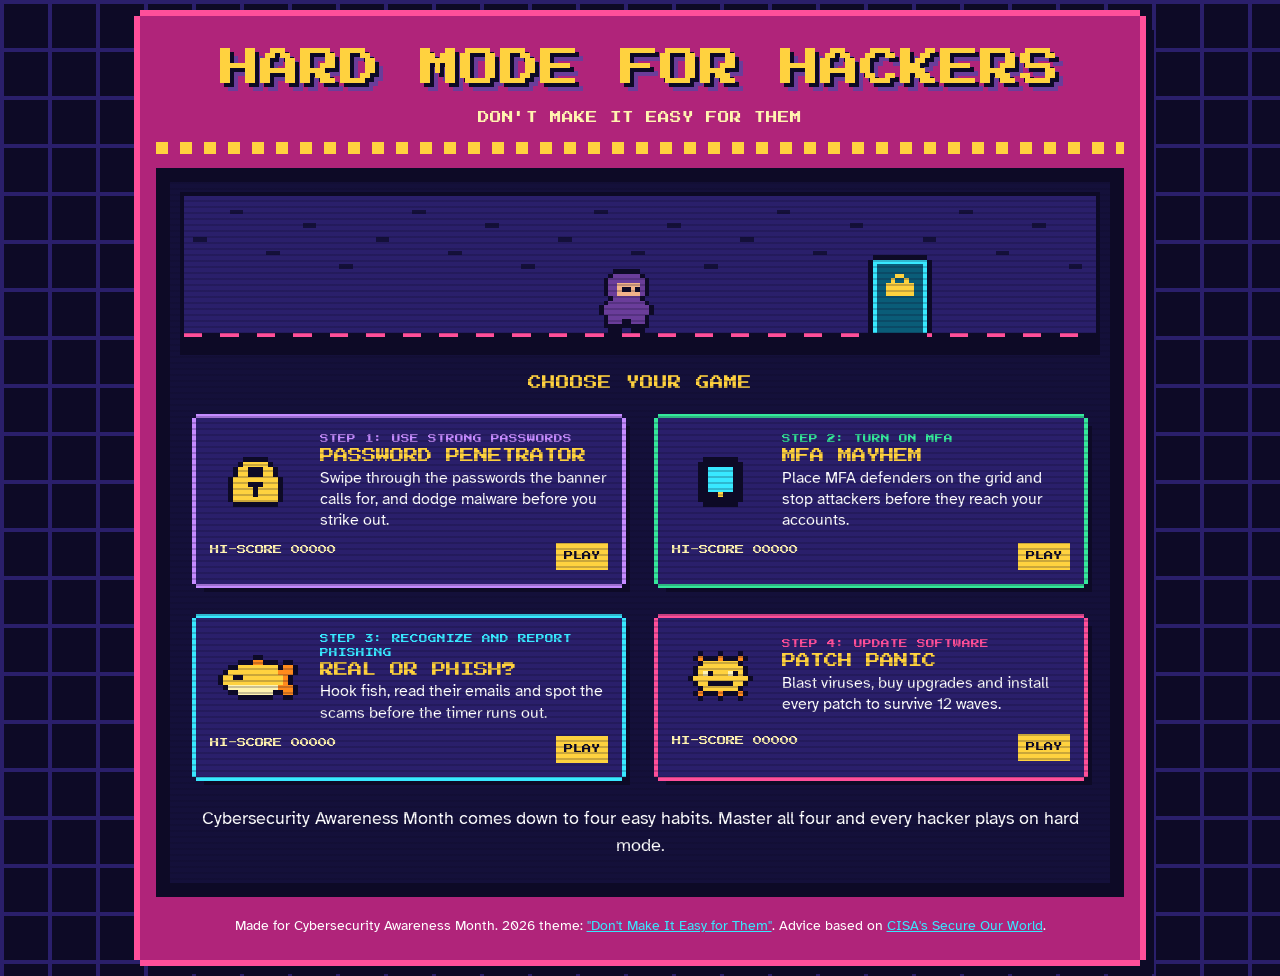
<file: index.html>
<!doctype html>
<html lang="en">
<head>
<meta charset="utf-8">
<meta name="viewport" content="width=device-width, initial-scale=1">
<title>Hard Mode for Hackers</title>
<meta name="description" content="Four arcade mini-games for Cybersecurity Awareness Month.">
<link rel="preconnect" href="https://fonts.googleapis.com">
<link rel="preconnect" href="https://fonts.gstatic.com" crossorigin>
<link href="https://fonts.googleapis.com/css2?family=Atkinson+Hyperlegible:wght@400;700&family=Press+Start+2P&display=swap" rel="stylesheet">
<link rel="stylesheet" href="assets/brand.css">
<style>
  .marquee { padding-top: 26px; }
  .tagline { margin: 0 0 14px; font: 400 .72rem/1.7 var(--pixel-font); text-align: center; text-transform: uppercase; color: var(--cream); }
  #attract { display: block; width: 100%; height: auto; aspect-ratio: 200 / 34; image-rendering: pixelated; box-shadow: 0 0 0 4px var(--ink); }
  .pick { margin: 22px 0 16px; font: 400 .85rem/1.6 var(--pixel-font); text-align: center; text-transform: uppercase; color: var(--sun); animation: blink 1.1s steps(2) infinite; }
  .games { display: grid; grid-template-columns: 1fr 1fr; gap: 26px 28px; padding: 4px 8px 20px; }
  .game {
    --frame: var(--neon);
    display: grid;
    grid-template-columns: 96px 1fr;
    gap: 6px 14px;
    align-items: center;
    padding: 14px;
    color: var(--paper);
    text-decoration: none;
  }
  .game canvas { grid-row: span 3; justify-self: center; image-rendering: pixelated; }
  .game .step { font: 400 .54rem/1.6 var(--pixel-font); text-transform: uppercase; color: var(--frame); }
  .game h2 { margin: 0; font: 400 .9rem/1.5 var(--pixel-font); text-transform: uppercase; color: var(--sun); }
  .game p { margin: 0; font-size: .98rem; line-height: 1.35; }
  .game .status { grid-column: 1 / -1; display: flex; justify-content: space-between; gap: 10px; margin-top: 6px; font: 400 .58rem/1.6 var(--pixel-font); text-transform: uppercase; color: var(--cream); }
  .game .play { color: var(--ink); background: var(--sun); padding: 6px 8px; }
  a.game:hover, a.game:focus-visible { --frame: var(--sun); background: var(--purple); outline: none; transform: translateY(-4px); }
  a.game:hover .play::before, a.game:focus-visible .play::before { content: "\25B6  "; }
  .game.locked { --frame: var(--purple); }
  .game.locked h2, .game.locked .step { color: var(--lavender); }
  .steps-note { margin: 0 8px 10px; padding-top: 4px; text-align: center; }
  footer { margin: 18px 8px 4px; font-size: .9rem; text-align: center; }
  footer a { color: var(--neon); }
  @media (max-width: 760px) {
    .games { grid-template-columns: 1fr; padding: 4px 4px 16px; }
    .game { grid-template-columns: 76px 1fr; }
  }
  @media (prefers-reduced-motion: reduce) { .pick { animation: none; } }
</style>
</head>
<body>
<div class="cabinet">
  <header class="marquee">
    <h1>Hard Mode for Hackers</h1>
  </header>
  <p class="tagline">Don't make it easy for them</p>
  <div class="lights" aria-hidden="true"></div>

  <div class="bezel">
    <main class="screen">
      <canvas id="attract" width="800" height="136" role="img" aria-label="A hacker walks up to a locked door and is denied."></canvas>
      <p class="pick">Choose your game</p>
      <div class="games" id="games"></div>
      <p class="steps-note">Cybersecurity Awareness Month comes down to four easy habits. Master all four and every hacker plays on hard mode.</p>
    </main>
  </div>
  <footer>Made for Cybersecurity Awareness Month. 2026 theme: <a href="https://staysafeonline.org/programs/champion/" target="_blank" rel="noopener">"Don't Make It Easy for Them"</a>. Advice based on <a href="https://www.cisa.gov/secure-our-world" target="_blank" rel="noopener">CISA's Secure Our World</a>.</footer>
</div>

<script src="assets/pixel.js"></script>
<script>
/* =========================================================
   THE GAMES
   When a teammate finishes a game, fill in its name, blurb and
   href. Nothing else on this page has to change.
   ========================================================= */
const GAMES = [
  {
    step: "Step 1: Use strong passwords", name: "Password Penetrator", href: "password/Game.html",
    blurb: "Swipe through the passwords the banner calls for, and dodge malware before you strike out.",
    frame: C.lavender, scoreKeys: ["cd_hi_fn_style"],
    art: ["..kkkkk...", ".kk...kk..", ".kk...kk..", "kkkkkkkkk.", "kkkiiikkk.", "kkkkikkkk.", "kkkkikkkk.", "kkkkkkkkk."]
  },
  {
    step: "Step 2: Turn on MFA", name: "MFA Mayhem", href: "mfa-mayhem/index.html",
    blurb: "Place MFA defenders on the grid and stop attackers before they reach your accounts.",
    frame: C.safe, scoreKeys: ["mfaHi"],
    art: [".iiiiiii.", ".innnnni.", ".innnnni.", ".innnnni.", ".innnnni.", ".innnnni.", ".iiikiii.", ".iiiiiii."]
  },
  {
    step: "Step 3: Recognize and report phishing", name: "Real or Phish?", href: "games/real-or-phish.html",
    blurb: "Hook fish, read their emails and spot the scams before the timer runs out.",
    frame: C.neon, scoreKeys: ["rop-best"],
    art: ["......ff......", "...kkkkkkkk.ff", ".kkkkkkkkkkfff", "kkiikkkkkkkkf.", "kkkkkkkkkkkkf.", ".llllllllllfff", "...lllllll..ff"]
  },
  {
    step: "Step 4: Update software", name: "Patch Panic", href: "games/patch-panic.html",
    blurb: "Blast viruses, buy upgrades and install every patch to survive 12 waves.",
    frame: C.pop, scoreKeys: ["patch-panic-last-stand-final-standard-best", "patch-panic-last-stand-final-hard-best"],
    art: [".f...f...f.", "..kkkkkkk..", ".kkkkkkkkk.", ".klikkklik.", "kkkkkkkkkkk", ".kkiiiiikk.", "..kkkkkkk..", ".f...f...f."]
  }
];

const ART_COLORS = { k: C.sun, f: C.orange, i: C.ink, l: C.cream, n: C.neon };
const LOCKED_COLORS = { k: C.lavender, i: C.ink, n: C.purple };

function bestScore(keys) {
  try {
    return Math.max(0, ...keys.map((key) => Number(localStorage.getItem(key)) || 0));
  } catch {
    return 0;
  }
}

GAMES.forEach((game) => {
  const card = document.createElement(game.href ? "a" : "div");
  card.className = game.href ? "game frame" : "game frame locked";
  card.style.setProperty("--frame", game.frame);
  if (game.href) card.href = game.href;

  const icon = copySprite(makeSprite(game.art, game.href ? ART_COLORS : LOCKED_COLORS));
  icon.style.width = `${icon.width * 5}px`;

  const score = String(bestScore(game.scoreKeys)).padStart(5, "0");
  const words = document.createElement("div");
  words.innerHTML = `<div class="step">${game.step}</div><h2>${game.name}</h2><p>${game.blurb}</p>`;
  const status = document.createElement("div");
  status.className = "status";
  status.innerHTML = game.href
    ? `<span>Hi-score ${score}</span><span class="play">Play</span>`
    : "<span>Teammate's game loading</span>";
  words.style.gridRow = "span 3";
  card.append(icon, words, status);
  document.getElementById("games").append(card);
});

/* =========================================================
   ATTRACT SCREEN: a hacker keeps failing to get in
   ========================================================= */
const attract = document.getElementById("attract").getContext("2d");
const hacker = makeSprite([
  "..hhhhhh..", ".hhhhhhhh.", ".hhfffffh.", ".hhfiifih.", ".hhfffffh.", "..hhhhhh..",
  ".hhhhhhhh.", "hhhhhhhhhh", "hhhhhhhhhh", ".hhhhhhhh.", ".hhh..hhh.", ".iii..iii."
], { h: C.purple, f: C.skin, i: C.ink });
const door = makeSprite([
  "wwwwwwwwwwww", "wddddddddddw", "wddddddddddw", "wddddllddddw", "wdddlddldddw",
  "wddllllllddw", "wddllllllddw", "wddllllllddw", "wddddddddddw", "wddddddddddw",
  "wddddddddddw", "wddddddddddw", "wddddddddddw", "wddddddddddw", "wddddddddddw", "wddddddddddw"
], { w: C.neon, d: C.deep, l: C.sun });
const WALK_MS = 4200;
const stillMotion = matchMedia("(prefers-reduced-motion: reduce)").matches;

function drawAttract(now) {
  attract.setTransform(4, 0, 0, 4, 0, 0);
  attract.imageSmoothingEnabled = false;
  attract.fillStyle = C.indigo;
  attract.fillRect(0, 0, 200, 34);
  attract.fillStyle = C.night;
  for (let x = 2; x < 200; x += 8) attract.fillRect(x, 3 + (x % 5) * 3, 3, 1);
  attract.fillStyle = C.ink;
  attract.fillRect(0, 30, 200, 4);
  attract.fillStyle = C.pop;
  for (let x = 0; x < 200; x += 8) attract.fillRect(x, 30, 4, 1);

  const t = stillMotion ? 1 : (now % WALK_MS) / WALK_MS;
  const walking = Math.min(1, t / 0.6);
  const x = 20 + walking * 118;
  const denied = t > 0.6;
  attract.drawImage(door, 150, 13);
  attract.drawImage(hacker, Math.round(x), 16 + (!denied && Math.floor(now / 140) % 2 ? 1 : 0));

  attract.font = '8px "Press Start 2P", monospace';
  attract.textAlign = "right";
  attract.fillStyle = C.danger;
  if (denied && Math.floor(now / 250) % 2 === 0 || stillMotion) attract.fillText("ACCESS DENIED", 146, 12);
  if (!stillMotion) requestAnimationFrame(drawAttract);
}
requestAnimationFrame(drawAttract);
</script>
</body>
</html>
</file>
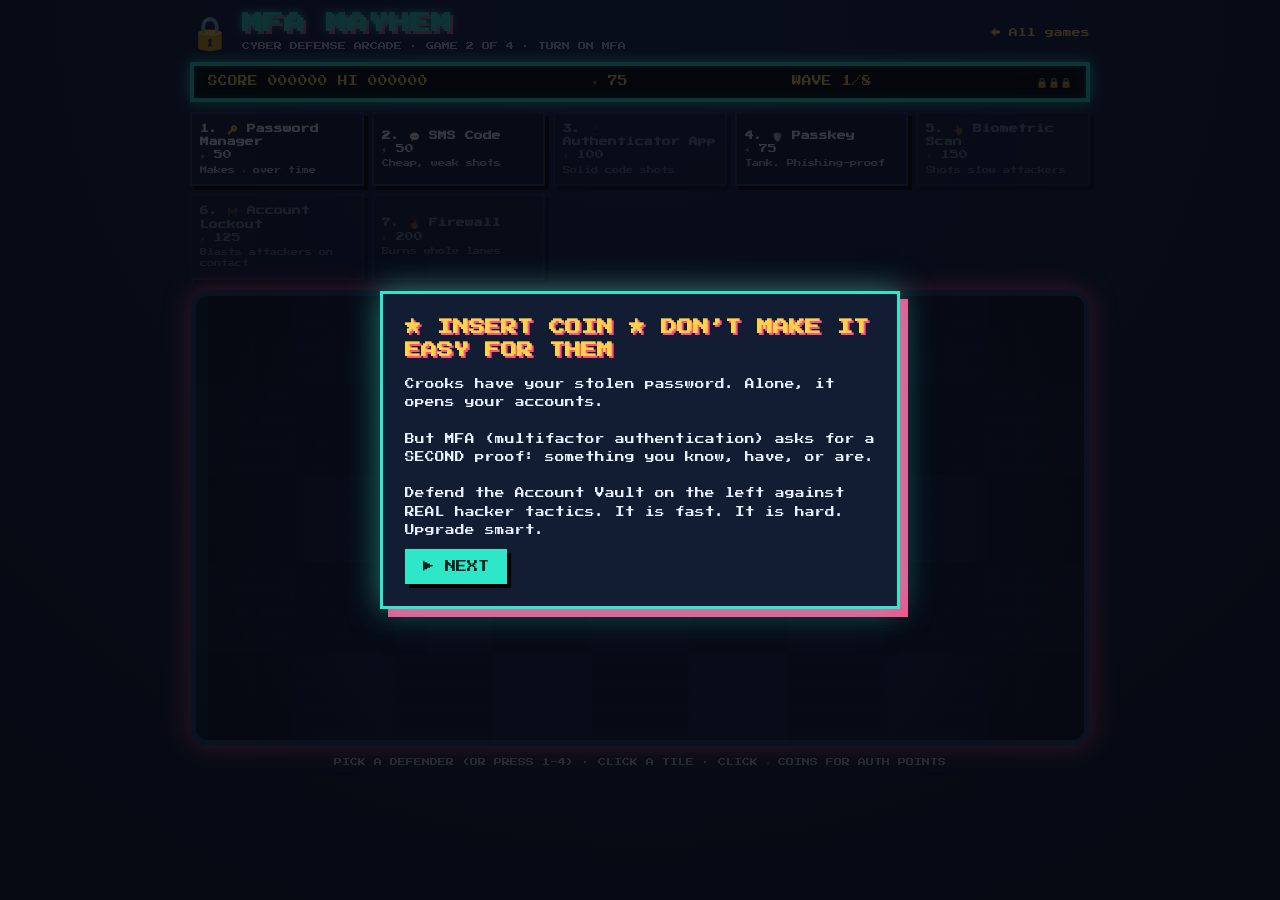
<file: mfa-mayhem/index.html>
<!DOCTYPE html>
<html lang="en">
<head>
<meta charset="UTF-8">
<meta name="viewport" content="width=device-width, initial-scale=1, viewport-fit=cover">
<title>MFA Mayhem – Cyber Defense Arcade</title>
<link rel="preconnect" href="https://fonts.googleapis.com"><link rel="preconnect" href="https://fonts.gstatic.com" crossorigin><link href="https://fonts.googleapis.com/css2?family=Press+Start+2P&display=swap" rel="stylesheet">
<link rel="stylesheet" href="style.css">
</head>
<body>
<header class="brand">
  <span class="logo">🔒</span>
  <div><h1>MFA MAYHEM</h1><p>CYBER DEFENSE ARCADE · GAME 2 OF 4 · TURN ON MFA</p></div>
  <a class="home" href="../index.html">← All games</a>
</header>
<div class="hud">
  <div id="score">SCORE 000000</div><div id="pts">⚡ 100</div><div id="wave">WAVE 1/5</div><div id="lives">🔒🔒🔒</div>
</div>
<div id="cards"></div>
<div class="crt"><canvas id="game" width="900" height="450"></canvas></div>
<p class="hint">PICK A DEFENDER (OR PRESS 1-4) · CLICK A TILE · CLICK ⚡ COINS FOR AUTH POINTS</p>
<div id="modal" class="modal hidden"><div class="card"><h2 id="mt"></h2><p id="mb"></p><button id="mgo"></button></div></div>
<script src="game.js"></script>
</body>
</html>
</file>
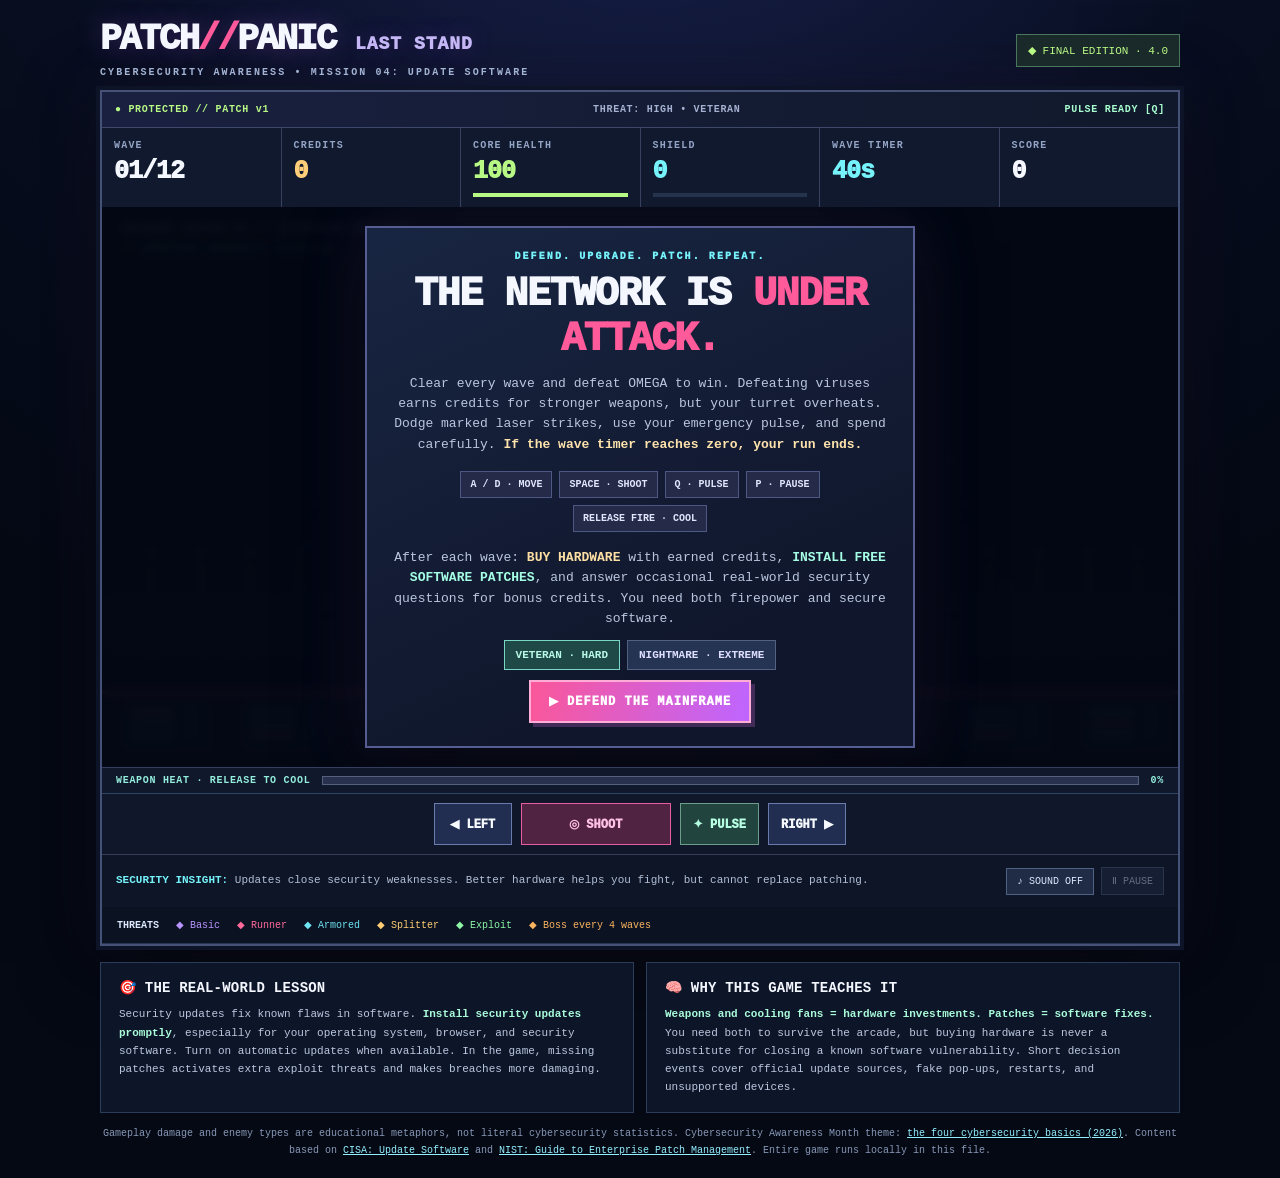
<file: games/patch-panic.html>
<!doctype html>
<html lang="en">
<head>
<meta charset="utf-8">
<meta name="viewport" content="width=device-width,initial-scale=1">
<meta name="theme-color" content="#080e1d">
<title>PATCH//PANIC: LAST STAND — Final Edition | Cybersecurity Arcade</title>
<meta name="description" content="Play Patch Panic: Last Stand, a challenging offline cybersecurity arcade game. Defeat 12 virus waves, earn weapon upgrades, install software patches, and defeat OMEGA.">
<style>
:root{color-scheme:dark;--bg:#060a15;--surface:#121b2f;--surface2:#1a2640;--edge:#304362;--cyan:#75f2fa;--pink:#ff5a99;--lime:#b8f985;--yellow:#ffce79;--purple:#bc9afc;--muted:#a4b1d0;--ink:#f5f7ff}
*{box-sizing:border-box}html{min-height:100%;background:var(--bg)}body{margin:0;padding:22px 12px;background:radial-gradient(ellipse 100% 90% at 50% -20%,#1b2455 0%,#080e20 50%,#050914 90%);font-family:ui-monospace,SFMono-Regular,Menlo,Consolas,monospace;color:var(--ink)}button{font:inherit;cursor:pointer;touch-action:manipulation}button:focus-visible{outline:2px solid var(--cyan);outline-offset:3px}button:disabled{cursor:not-allowed;opacity:.42}a{color:#93efff}.wrap{max-width:1080px;margin:auto}.mast{display:flex;align-items:center;justify-content:space-between;gap:12px;margin-bottom:12px}.wordmark{font-weight:1000;font-size:clamp(22px,3.9vw,36px);letter-spacing:-2px;line-height:1;text-shadow:0 0 26px #a65bdf55}.wordmark em{font-style:normal;color:var(--pink)}.subtitle{font-size:10px;font-weight:850;letter-spacing:2.1px;color:#a4b4d4;margin-top:9px}.version{font-size:11px;color:var(--lime);border:1px solid #49775c;background:#1a2929;padding:9px 11px;white-space:nowrap}.shell{border:2px solid #465177;box-shadow:0 0 0 4px #0e1427,0 18px 70px #0009,0 0 60px #563e8a27;background:var(--bg);overflow:hidden;outline:none}.topline{min-height:36px;display:flex;align-items:center;gap:10px;justify-content:space-between;padding:9px 13px;background:linear-gradient(95deg,#1a2040,#10192b);border-bottom:1px solid #3d486b;font-size:10px;font-weight:850;letter-spacing:.7px}.topline .live{color:var(--lime)}.topline .level{color:var(--muted)}.hud{display:grid;grid-template-columns:repeat(6,minmax(0,1fr));gap:1px;background:#364260}.stat{min-width:0;padding:12px 12px 10px;background:#10192d}.label{font-size:10px;color:#94a4c6;font-weight:850;letter-spacing:1.2px;margin-bottom:6px;white-space:nowrap}.value{font-size:clamp(16px,2.5vw,25px);font-weight:1000;font-variant-numeric:tabular-nums;letter-spacing:-1px;white-space:nowrap}.value.gold{color:var(--yellow)}.value.lime{color:var(--lime)}.value.aqua{color:var(--cyan)}.value.warn{color:var(--pink)}.meter{height:4px;margin-top:7px;background:#26334d;overflow:hidden}.meter>div{height:100%;background:var(--lime);width:100%;transition:width .13s}.stage{position:relative;background:#091024;overflow:hidden}.stage.shopping canvas,.stage.shopping .scan{display:none}.stage.shopping .overlay{position:relative;inset:auto;min-height:500px;padding:18px}.stage.shopping .modal{max-height:none;overflow:visible}.stage.shopping .footshop{position:static}canvas{display:block;width:100%;height:auto;aspect-ratio:960/500;touch-action:none;cursor:crosshair}.scan{position:absolute;inset:0;z-index:1;pointer-events:none;opacity:.14;background:repeating-linear-gradient(0deg,transparent 0px,transparent 3px,#02030b 4px,#02030b 5px)}.toast{z-index:2;position:absolute;top:15px;left:50%;transform:translateX(-50%);background:#19233be8;border:1px solid #6975a7;color:white;font-size:12px;font-weight:1000;letter-spacing:1px;padding:9px 14px;text-align:center;max-width:92%;opacity:0;transition:opacity .15s;pointer-events:none}.toast.visible{opacity:1}.overlay{position:absolute;z-index:4;inset:0;background:#030712ed;backdrop-filter:blur(5px);-webkit-backdrop-filter:blur(5px);display:flex;align-items:center;justify-content:center;padding:14px}.overlay.hidden{display:none}.modal{width:min(100%,550px);max-height:100%;overflow:auto;background:linear-gradient(155deg,#182542,#10172c 75%);border:2px solid #555d93;box-shadow:0 16px 65px #0009,0 0 60px #855bc42b;padding:23px 24px;text-align:center;scrollbar-width:thin;scrollbar-color:#52618c #101729}.modal.large{width:min(100%,870px);padding:18px 20px;text-align:left}.kicker{font-size:10px;color:var(--cyan);letter-spacing:2.1px;font-weight:1000;text-transform:uppercase}.title{font-size:clamp(25px,4.5vw,40px);font-weight:1000;letter-spacing:-1.4px;line-height:1.12;margin:11px 0}.title i{color:var(--pink);font-style:normal}.description{font-size:13px;line-height:1.56;color:#bac6df;margin:11px 0}.chips{display:flex;justify-content:center;gap:7px;flex-wrap:wrap;margin:16px 0}.chip{padding:7px 9px;font-weight:800;font-size:10px;background:#242a48;border:1px solid #4c5783;color:#e1e5fc}.btn{background:linear-gradient(100deg,#fa5799,#be65ff);color:white;border:2px solid #ffacd7;min-height:43px;padding:10px 18px;font-size:12px;font-weight:1000;letter-spacing:1px;text-transform:uppercase;box-shadow:4px 4px #422b58}.btn:hover:not(:disabled){filter:brightness(1.12)}.btn:active:not(:disabled){transform:translate(2px,2px);box-shadow:2px 2px #422b58}.btn.sec{background:#27324f;border-color:#7c89b0;box-shadow:3px 3px #141b30}.btn.good{background:#235951;border-color:#83f2b7;box-shadow:3px 3px #112b2d;color:#d7ffed}.tip{margin:11px 0;padding:10px 12px;color:#c7f7e8;border:1px solid #468b7b;background:#153233;font-size:12px;line-height:1.46}.tip.hot{background:#38243a;border-color:#a0527b;color:#ffdaeb}.controls{display:flex;align-items:center;justify-content:center;gap:9px;padding:9px;background:#10172b;border-top:1px solid var(--edge)}.ctl{height:42px;min-width:78px;padding:0 12px;background:#222e51;border:1px solid #697cab;color:#f6faff;font-size:12px;font-weight:1000}.ctl:active{background:#3b507c}.ctl.fire{min-width:150px;border-color:#e75d9e;background:#502342;color:#ffc0e5}.ctl.pulse{border-color:#6d9d8a;background:#21443e;color:#b7ffe2}.bottom{display:flex;align-items:center;justify-content:space-between;gap:12px;padding:12px 14px;background:#0d1526;border-top:1px solid #343d59}.lesson{font-size:11px;line-height:1.45;color:#b2c0d7}.lesson b{color:var(--cyan)}.quiet{font-size:10px;padding:7px 10px;background:#202b46;border:1px solid #4f6284;color:#dbe8fd;white-space:nowrap}.shopbar{display:flex;justify-content:space-between;gap:10px;align-items:flex-start}.shopname{font-weight:1000;font-size:24px;letter-spacing:-.7px;line-height:1.1;margin:5px 0}.bank{font-weight:1000;font-size:24px;color:var(--yellow)}.detail{color:#aebcdc;font-size:11px;line-height:1.45;margin:7px 0 10px}.secureline{display:grid;grid-template-columns:1fr auto;gap:10px;align-items:center;border:1px solid #437a6a;background:#142d30;padding:10px 12px;margin:9px 0}.secureline.due{border-color:#d07491;background:#39253a}.secureline strong{font-size:12px;color:#b6ffe1}.secureline.due strong{color:#ffd0e6}.secureline small{font-size:10px;color:#b7d0d3;line-height:1.4;display:block;margin-top:4px}.little{border:1px solid #73c8ad;background:#b4ffdf;color:#06372a;font-size:10px;font-weight:1000;padding:9px 10px;white-space:nowrap}.autoline{display:flex;justify-content:space-between;gap:9px;align-items:center;padding:8px 11px;background:#151d34;border:1px solid #3d5072;font-size:10px;color:#bfcbe1}.autoline button{border:1px solid #6b81a9;background:#253653;color:#e4f7fb;padding:7px 10px;font-weight:900;font-size:10px;white-space:nowrap}.autoline button.on{border-color:#74d5a5;background:#285345;color:#cbffe7}.scenario{display:flex;align-items:center;justify-content:space-between;gap:10px;padding:9px 10px;background:#292539;border:1px solid #77638d;margin-top:9px}.scenario span{font-size:10px;line-height:1.45;color:#ddd3f3}.scenario button{border:1px solid #b99fe7;background:#48365d;color:white;font-size:10px;font-weight:950;padding:8px;white-space:nowrap}.gridlabel{font-size:11px;font-weight:1000;letter-spacing:1px;margin:12px 0 8px;color:#bdc7f2}.upgrades{display:grid;grid-template-columns:repeat(4,minmax(0,1fr));gap:8px}.upgrade{min-height:122px;display:flex;flex-direction:column;gap:5px;border:1px solid #455379;background:#172139;padding:10px}.upgrade .ico{font-size:19px}.upgrade .name{font-size:11px;font-weight:1000;line-height:1.2}.upgrade .desc{font-size:10px;color:#b0bbd4;line-height:1.35;flex:1}.upgrade button{padding:8px 4px;font-size:10px;font-weight:1000;color:#f8efff;border:1px solid #a97cdd;background:#4a2c6c;width:100%}.upgrade button:not(:disabled):hover{background:#63378a}.upgrade button:disabled{opacity:.47}.footshop{display:flex;align-items:center;justify-content:space-between;gap:14px;margin-top:13px;position:sticky;bottom:-1px;z-index:1;padding:9px 3px 4px;background:linear-gradient(180deg,#12192bd9,#10172c 25%);border-top:1px solid #485478}.footshop .detail{margin:0;max-width:470px}.decisionchoices{display:grid;grid-template-columns:1fr;gap:9px;text-align:left;margin:16px auto}.decisionchoices button{border:1px solid #697da0;background:#202f4d;color:#e9edff;padding:12px 14px;min-height:46px;text-align:left;font-weight:850;font-size:12px;line-height:1.45}.decisionchoices button:hover{background:#34496a;border-color:var(--cyan)}.record{display:grid;grid-template-columns:repeat(3,minmax(0,1fr));gap:8px;margin:15px 0}.record div{background:#18243f;border:1px solid #3a5176;padding:12px 8px}.record strong{display:block;font-size:19px;color:#eafaff}.record small{display:block;color:#9faed1;font-size:9px;font-weight:850;margin-top:4px}.legend{padding:12px 15px;display:flex;align-items:center;gap:9px 17px;flex-wrap:wrap;background:#0b1221;border-bottom:1px solid #263650;color:#acb9d5;font-size:10px}.legend strong{color:#dce8ff}.education{display:grid;grid-template-columns:1fr 1fr;gap:12px;margin-top:16px}.info{border:1px solid #2c3d5a;background:#0d1629;padding:16px 18px}.info h2{margin:0 0 9px;font-size:14px;letter-spacing:.2px}.info p{font-size:11px;line-height:1.65;color:#bcc8e0;margin:0}.info b{color:#a9fbd9}footer.sources{margin-top:12px;font-size:10px;color:#8798b7;line-height:1.7;text-align:center}.prg{display:flex;align-items:center;justify-content:center;gap:7px;flex-wrap:wrap;margin:10px 0}.prg button{border:1px solid #526081;color:#dedfff;background:#263453;font-size:11px;padding:8px 11px;font-weight:900}.prg button.chosen{border-color:#7ad7c5;color:#b8f8e6;background:#1e4947}
@media(max-width:760px){body{padding:0}.shell{border-width:1px}.mast{padding:12px 10px 0}.version{font-size:9px;padding:7px}.hud{grid-template-columns:repeat(3,minmax(0,1fr))}.stat{padding:8px 10px}.label{font-size:8px;margin-bottom:3px}.value{font-size:17px}.meter{margin-top:4px}.modal{padding:13px 12px}.modal.large{padding:10px 12px}.description{font-size:11px;margin:7px 0}.title{font-size:25px;margin:8px 0}.chips{margin:9px 0}.chip{font-size:9px}.upgrades{grid-template-columns:repeat(2,minmax(0,1fr));gap:6px}.upgrade{min-height:103px;padding:8px}.upgrade .desc{font-size:9px}.upgrade .ico{font-size:15px}.upgrade .name{font-size:10px}.shopname{font-size:19px}.bank{font-size:19px}.secureline small{font-size:9px}.secureline strong{font-size:10px}.little{font-size:9px;padding:8px 5px}.scenario span{font-size:9px}.footshop .detail{font-size:9px}.footshop .btn{font-size:10px;padding:8px 9px;min-height:38px}.controls{gap:5px;padding:7px}.ctl{min-width:55px;padding:0 8px;font-size:10px}.ctl.fire{min-width:103px}.lesson{font-size:9px}.legend{font-size:9px}.education{grid-template-columns:1fr;margin:12px 8px}.topline{font-size:8px;padding:7px}.topline .level{display:none}}
@media(max-width:500px){canvas{height:330px;aspect-ratio:auto}.overlay{padding:7px}.modal.large{padding:9px 9px}.shopname{font-size:17px}.bank{font-size:16px}.detail{margin:4px 0 5px;font-size:9px}.secureline{padding:6px 8px;margin:5px 0}.autoline{padding:5px 8px}.scenario{padding:5px 7px;margin-top:5px}.gridlabel{margin:6px 0}.upgrade{min-height:90px;gap:3px;padding:6px}.upgrade .desc{line-height:1.26}.upgrade button{padding:5px 3px}.footshop{margin-top:7px}.btn{padding:7px 10px;min-height:36px}.wordmark{font-size:22px}.subtitle{font-size:8px}.modal .tip{font-size:10px;margin:7px 0;padding:7px}.decisionchoices{gap:5px;margin:8px auto}.decisionchoices button{padding:9px;font-size:10px}.record{margin:8px 0}}
@media(prefers-reduced-motion:reduce){*,*::before,*::after{transition:none!important}}

.heatline{display:flex;align-items:center;gap:12px;padding:7px 14px;background:#10192b;border-top:1px solid #343e5f;font-size:10px;font-weight:900;color:#94eddd;letter-spacing:.7px}.heattrack{flex:1;height:9px;background:#28324e;border:1px solid #54617e;overflow:hidden}.heattrack div{height:100%;width:0;background:linear-gradient(90deg,#71e6d6,#ffb66e,#ff4e85);transition:width .12s}.heatline.overheat{color:#ff739d}.heatline.overheat .heattrack{border-color:#ff4e85}.bossbar{position:absolute;top:55px;left:18%;right:18%;height:9px;background:#36192a;border:1px solid #ffb27c;z-index:1;pointer-events:none}.bossbar>div{height:100%;background:linear-gradient(90deg,#ff547b,#ffc26b);width:100%}.bossbar::before{content:'BOSS INTEGRITY';position:absolute;bottom:13px;color:#ffbc80;font:bold 12px monospace;white-space:nowrap;left:0}@media(max-width:500px){.heatline{font-size:8px;padding:6px 9px;gap:6px}.bossbar{left:14%;right:14%;top:51px}}

.utilities{display:flex;gap:7px;align-items:center;flex-shrink:0}
.end-actions{display:flex;justify-content:center;align-items:center;gap:12px;flex-wrap:wrap;margin-top:12px}
#pp-sound[aria-pressed="true"]{color:#beffe4;border-color:#57987e;background:#193d38}
.modal .description b{font-weight:900}
@media(max-width:760px){.utilities{gap:5px}.quiet{font-size:9px;padding:7px 8px}}
@media(max-width:500px){.bottom{align-items:flex-start;gap:6px;padding:8px}.utilities{flex-direction:column;gap:5px}.quiet{font-size:8px;padding:6px}.end-actions{gap:9px}}
</style>
</head>
<body>
<div class="wrap">
 <header class="mast"><div><div class="wordmark">PATCH<em>//</em>PANIC <span style="font-size:.5em;letter-spacing:1px;color:#c5b6f6">LAST STAND</span></div><div class="subtitle">CYBERSECURITY AWARENESS • MISSION 04: UPDATE SOFTWARE</div></div><div class="version">◆ FINAL EDITION · 4.0</div></header>
 <main id="pp-game" class="shell" tabindex="0" aria-label="Patch Panic cyber defense arcade shooter">
  <div class="topline"><span class="live" id="pp-status">● SYSTEM READY</span><span class="level" id="pp-threat">THREAT: HIGH • VETERAN</span><span id="pp-pulse-status" style="color:#a8d5fa">PULSE READY [Q]</span></div>
  <div class="hud">
   <div class="stat"><div class="label">WAVE</div><div class="value" id="pp-wave">01/12</div></div>
   <div class="stat"><div class="label">CREDITS</div><div class="value gold" id="pp-credits">0</div></div>
   <div class="stat"><div class="label">CORE HEALTH</div><div class="value lime" id="pp-health">100</div><div class="meter"><div id="pp-health-meter"></div></div></div>
   <div class="stat"><div class="label">SHIELD</div><div class="value aqua" id="pp-shield">0</div><div class="meter"><div id="pp-shield-meter" style="background:var(--cyan);width:0%"></div></div></div>
   <div class="stat"><div class="label">WAVE TIMER</div><div class="value aqua" id="pp-timer">40s</div></div>
   <div class="stat"><div class="label">SCORE</div><div class="value" id="pp-score">0</div></div>
  </div>
  <div class="stage"><canvas id="pp-canvas" width="960" height="500" aria-label="Arcade shooter. Move left or right and shoot the viruses. Beware projectiles and boss enemies."></canvas><div class="scan"></div><div class="toast" id="pp-toast"></div>
   <div class="overlay" id="pp-overlay"><div class="modal">
    <div class="kicker">DEFEND. UPGRADE. PATCH. REPEAT.</div><div class="title">THE NETWORK IS <i>UNDER ATTACK.</i></div>
    <p class="description">Clear every wave and defeat OMEGA to win. Defeating viruses earns credits for stronger weapons, but your turret overheats. Dodge marked laser strikes, use your emergency pulse, and spend carefully. <b style="color:#ffe3ad">If the wave timer reaches zero, your run ends.</b></p>
    <div class="chips"><span class="chip">A / D · MOVE</span><span class="chip">SPACE · SHOOT</span><span class="chip">Q · PULSE</span><span class="chip">P · PAUSE</span><span class="chip">RELEASE FIRE · COOL</span></div>
    <p class="description">After each wave: <b style="color:#ffe0a4">BUY HARDWARE</b> with earned credits, <b style="color:#a5ffe4">INSTALL FREE SOFTWARE PATCHES</b>, and answer occasional real-world security questions for bonus credits. You need both firepower and secure software.</p>
    <div class="prg"><button data-action="difficulty" data-value="standard" class="chosen">VETERAN · HARD</button><button data-action="difficulty" data-value="hard">NIGHTMARE · EXTREME</button></div>
    <button class="btn" data-action="start">▶ DEFEND THE MAINFRAME</button>
   </div></div>
  </div>
  <div class="heatline" aria-label="Weapon temperature"><span id="pp-heatlabel">WEAPON HEAT · COOL</span><div class="heattrack"><div id="pp-heatfill"></div></div><span id="pp-heatvalue">0%</span></div>
  <div class="controls"><button class="ctl" id="pp-left" aria-label="Move left">◀ LEFT</button><button class="ctl fire" id="pp-fire" aria-label="Shoot">◎ SHOOT</button><button class="ctl pulse" id="pp-pulse" aria-label="Activate emergency pulse">✦ PULSE</button><button class="ctl" id="pp-right" aria-label="Move right">RIGHT ▶</button></div>
  <div class="bottom"><div class="lesson" id="pp-lesson"><b>SECURITY INSIGHT:</b> Updates close security weaknesses. Better hardware helps you fight, but cannot replace patching.</div><div class="utilities"><button class="quiet" id="pp-sound" aria-label="Turn on sound effects" aria-pressed="false">♪ SOUND OFF</button><button class="quiet" id="pp-pause" disabled>Ⅱ PAUSE</button></div></div>
  <div class="legend"><strong>THREATS</strong><span style="color:#b894ff">◆ Basic</span><span style="color:#ff6a9a">◆ Runner</span><span style="color:#6fe5f3">◆ Armored</span><span style="color:#ffcd73">◆ Splitter</span><span style="color:#8df7a7">◆ Exploit</span><span style="color:#fcb45f">◆ Boss every 4 waves</span></div>
 </main>
 <div class="education"><section class="info"><h2>🎯 THE REAL-WORLD LESSON</h2><p>Security updates fix known flaws in software. <b>Install security updates promptly</b>, especially for your operating system, browser, and security software. Turn on automatic updates when available. In the game, missing patches activates extra exploit threats and makes breaches more damaging.</p></section><section class="info"><h2>🧠 WHY THIS GAME TEACHES IT</h2><p><b>Weapons and cooling fans = hardware investments.</b> <b>Patches = software fixes.</b> You need both to survive the arcade, but buying hardware is never a substitute for closing a known software vulnerability. Short decision events cover official update sources, fake pop-ups, restarts, and unsupported devices.</p></section></div>
 <footer class="sources">Gameplay damage and enemy types are educational metaphors, not literal cybersecurity statistics. Cybersecurity Awareness Month theme: <a href="https://www.staysafeonline.org/cybersecurity-awareness-month" target="_blank" rel="noopener noreferrer">the four cybersecurity basics (2026)</a>. Content based on <a href="https://www.cisa.gov/secure-our-world/update-software" target="_blank" rel="noopener noreferrer">CISA: Update Software</a> and <a href="https://csrc.nist.gov/pubs/sp/800/40/r4/final" target="_blank" rel="noopener noreferrer">NIST: Guide to Enterprise Patch Management</a>. Entire game runs locally in this file.</footer>
</div>
<script>
(()=>{'use strict';
const root=document.getElementById('pp-game'),el=id=>root.querySelector('#'+id),canvas=el('pp-canvas'),ctx=canvas.getContext('2d'),overlay=el('pp-overlay');
const W=960,H=500,FLOOR=432,rand=(a,b)=>a+Math.random()*(b-a),ri=(a,b)=>Math.floor(rand(a,b+1)),clamp=(x,a,b)=>Math.max(a,Math.min(b,x));
const SPECS={basic:{r:19,speed:55,health:1,pay:26,score:100,color:'#ad8aff',leak:11},runner:{r:15,speed:120,health:1,pay:33,score:160,color:'#ff6b9b',leak:14},armor:{r:26,speed:36,health:4,pay:50,score:260,color:'#68e7fa',leak:20},split:{r:23,speed:58,health:3,pay:55,score:300,color:'#ffd275',leak:17},sniper:{r:22,speed:39,health:2,pay:54,score:310,color:'#f290e5',leak:16},exploit:{r:21,speed:73,health:3,pay:56,score:350,color:'#8eff9b',leak:21},mini:{r:12,speed:138,health:1,pay:12,score:60,color:'#ffd275',leak:7},boss:{r:51,speed:22,health:30,pay:450,score:3000,color:'#ffb65c',leak:43}};
const store={get(k,defaultValue){try{return localStorage.getItem(k)||defaultValue}catch(_){return defaultValue}},set(k,v){try{localStorage.setItem(k,v)}catch(_){}}};
const upgrades=[
 {id:'fire',icon:'⚡',name:'RAPID FIRE',desc:'Fire faster, but build heat faster. Choose cooling too.',max:5,cost:l=>130+l*110},
 {id:'multi',icon:'✦',name:'MULTI-SHOT',desc:'Double, then triple shot. More heat per volley.',max:2,cost:l=>235+l*280},
 {id:'plasma',icon:'◇',name:'PLASMA CORE',desc:'More damage per shot. Essential vs bosses.',max:4,cost:l=>190+l*150},
 {id:'pierce',icon:'↟',name:'PIERCING ROUNDS',desc:'Shots pierce enemies in crowded waves.',max:2,cost:l=>245+l*215},
 {id:'shield',icon:'⬡',name:'SHIELD ARRAY',desc:'Add +25 barrier and recharge a little each wave.',max:4,cost:l=>165+l*115},
 {id:'drone',icon:'⌾',name:'AUTO DRONE',desc:'Auto-targets viruses even while your gun cools.',max:2,cost:l=>380+l*310},
 {id:'cooling',icon:'❄',name:'COOLING FAN',desc:'Reduce overheat downtime and sustain fire.',max:3,cost:l=>175+l*145},
 {id:'repair',icon:'✚',name:'CORE REPAIR',desc:'Restore +24 health; one repair per shop.',max:999,cost:()=>165+wave*13}
];
const advisories=[
 {system:'WEB BROWSER',why:'Browser updates close flaws that malicious websites could exploit.'},
 {system:'OPERATING SYSTEM',why:'Operating system updates fix security bugs across the device.'},
 {system:'SECURITY SOFTWARE',why:'Security software also needs updates to maintain its protection.'},
 {system:'APPLICATIONS',why:'Apps and other software can contain exploitable vulnerabilities.'}
];
const decisions=[
 {title:'The suspicious pop-up',question:'An unfamiliar webpage says “CRITICAL UPDATE — DOWNLOAD NOW!” What is safest?',options:['Download the file immediately','Open the app or device settings and check for a real update','Ignore all updates forever'],correct:1,explain:'Use the operating system, official app, or trusted developer source. Unexpected website pop-ups may be scams.'},
 {title:'The restart reminder',question:'A legitimate system update finished downloading and asks to restart. What should you do?',options:['Save your work and restart when practical','Never restart: downloaded patches are always fully active','Turn off update notifications'],correct:0,explain:'Some updates need a restart to finish installing. Save your work and complete the restart promptly.'},
 {title:'Automatic updates',question:'Which choice makes it easiest to stay current with security patches?',options:['Enable automatic updates in settings','Wait until you notice malware','Only update once every two years'],correct:0,explain:'Automatic updates reduce the chance of missing important security fixes. Still watch for prompts requiring action.'},
 {title:'Old, unsupported software',question:'Your laptop uses an app that no longer receives security fixes. What is the safer long-term plan?',options:['Ignore the missing patches','Replace or upgrade to supported software','Download a random unofficial patch'],correct:1,explain:'Unsupported software may have vulnerabilities that are never patched. Move to a supported version or alternative.'},
 {title:'Which update first?',question:'A critical security fix and a cosmetic theme update are both available. What takes priority?',options:['The cosmetic update','The critical security fix','Neither because updates slow computers'],correct:1,explain:'Security updates that address serious weaknesses should be prioritized.'},
 {title:'Are you fully patched?',question:'Automatic updates are enabled, but a browser still says “update pending.” What should you do?',options:['Check the official browser updater and finish the installation','Assume auto-update has definitely handled it','Download an updater from an online advertisement'],correct:0,explain:'Automatic updating is helpful, but check that updates completed; some require attention, sufficient space, or a restart.'}
];
let mode='menu',difficulty='standard',wave=1,health=100,shield=0,credits=0,score=0,best=0,patch=1,auto=false;
let levels={fire:0,multi:0,plasma:0,pierce:0,shield:0,drone:0,cooling:0},soundOn=false;
let audioContext=null,lastShotSound=-100,lastHitSound=-100,lastWaveClear=true,lastWaveReward=0;
const landingHTML=overlay.innerHTML;
const scoreKey=()=>'patch-panic-last-stand-final-'+difficulty+'-best';
function playSound(kind){
 if(!soundOn)return;
 if(kind==='shot'&&clock-lastShotSound<.105)return;
 if(kind==='hit'&&clock-lastHitSound<.18)return;
 if(kind==='shot')lastShotSound=clock; if(kind==='hit')lastHitSound=clock;
 try{const Audio=window.AudioContext||window.webkitAudioContext;if(!Audio)return;audioContext=audioContext||new Audio();if(audioContext.state==='suspended')audioContext.resume();
 const tone={shot:[490,210,.055,'square'],kill:[440,750,.13,'triangle'],hit:[160,65,.24,'sawtooth'],buy:[390,660,.16,'sine'],patch:[510,900,.22,'sine'],pulse:[190,690,.38,'triangle'],win:[400,860,.6,'sine'],lose:[240,70,.6,'triangle'],wrong:[260,165,.2,'sawtooth']}[kind]||[400,600,.1,'sine'];
 const osc=audioContext.createOscillator(),gain=audioContext.createGain(),start=audioContext.currentTime;osc.type=tone[3];osc.frequency.setValueAtTime(tone[0],start);osc.frequency.exponentialRampToValueAtTime(Math.max(1,tone[1]),start+tone[2]);gain.gain.setValueAtTime(.0001,start);gain.gain.exponentialRampToValueAtTime(kind==='shot'?.018:.055,start+.008);gain.gain.exponentialRampToValueAtTime(.0001,start+tone[2]);osc.connect(gain);gain.connect(audioContext.destination);osc.start(start);osc.stop(start+tone[2]+.02);
 }catch(err){}
}
function setSound(value){soundOn=value;el('pp-sound').textContent=soundOn?'♫ SOUND ON':'♪ SOUND OFF';el('pp-sound').setAttribute('aria-pressed',String(soundOn));el('pp-sound').setAttribute('aria-label',soundOn?'Turn off sound effects':'Turn on sound effects');if(value)playSound('patch')}
function showMenu(){mode='menu';overlay.innerHTML=landingHTML;overlay.classList.remove('hidden');root.querySelector('.stage').classList.remove('shopping');overlay.querySelectorAll('[data-action="difficulty"]').forEach(btn=>btn.classList.toggle('chosen',btn.dataset.value===difficulty));stats()}
let x=W/2,enemies=[],shots=[],hostiles=[],particles=[],labels=[],stars=Array.from({length:90},()=>({x:rand(0,W),y:rand(0,H),s:rand(.5,2),phase:rand(0,6.28)}));
let spawnRemain=0,spawnTimer=0,waveTime=40,shotCooldown=0,droneTimer=0,pulseCooldown=0,justPulsed=0,heat=0,overheated=false,overheatDelay=0,strike=null,strikeTimer=7,repairBoughtWave=0,bossMax=0;
let keys={},heldL=false,heldR=false,heldF=false,mouseF=false,clock=0,last=0,shake=0,toast='',toastUntil=0;
let kills=0,leaks=0,combo=0,securityCorrect=0,securityTotal=0,decisionDone=new Set(),pendingDecision=null,scenariosEarned=0,patchesApplied=0,missedPatchWaves=0,hitless=true,medals=[],effectsTime=0;
const FINAL_WAVE=12,requiredPatch=n=>1+Math.floor((n-1)/2),isOutdated=n=>patch<requiredPatch(n),bossWave=n=>n%4===0;
const nameDifficulty=()=>difficulty==='hard'?'NIGHTMARE':'VETERAN';
const putTip=s=>el('pp-lesson').innerHTML='<b>SECURITY INSIGHT:</b> '+s;
const money=n=>n.toLocaleString('en-US');
function modal(html,wide=false){root.querySelector('.stage').classList.toggle('shopping',wide);overlay.innerHTML='<div class="modal'+(wide?' large':'')+'">'+html+'</div>';overlay.classList.remove('hidden')}
function hide(){overlay.classList.add('hidden');root.querySelector('.stage').classList.remove('shopping')}
function floatText(px,py,t,col='#fff'){labels.push({x:px,y:py,t,color:col,time:.9});if(labels.length>55)labels.shift()}
function burst(px,py,col,n=12){for(let k=0;k<n;k++){const a=rand(0,Math.PI*2),speed=rand(30,190);particles.push({x:px,y:py,vx:Math.cos(a)*speed,vy:Math.sin(a)*speed,time:rand(.25,.7),total:.7,color:col})}if(particles.length>260)particles.splice(0,particles.length-260)}
function announce(s){toast=s;toastUntil=clock+2.1}
function stats(){el('pp-wave').textContent=String(wave).padStart(2,'0')+'/'+FINAL_WAVE;el('pp-credits').textContent=money(credits);el('pp-health').textContent=Math.ceil(health);el('pp-health').classList.toggle('warn',health<=30);el('pp-health-meter').style.width=health+'%';el('pp-health-meter').style.background=health<=30?'#ff5a99':'#b8f985';el('pp-shield').textContent=Math.ceil(shield);el('pp-shield-meter').style.width=Math.min(100,shield/Math.max(30,levels.shield*30)*100)+'%';el('pp-timer').textContent=Math.max(0,Math.ceil(waveTime))+'s';el('pp-timer').classList.toggle('warn',waveTime<=9);el('pp-score').textContent=money(score);el('pp-pause').disabled=mode!=='play';el('pp-threat').textContent='THREAT: '+(wave<3?'HIGH':wave<6?'SEVERE':wave<10?'CRITICAL':'OMEGA')+' • '+nameDifficulty();el('pp-status').textContent=isOutdated(wave)?'⚠ VULNERABLE SYSTEM':'● PROTECTED // PATCH v'+patch;el('pp-status').style.color=isOutdated(wave)?'#ff9ab6':'#b8f985';el('pp-pulse-status').textContent=pulseCooldown<=0?'PULSE READY [Q]':'PULSE '+Math.ceil(pulseCooldown)+'s';el('pp-pulse-status').style.color=pulseCooldown<=0?'#a8ffcf':'#99a6c6';el('pp-heatfill').style.width=Math.round(heat)+'%';el('pp-heatvalue').textContent=Math.round(heat)+'%';el('pp-heatlabel').textContent=overheated?'OVERHEATED · RELEASE FIRE':'WEAPON HEAT · RELEASE TO COOL';root.querySelector('.heatline').classList.toggle('overheat',overheated);}
function start(){best=Number(store.get(scoreKey(),'0'))||0;lastWaveClear=true;lastWaveReward=0;wave=1;health=100;shield=0;credits=0;score=0;patch=1;auto=false;levels={fire:0,multi:0,plasma:0,pierce:0,shield:0,drone:0,cooling:0};heat=0;overheated=false;overheatDelay=0;repairBoughtWave=0;strike=null;bossMax=0;kills=0;leaks=0;securityCorrect=0;securityTotal=0;scenariosEarned=0;patchesApplied=0;missedPatchWaves=0;decisionDone.clear();pendingDecision=null;x=W/2;enemies=[];shots=[];hostiles=[];particles=[];labels=[];pulseCooldown=0;beginWave()}
function beginWave(){if(auto&&patch<requiredPatch(wave)){patch=requiredPatch(wave);patchesApplied++;}if(health<=0){gameOver();return;}mode='play';hide();root.focus({preventScroll:true});enemies=[];shots=[];hostiles=[];particles=[];labels=[];combo=0;hitless=true;spawnRemain=7+wave*2+(bossWave(wave)?1:0);spawnTimer=.65;waveTime=Math.max(29,43-wave*.94)+(bossWave(wave)?13:0);shotCooldown=0;droneTimer=.4;heat=Math.max(0,heat-28);overheated=false;overheatDelay=0;strike=null;strikeTimer=wave>=4?3.8:100;bossMax=0;shield=clamp(shield+levels.shield*6,0,levels.shield*25);pulseCooldown=Math.max(0,pulseCooldown);heldL=heldR=heldF=mouseF=false;keys={};if(isOutdated(wave)){missedPatchWaves++;announce('UNPATCHED: EXTRA EXPLOIT THREATS');putTip('Without the official patch, known vulnerabilities can be exploited. You can fix this in the next shop.')}else{announce('WAVE '+wave+(bossWave(wave)?' · BOSS INCOMING':''));putTip('Install genuine patches promptly; use automatic updates for easier protection.')}stats()}
function pickType(){const d=rand(0,1);if(isOutdated(wave)&&wave>=3&&d<.31)return 'exploit';if(wave>=5&&d<.20)return 'sniper';if(wave>=4&&d<.43)return 'split';if(wave>=3&&d<.65)return 'armor';if(wave>=2&&d<.87)return 'runner';return 'basic'}
function spawn(type){type=type||pickType();const spec=SPECS[type];let hp=spec.health+(type==='boss'?(wave===FINAL_WAVE?100:wave*7):type==='armor'?Math.floor(wave/2):type==='basic'||type==='runner'?Math.floor((wave-1)/5):Math.floor(wave/4));const e={type,x:rand(spec.r+22,W-spec.r-22),base:0,y:type==='boss'?-90:-35,r:spec.r,hp,maxHp:hp,speed:(spec.speed+wave*(type==='boss'?1.4:type==='armor'?5.6:7.7))*(difficulty==='hard'?1.19:1)*rand(.87,1.13),color:spec.color,phase:rand(0,6.28),wiggle:rand(12,48),timer:rand(1.3,3.4),age:0,pay:spec.pay,points:spec.score,leak:spec.leak};e.base=e.x;enemies.push(e);if(type==='boss')bossMax=e.maxHp;return e;}
function shoot(){playSound('shot');const n=levels.multi===0?1:levels.multi===1?2:3,offsets=n===1?[0]:n===2?[-15,15]:[-24,0,24],damage=1+levels.plasma;for(const off of offsets){shots.push({x:x+off,y:397,vx:off*.7,vy:-770,damage,r:4.5+levels.plasma*.7,pierces:levels.pierce,already:new Set(),color:levels.plasma>0?'#c4ff86':'#73f4fa'})}burst(x,404,'#72f0ff',2)}
function pulse(){if(mode!=='play'||pulseCooldown>0)return;playSound('pulse');pulseCooldown=31;justPulsed=.6;burst(x,394,'#a6fff1',65);hostiles=[];const dmg=1+Math.floor(levels.plasma/2);for(let i=enemies.length-1;i>=0;i--){const e=enemies[i];e.hp-=dmg;if(e.hp<=0)kill(e,i);else floatText(e.x,e.y,'PULSE HIT','#abf7ee')}announce('FIREWALL PULSE ACTIVATED');}
function droneShoot(){if(!levels.drone||enemies.length===0)return;let target=null,dist=Infinity;for(const e of enemies){const dx=e.x-x,dy=e.y-398,ds=dx*dx+dy*dy;if(ds<dist){dist=ds;target=e}}if(!target)return;const ox=x+(levels.drone>1?46:39),oy=404,dx=target.x-ox,dy=target.y-oy,mag=Math.hypot(dx,dy)||1;shots.push({x:ox,y:oy,vx:dx/mag*690,vy:dy/mag*690,damage:levels.drone===2?2:1,r:4,pierces:0,already:new Set(),color:'#ffcc75'});burst(ox,oy,'#ffd17c',3)}
function hostileShot(e,angleOffset=0){const dx=x-e.x,dy=404-e.y,a=Math.atan2(dy,dx)+angleOffset,spd=e.type==='boss'?192+wave*5:205+wave*4;hostiles.push({x:e.x,y:e.y,vx:Math.cos(a)*spd,vy:Math.sin(a)*spd,r:e.type==='boss'?9:6,damage:e.type==='boss'?10:7,color:e.type==='boss'?'#ffb46c':'#f8a0e5'});}
function takeDamage(n,px=x,py=409){playSound('hit');const absorbed=Math.min(shield,n);shield-=absorbed;n-=absorbed;if(n>0)health=clamp(health-n,0,100);hitless=false;combo=0;shake=10;burst(px,py,'#ff698f',16);floatText(px,py,'-'+Math.round(n||absorbed)+' CORE','#ff98bd');if(health<=0)gameOver()}
function breach(e){leaks++;const factor=isOutdated(wave)?1.7:1,hard=difficulty==='hard'?1.2:1;const n=Math.round(e.leak*factor*hard);takeDamage(n,e.x,FLOOR);if(e.type==='exploit'){const stolen=Math.min(credits,45+wave*6);credits-=stolen;floatText(e.x,FLOOR-30,'-'+stolen+' CREDITS','#ffd38b');} }
function kill(e,index){playSound('kill');enemies.splice(index,1);kills++;combo++;const pay=e.pay+Math.floor(wave/4)*3,earned=Math.round(pay*(difficulty==='hard'?.83:.78));credits+=earned;score+=e.points+Math.min(15,combo)*20;burst(e.x,e.y,e.color,e.type==='boss'?65:18);floatText(e.x,e.y,'+'+earned+'¢','#ffe39c');if(e.type==='boss')announce('BOSS DESTROYED · +'+earned+' CREDITS');if(e.type==='split'){for(let k=0;k<2;k++){const m=spawn('mini');m.x=clamp(e.x+(k===0?-24:24),16,W-16);m.base=m.x;m.y=e.y;}}}
function tick(dt){let move=(keys.ArrowRight||keys.KeyD||heldR?1:0)-(keys.ArrowLeft||keys.KeyA||heldL?1:0);x=clamp(x+move*540*dt,40,W-40);shotCooldown-=dt;droneTimer-=dt;pulseCooldown=Math.max(0,pulseCooldown-dt);const firing=!!(keys.Space||heldF||mouseF);heat=Math.max(0,heat-dt*(firing?18:39)*(1+levels.cooling*.48));overheatDelay=Math.max(0,overheatDelay-dt);if(overheated&&heat<=38&&overheatDelay<=0)overheated=false;if(firing&&!overheated&&shotCooldown<=0){shoot();shotCooldown=Math.max(.085,.27-levels.fire*.034);heat=Math.min(100,heat+11+levels.multi*2);if(heat>=99){heat=100;overheated=true;overheatDelay=.85;announce('WEAPON OVERHEATED · RELEASE FIRE TO COOL')}}if(levels.drone&&droneTimer<=0){droneShoot();droneTimer=Math.max(.38,1.13-levels.drone*.24)}if(keys.KeyQ){keys.KeyQ=false;pulse()}
 spawnTimer-=dt;if(spawnRemain>0&&spawnTimer<=0){spawnRemain--;spawn(bossWave(wave)&&spawnRemain===0?'boss':undefined);spawnTimer=Math.max(.25,.74-wave*.026)*rand(.8,1.15)}
 for(let i=shots.length-1;i>=0;i--){const b=shots[i];b.x+=b.vx*dt;b.y+=b.vy*dt;if(b.y<-40||b.x<-30||b.x>W+30){shots.splice(i,1);continue}let remove=false;for(let j=enemies.length-1;j>=0;j--){const e=enemies[j],dx=b.x-e.x,dy=b.y-e.y;if(dx*dx+dy*dy>(b.r+e.r)*(b.r+e.r)||b.already.has(e))continue;b.already.add(e);e.hp-=b.damage;burst(b.x,b.y,e.color,4);if(e.hp<=0)kill(e,j);if(b.pierces>0)b.pierces--;else {remove=true;break}}if(remove)shots.splice(i,1)}
 for(let i=enemies.length-1;i>=0;i--){const e=enemies[i];e.age+=dt;e.y+=e.speed*dt;e.x=clamp(e.base+Math.sin(e.age*(e.type==='runner'?4.5:e.type==='boss'?1.2:2.3)+e.phase)*e.wiggle,e.r+5,W-e.r-5);if(e.type==='sniper'||e.type==='boss'){e.timer-=dt;if(e.y>50&&e.timer<=0){if(e.type==='boss'){hostileShot(e,-.25);hostileShot(e,0);hostileShot(e,.25);if(wave===FINAL_WAVE){hostileShot(e,-.45);hostileShot(e,.45)}}else hostileShot(e);e.timer=e.type==='boss'?(wave===FINAL_WAVE?1.24:1.85):2.45;}}if(e.y+e.r>=FLOOR){enemies.splice(i,1);breach(e);if(mode!=='play')return}}
 for(let i=hostiles.length-1;i>=0;i--){const b=hostiles[i];b.x+=b.vx*dt;b.y+=b.vy*dt;if(b.y>H+18||b.x<-20||b.x>W+20){hostiles.splice(i,1);continue}const dx=b.x-x,dy=b.y-410;if(dx*dx+dy*dy<(b.r+23)*(b.r+23)){hostiles.splice(i,1);takeDamage(b.damage,b.x,b.y);if(mode!=='play')return}}
 if(mode==='play'){updateStrike(dt);if(spawnRemain===0&&enemies.length===0)endWave(true)}
}
function updateStrike(dt){
 if(wave<4)return;
 if(strike){
  strike.time-=dt;
  if(strike.state==='warning'&&strike.time<=0){strike.state='fire';strike.time=.34;burst(strike.x,300,'#ff527e',14);}
  if(strike.state==='fire'){
   if(!strike.hit&&Math.abs(x-strike.x)<(strike.width/2+18)){
    strike.hit=true;takeDamage((wave>=9?21:16)*(difficulty==='hard'?1.3:1),x,410);
   }
   if(strike.time<=0)strike=null;
  }
 }else{
  strikeTimer-=dt;
  if(strikeTimer<=0){strike={x:clamp(x+rand(-24,24),55,W-55),width:(difficulty==='hard'?90:74),time:1.5,state:'warning',hit:false};strikeTimer=Math.max(3.5,7.6-wave*.25)+(bossWave(wave)?-1:0);announce('LASER STRIKE INCOMING · MOVE OUT OF THE RED LANE');}
 }
}
function victory(){
 if(mode!=='play')return;
 playSound('win');mode='won';keys={};heldL=heldR=heldF=mouseF=false;best=Math.max(best,score);store.set(scoreKey(),String(best));
 modal('<div class="kicker" style="color:#a9ffd6">★ CAMPAIGN COMPLETED ★</div><div class="title">THE MAINFRAME <i>SURVIVED!</i></div><p class="description">You defeated OMEGA and cleared all 12 waves. This is a hard-earned victory: careful upgrades, accurate shooting, dodging, and installing genuine patches kept the system alive.</p><div class="record"><div><strong>12 / 12</strong><small>WAVES CLEARED</small></div><div><strong>'+money(score)+'</strong><small>FINAL SCORE</small></div><div><strong>'+Math.ceil(health)+' HP</strong><small>CORE REMAINING</small></div></div><div class="tip">Real lesson: Keep your software and apps supported and patched. Turn on automatic updates, verify update sources, and complete required restarts. Your strategy worked here because patching closed software weaknesses while hardware upgrades helped you fight.</div><p class="description">Patches installed: '+patchesApplied+' · Knowledge: '+securityCorrect+'/'+securityTotal+' · Unpatched waves: '+missedPatchWaves+'</p><p class="description" style="color:#a5eedc">SECURITY RATING: '+(missedPatchWaves===0?'CONSISTENTLY PATCHED':'UNPATCHED EXPOSURES RECORDED')+' · Viruses eliminated: '+kills+'</p><div class="end-actions"><button class="btn" data-action="restart">↻ TRY ANOTHER RUN</button><button class="btn sec" data-action="menu">CHANGE DIFFICULTY</button></div>');
}
function endWave(clear){if(mode!=='play')return;if(clear&&wave>=FINAL_WAVE){victory();return;}lastWaveClear=clear;mode='shop';keys={};heldL=heldR=heldF=mouseF=false;hostiles=[];const reward=clear?(35+wave*11+(hitless?25:0)):0;lastWaveReward=reward;credits+=reward;if(clear)score+=wave*170;putTip(clear?'You survived! Invest in upgrades, but check for genuine software patches before the next wave.':'Keep software patched. Delays can leave vulnerabilities open and make future breaches harder to handle.');showShop(clear,reward)}
function timeout(){if(mode!=='play')return;waveTime=0;gameOver('timer')}
function upgradeMarkup(u){let lv=u.id==='repair'?0:levels[u.id],max=lv>=u.max,cost=u.cost(lv),can=credits>=cost,full=u.id==='repair'&&(health>=100||repairBoughtWave===wave);return '<div class="upgrade"><div class="ico">'+u.icon+'</div><div class="name">'+u.name+' <span style="color:#a2b4d3">'+(u.id==='repair'?'':lv+'/'+u.max)+'</span></div><div class="desc">'+u.desc+'</div><button data-action="buy" data-id="'+u.id+'" '+(max||!can||full?'disabled':'')+'>'+(max?'MAXED':full?'CORE FULL':cost+' CREDITS')+'</button></div>'}
function showShop(clear=lastWaveClear,reward=lastWaveReward){if(mode!=='shop')mode='shop';const next=wave+1;const needed=requiredPatch(next);if(auto&&patch<needed){patch=needed;patchesApplied++;}const due=patch<needed,advisory=advisories[(needed-2+advisories.length)%advisories.length];const showDecision=wave%3===0&&!decisionDone.has(wave);modal(
 '<div class="shopbar"><div><div class="kicker">'+(clear?'WAVE '+wave+' SURVIVED • BONUS +'+reward+' CREDITS':'TIMER EXPIRED • CORE DAMAGED')+'</div><div class="shopname">HARDWARE <span style="color:#ff73b5">UPGRADE BAY</span></div></div><div class="bank">◈ '+money(credits)+'</div></div>'+
 '<div class="detail">NEXT: <b style="color:#f0f7ff">WAVE '+next+'</b> '+(next===FINAL_WAVE?'• FINAL OMEGA BOSS':bossWave(next)?'• BOSS VIRUS INCOMING':next%3===0?'• HIGH THREAT SURGE':'• ENEMY PRESSURE RISING')+' / '+FINAL_WAVE+' &nbsp; | &nbsp; CORE: '+Math.ceil(health)+' HP &nbsp; | &nbsp; SHIELD: '+Math.ceil(shield)+'</div>'+
 '<div class="secureline'+(due?' due':'')+'"><div><strong>'+(due?'⚠ PATCH AVAILABLE: v'+needed+' — '+advisory.system:'✓ SOFTWARE PROTECTED — VERSION '+patch)+'</strong><small>'+(due?advisory.why+' Unpatched systems suffer +70% breach damage and face exploit malware.':'Software patches fix vulnerabilities. Weapon upgrades do not replace these fixes.')+'</small></div><button class="little" data-action="patch" '+(!due?'disabled':'')+'>'+(due?'INSTALL FREE PATCH':'✓ INSTALLED')+'</button></div>'+
 '<div class="autoline"><span>◉ AUTOMATIC UPDATES <span style="color:#91a8c8">(free device setting; handles routine future patches)</span></span><button data-action="auto" class="'+(auto?'on':'')+'">'+(auto?'● ENABLED':'○ ENABLE')+'</button></div>'+
 (showDecision?'<div class="scenario"><span>🧠 SECURITY DECISION AVAILABLE — Answer one realistic cybersecurity question for a <b style="color:#ffd079">+90 credit</b> bonus.</span><button data-action="decision">ANSWER QUESTION ▶</button></div>':'')+
 '<div class="gridlabel">SPEND CAREFULLY • THERE ARE NOT ENOUGH CREDITS FOR EVERYTHING <span style="font-size:9px;color:#91aad0;font-weight:600">(SCROLL FOR MORE ↓)</span></div><div class="upgrades">'+upgrades.map(upgradeMarkup).join('')+'</div>'+
 '<div class="footshop"><p class="detail">Hardware = stronger defenses. <b style="color:#a3f9d7">Software updates = vulnerabilities repaired.</b> Patches and automatic updates cost no credits.</p><button class="btn" data-action="next">START WAVE '+next+' ▶</button></div>',true)}
function buy(id){if(mode!=='shop')return;const u=upgrades.find(v=>v.id===id);if(!u)return;const lv=id==='repair'?0:levels[id],price=u.cost(lv);if(lv>=u.max||credits<price||id==='repair'&&(health>=100||repairBoughtWave===wave))return;credits-=price;playSound('buy');const scrollPosition=window.scrollY;if(id==='repair'){health=clamp(health+24,0,100);repairBoughtWave=wave;}else{levels[id]++;if(id==='shield')shield=Math.min(levels.shield*25,shield+25)}announce('UPGRADE PURCHASED');showShop();window.scrollTo(0,scrollPosition);stats()}
function patchSoftware(){if(mode!=='shop')return;const needed=requiredPatch(wave+1);if(patch>=needed)return;patch=needed;patchesApplied++;playSound('patch');announce('OFFICIAL SOFTWARE PATCH INSTALLED');putTip('The safest way to update is through official device settings, app stores, or trusted developers.');showShop();stats()}
function toggleAuto(){if(mode!=='shop')return;auto=!auto;playSound('patch');if(auto&&patch<requiredPatch(wave+1)){patch=requiredPatch(wave+1);patchesApplied++;}putTip(auto?'Automatic updates enabled! Some updates still need a restart or your attention.':'Automatic updates disabled. Check and install genuine security patches promptly.');showShop();stats()}
function startDecision(){if(mode!=='shop'||wave%3!==0||decisionDone.has(wave))return;pendingDecision=decisions[(Math.floor(wave/3)-1)%decisions.length];mode='decision';modal('<div class="kicker">SECURITY CHECKPOINT • +90 CREDITS</div><div class="title">'+pendingDecision.title.toUpperCase()+'</div><p class="description">'+pendingDecision.question+'</p><div class="decisionchoices">'+pendingDecision.options.map((choice,i)=>'<button data-action="choose" data-index="'+i+'">'+String.fromCharCode(65+i)+'. '+choice+'</button>').join('')+'</div><p class="description" style="font-size:10px">Real-world knowledge matters as much as arcade reflexes.</p>')}
function choose(index){if(mode!=='decision'||!pendingDecision)return;const correct=index===pendingDecision.correct;playSound(correct?'patch':'wrong');securityTotal++;if(correct){securityCorrect++;credits+=90;scenariosEarned+=90;}decisionDone.add(wave);mode='decision-result';const d=pendingDecision;modal('<div class="kicker" style="color:'+(correct?'#9bffd0':'#ff91bc')+'">'+(correct?'✓ SECURITY DECISION CORRECT':'✕ NOT THE SAFEST CHOICE')+'</div><div class="title">'+(correct?'PATCH SMART.':'LEARN THE FIX.')+'</div><p class="description">'+d.explain+'</p><div class="tip">'+(correct?'Reward: +90 credits for choosing the safer response.':'No credit bonus this time. Read the explanation, then continue upgrading.')+'</div><button class="btn" data-action="back-shop">RETURN TO UPGRADE BAY ▶</button>')}
function gameOver(reason='core'){if(mode==='over'||mode==='won')return;playSound('lose');mode='over';keys={};heldL=heldR=heldF=mouseF=false;best=Math.max(best,score);store.set(scoreKey(),String(best));modal('<div class="kicker" style="color:#ff83b1">RUN FAILED • SYSTEM BREACHED</div><div class="title">THE MAINFRAME <i>FELL.</i></div><p class="description">'+(reason==='timer'?'The wave timer expired before you defeated every virus. You must clear each wave to win.':'Your mainframe ran out of health. Review your upgrades, aim and dodging, then try again.')+'</p><div class="record"><div><strong>'+(wave-1)+'/12</strong><small>WAVES CLEARED</small></div><div><strong>'+money(score)+'</strong><small>YOUR SCORE</small></div><div><strong>'+money(best)+'</strong><small>PERSONAL BEST</small></div></div><div class="tip">After-action report: '+kills+' viruses defeated · '+leaks+' breaches · '+patchesApplied+' security patches installed · '+missedPatchWaves+' waves started unpatched · '+securityCorrect+'/'+securityTotal+' security decisions correct. <b>Stronger weapons cannot repair software vulnerabilities.</b></div><div class="end-actions"><button class="btn" data-action="restart">↻ RETRY CAMPAIGN</button><button class="btn sec" data-action="menu">CHANGE DIFFICULTY</button></div>')}
function pause(){if(mode!=='play')return;mode='pause';keys={};heldL=heldR=heldF=mouseF=false;modal('<div class="kicker">GAME PAUSED</div><div class="title">TAKE A <i>BREATHER.</i></div><p class="description">Plan your next move. The countdown stops while paused.</p><button class="btn" data-action="resume">▶ RESUME DEFENSE</button>')}
overlay.addEventListener('click',e=>{const b=e.target.closest('button[data-action]');if(!b)return;const a=b.dataset.action;if(a==='difficulty'&&mode==='menu'){difficulty=b.dataset.value;overlay.querySelectorAll('[data-action="difficulty"]').forEach(btn=>btn.classList.toggle('chosen',btn.dataset.value===difficulty));}else if(a==='start'||a==='restart')start();else if(a==='menu'&&(mode==='over'||mode==='won'))showMenu();else if(a==='next'&&mode==='shop'){wave++;beginWave()}else if(a==='buy')buy(b.dataset.id);else if(a==='patch')patchSoftware();else if(a==='auto')toggleAuto();else if(a==='decision')startDecision();else if(a==='choose')choose(Number(b.dataset.index));else if(a==='back-shop'&&mode==='decision-result'){mode='shop';showShop();}else if(a==='resume'&&mode==='pause'){mode='play';hide();root.focus({preventScroll:true});}});
el('pp-pause').addEventListener('click',pause);el('pp-sound').addEventListener('click',()=>setSound(!soundOn));
function bindHold(id,key){const button=el(id),change=value=>{if(key==='left')heldL=value;if(key==='right')heldR=value;if(key==='fire')heldF=value};button.addEventListener('pointerdown',e=>{e.preventDefault();button.setPointerCapture(e.pointerId);root.focus({preventScroll:true});change(true)});for(const ev of ['pointerup','pointercancel','lostpointercapture'])button.addEventListener(ev,()=>change(false))}
bindHold('pp-left','left');bindHold('pp-right','right');bindHold('pp-fire','fire');el('pp-pulse').addEventListener('click',()=>{pulse();root.focus({preventScroll:true})});
function aim(e){const rect=canvas.getBoundingClientRect();x=clamp((e.clientX-rect.left)*W/rect.width,40,W-40)}
canvas.addEventListener('pointermove',e=>{if(mode==='play')aim(e)});canvas.addEventListener('pointerdown',e=>{if(mode!=='play')return;e.preventDefault();root.focus({preventScroll:true});aim(e);mouseF=true;canvas.setPointerCapture(e.pointerId)});for(const ev of ['pointerup','pointercancel','lostpointercapture'])canvas.addEventListener(ev,()=>mouseF=false);
root.addEventListener('keydown',e=>{const codes=['ArrowLeft','ArrowRight','Space','ArrowUp','ArrowDown'];if(codes.includes(e.code)&&(mode==='play'||mode==='pause'))e.preventDefault();if(mode==='play')keys[e.code]=true;if(e.code==='KeyP'&&mode==='play')pause();else if((e.code==='KeyP'||e.code==='Escape')&&mode==='pause'){mode='play';hide();}else if(e.code==='Escape'&&mode==='play')pause()});root.addEventListener('keyup',e=>{keys[e.code]=false});window.addEventListener('blur',()=>{keys={};heldL=heldR=heldF=mouseF=false;if(mode==='play')pause()});document.addEventListener('visibilitychange',()=>{if(document.hidden&&mode==='play')pause()});
function rect(x,y,w,h,r,fill,stroke){ctx.beginPath();ctx.roundRect(x,y,w,h,r);if(fill)ctx.fill();if(stroke)ctx.stroke()}
function draw(t){ctx.clearRect(0,0,W,H);const g=ctx.createLinearGradient(0,0,0,H);g.addColorStop(0,'#09112a');g.addColorStop(.77,'#101d39');g.addColorStop(1,'#190f33');ctx.fillStyle=g;ctx.fillRect(0,0,W,H);
 ctx.strokeStyle='#5b6baf22';ctx.lineWidth=1;for(let gx=0;gx<W;gx+=44){ctx.beginPath();ctx.moveTo(gx,0);ctx.lineTo(gx,FLOOR);ctx.stroke()}for(let gy=0;gy<FLOOR;gy+=44){ctx.beginPath();ctx.moveTo(0,gy);ctx.lineTo(W,gy);ctx.stroke()}
 for(const s of stars){ctx.globalAlpha=.19+.25*Math.abs(Math.sin(t*.001+s.phase));ctx.fillStyle='#a9ccff';ctx.fillRect(s.x,s.y,s.s,s.s)}ctx.globalAlpha=1;
 ctx.fillStyle='#bcc9e9';ctx.font='bold 11px ui-monospace,monospace';ctx.fillText('NETWORK SECTOR 04 // INTRUSION RESPONSE',18,22);
 ctx.fillStyle=isOutdated(wave)?'#ff9fbd':'#7af4bc';ctx.fillText(isOutdated(wave)?'⚠ UNPATCHED SOFTWARE — EXPLOIT RISK':'✓ VERIFIED SECURITY PATCH v'+patch,18,40);
 if(bossWave(wave)){ctx.fillStyle='#ffc476';ctx.fillText(wave===FINAL_WAVE?'⚠ FINAL BOSS':'⚠ BOSS WAVE',W-139,24)}
 if(strike&&(mode==='play'||mode==='pause')){
  ctx.save();const sx=strike.x,ww=strike.width;
  if(strike.state==='warning'){
   ctx.fillStyle='rgba(255,79,119,'+(.12+.12*Math.abs(Math.sin(t*.012)))+')';ctx.fillRect(sx-ww/2,0,ww,FLOOR);
   ctx.strokeStyle='#ff577b';ctx.setLineDash([11,7]);ctx.lineWidth=3;ctx.strokeRect(sx-ww/2,1,ww,FLOOR-1);ctx.setLineDash([]);
   ctx.fillStyle='#ffd1dd';ctx.font='bold 16px monospace';ctx.textAlign='center';ctx.fillText('⚠ LASER STRIKE',sx,74);ctx.fillText(Math.ceil(strike.time*10)/10+'s',sx,94);ctx.textAlign='start';
  }else{ctx.shadowColor='#ff3964';ctx.shadowBlur=48;ctx.fillStyle='rgba(255,55,100,.72)';ctx.fillRect(sx-ww/2,0,ww,FLOOR);ctx.fillStyle='rgba(255,205,216,.9)';ctx.fillRect(sx-ww/6,0,ww/3,FLOOR)}
  ctx.restore();
 }
 const currentBoss=enemies.find(e=>e.type==='boss');
 if(currentBoss){ctx.fillStyle='#451e33';ctx.fillRect(165,63,W-330,9);ctx.fillStyle='#ffb56e';ctx.fillRect(165,63,(W-330)*currentBoss.hp/currentBoss.maxHp,9);ctx.strokeStyle='#ffa46f';ctx.strokeRect(165,63,W-330,9);ctx.fillStyle='#ffd0a5';ctx.font='bold 12px monospace';ctx.textAlign='center';ctx.fillText(wave===FINAL_WAVE?'OMEGA · FINAL VIRUS':'BOSS VIRUS',W/2,55);ctx.textAlign='left'}
 ctx.fillStyle='#151e3a';ctx.fillRect(0,FLOOR,W,H-FLOOR);ctx.fillStyle='#ff609c';ctx.fillRect(0,FLOOR,W,3);
 for(let j=0;j<9;j++){const px=18+j*107;ctx.fillStyle='#222e53';ctx.strokeStyle='#455983';ctx.lineWidth=1.5;rect(px,FLOOR+11,80,42,4,true,true);for(let k=0;k<3;k++){ctx.fillStyle=(j+k)%3===0?'#ff75c0':'#73ead8';ctx.fillRect(px+9,FLOOR+18+k*10,37,2.5);ctx.fillStyle='#808ec6';ctx.fillRect(px+58,FLOOR+16+k*10,7,4)}}
 if(mode!=='menu'){
  if(shield>0){ctx.save();ctx.strokeStyle='#6deefb';ctx.lineWidth=2.5;ctx.shadowColor='#62e9f5';ctx.shadowBlur=20;ctx.globalAlpha=.5+.2*Math.sin(t*.005);ctx.beginPath();ctx.arc(x,411,39,Math.PI,0);ctx.stroke();ctx.restore()}
  ctx.save();ctx.translate(x,408);ctx.fillStyle='#432858';ctx.strokeStyle='#ff7bd9';ctx.lineWidth=3;ctx.shadowColor='#b55bff';ctx.shadowBlur=16;ctx.beginPath();ctx.moveTo(-35,19);ctx.lineTo(-23,-11);ctx.lineTo(-9,-15);ctx.lineTo(0,-28);ctx.lineTo(9,-15);ctx.lineTo(23,-11);ctx.lineTo(35,19);ctx.closePath();ctx.fill();ctx.stroke();ctx.shadowBlur=0;
  const nozzles=levels.multi===0?[0]:levels.multi===1?[-15,15]:[-22,0,22];ctx.fillStyle=levels.plasma?'#c6ff90':'#92ffff';for(const ox of nozzles)ctx.fillRect(ox-4,-36,8,25);ctx.fillStyle='#efedff';ctx.beginPath();ctx.arc(0,1,10,0,Math.PI*2);ctx.fill();ctx.restore();
  if(levels.drone){ctx.save();ctx.fillStyle='#ffd57b';ctx.shadowColor='#ffc27a';ctx.shadowBlur=13;for(let k=0;k<levels.drone;k++){let dx=x+(k===0?45:-45);ctx.beginPath();ctx.arc(dx,397+Math.sin(t*.003+k)*7,9,0,Math.PI*2);ctx.fill()}ctx.restore()}
 }
 for(const e of enemies){ctx.save();ctx.translate(e.x,e.y);ctx.rotate(Math.sin(t*.002+e.phase)*.13);ctx.strokeStyle=e.color;ctx.shadowColor=e.color;ctx.shadowBlur=16;ctx.lineWidth=e.type==='boss'?4:2.5;for(let i=0;i<8;i++){const a=Math.PI*i/4;ctx.beginPath();ctx.moveTo(Math.cos(a)*e.r*.8,Math.sin(a)*e.r*.8);ctx.lineTo(Math.cos(a)*e.r*1.32,Math.sin(a)*e.r*1.32);ctx.stroke();ctx.fillStyle=e.color;ctx.beginPath();ctx.arc(Math.cos(a)*e.r*1.34,Math.sin(a)*e.r*1.34,e.type==='boss'?5:3,0,6.283);ctx.fill()}ctx.beginPath();ctx.arc(0,0,e.r,0,6.283);ctx.fillStyle=e.type==='boss'?'#553020':e.type==='exploit'?'#214d2b':e.type==='armor'?'#17485b':e.type==='runner'?'#59233b':e.type==='split'||e.type==='mini'?'#58441f':'#392451';ctx.fill();ctx.stroke();ctx.shadowBlur=0;ctx.fillStyle='#fff6fa';ctx.beginPath();ctx.arc(-e.r*.3,-4,Math.max(2,e.r*.12),0,6.283);ctx.arc(e.r*.3,-4,Math.max(2,e.r*.12),0,6.283);ctx.fill();ctx.strokeStyle='#f4eaff';ctx.lineWidth=2;ctx.beginPath();ctx.moveTo(-e.r*.25,e.r*.34);ctx.lineTo(e.r*.25,e.r*.34);ctx.stroke();if(e.hp>1){ctx.fillStyle='#172037';ctx.fillRect(-e.r,-e.r-16,e.r*2,5);ctx.fillStyle=e.color;ctx.fillRect(-e.r,-e.r-16,e.r*2*e.hp/e.maxHp,5)}ctx.restore()}
 for(const b of shots){ctx.save();ctx.fillStyle=b.color;ctx.shadowColor=b.color;ctx.shadowBlur=13;rect(b.x-b.r,b.y-13,b.r*2,19,3,true,false);ctx.restore()}
 for(const b of hostiles){ctx.save();ctx.shadowColor=b.color;ctx.shadowBlur=15;ctx.fillStyle=b.color;ctx.beginPath();ctx.arc(b.x,b.y,b.r,0,Math.PI*2);ctx.fill();ctx.restore()}
 for(const p of particles){ctx.globalAlpha=clamp(p.time/p.total,0,1);ctx.fillStyle=p.color;ctx.fillRect(p.x,p.y,3.3,3.3)}ctx.globalAlpha=1;
 for(const a of labels){ctx.save();ctx.globalAlpha=clamp(a.time,0,1);ctx.fillStyle=a.color;ctx.font='bold 14px ui-monospace,monospace';ctx.textAlign='center';ctx.fillText(a.t,a.x,a.y);ctx.restore()}
 if(justPulsed>0){ctx.save();ctx.strokeStyle='#8dfdf0';ctx.lineWidth=5;ctx.globalAlpha=Math.min(1,justPulsed*1.5);ctx.shadowColor='#7df8e1';ctx.shadowBlur=18;ctx.beginPath();ctx.arc(x,405,(.7-justPulsed)*900,0,6.283);ctx.stroke();ctx.restore()}
 if(shake>0){ctx.fillStyle='rgba(255,68,116,'+Math.min(.24,shake/50)+')';ctx.fillRect(0,0,W,H)}
}
function frame(t){const dt=Math.min(.045,(t-(last||t))/1000);last=t;clock+=dt;if(mode==='play'){waveTime-=dt;if(waveTime<=0){waveTime=0;timeout()}else tick(dt)}justPulsed=Math.max(0,justPulsed-dt);for(let i=particles.length-1;i>=0;i--){const p=particles[i];p.x+=p.vx*dt;p.y+=p.vy*dt;p.time-=dt;if(p.time<=0)particles.splice(i,1)}for(let i=labels.length-1;i>=0;i--){const a=labels[i];a.y-=36*dt;a.time-=dt;if(a.time<=0)labels.splice(i,1)}shake=Math.max(0,shake-25*dt);el('pp-toast').textContent=toast;el('pp-toast').classList.toggle('visible',clock<toastUntil&&mode==='play');draw(t);stats();requestAnimationFrame(frame)}stats();requestAnimationFrame(frame);
})();
</script>
</body>
</html>
</file>
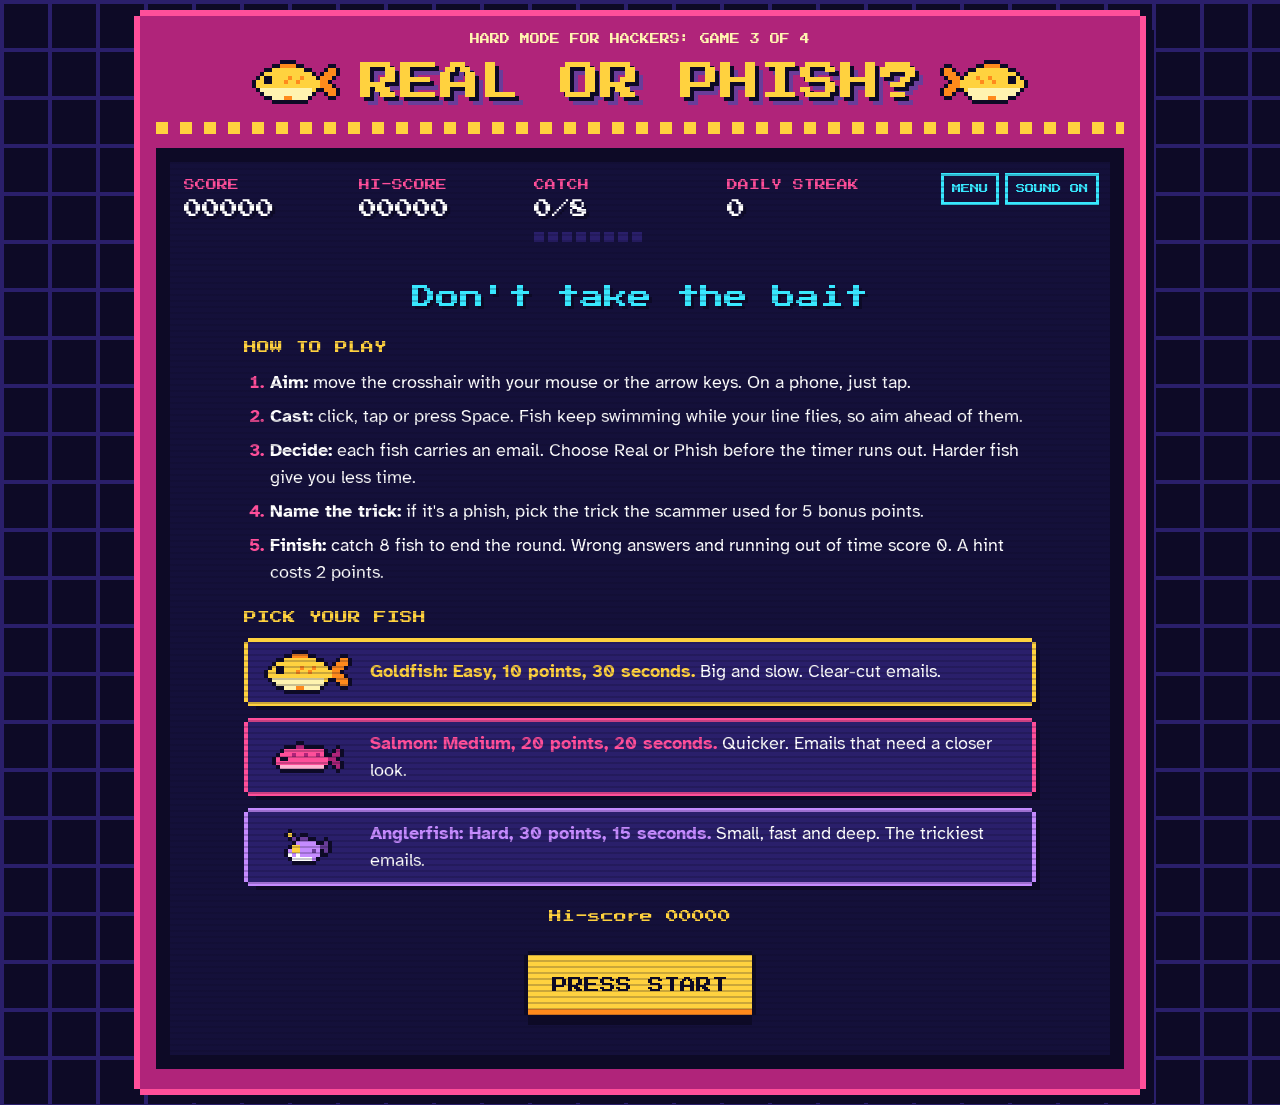
<file: games/real-or-phish.html>
<!doctype html>
<html lang="en">
<head>
<meta charset="utf-8">
<meta name="viewport" content="width=device-width, initial-scale=1">
<title>Real or Phish? | Hard Mode for Hackers</title>
<link rel="preconnect" href="https://fonts.googleapis.com">
<link rel="preconnect" href="https://fonts.gstatic.com" crossorigin>
<link href="https://fonts.googleapis.com/css2?family=Atkinson+Hyperlegible:wght@400;700&family=Press+Start+2P&display=swap" rel="stylesheet">
<link rel="stylesheet" href="../assets/brand.css">
<style>
  /* Title screen */
  .title-screen { padding: 22px 12px 26px; text-align: center; }
  .title-screen h2 {
    margin: 0 0 14px;
    font: 400 clamp(.95rem, 3.2vw, 1.5rem)/1.6 var(--pixel-font);
    color: var(--neon);
    text-shadow: 3px 3px 0 var(--ink);
  }
  .title-screen .hi { font: 400 .8rem var(--pixel-font); color: var(--sun); margin: 24px auto; }
  #startBtn { margin-top: 8px; padding: 18px 24px; font-size: 1rem; animation: blink 1.1s steps(2) infinite; }
  @keyframes blink { 50% { opacity: .35; } }

  /* Rules */
  .rules { max-width: 66ch; margin: 0 auto; text-align: left; }
  .rules h3 { margin: 22px 0 10px; font: 400 .8rem/1.6 var(--pixel-font); text-transform: uppercase; color: var(--sun); }
  .rules ol { margin: 0; padding-left: 26px; }
  .rules li { margin-bottom: 7px; }
  .rules li::marker { color: var(--pop); font-weight: 700; }
  .fish-key { display: grid; gap: 12px; }
  .fish-row { --frame: var(--neon); display: grid; grid-template-columns: 100px 1fr; gap: 12px; align-items: center; padding: 8px 10px; }
  .fish-row canvas { justify-self: center; image-rendering: pixelated; }
  .fish-row b { color: var(--frame); }

  /* Lake scene */
  .scene { position: relative; overflow: hidden; box-shadow: 0 0 0 4px var(--ink); }
  #lakeView {
    display: block;
    width: 100%;
    height: auto;
    aspect-ratio: 200 / 115;
    image-rendering: pixelated;
    cursor: none;
    touch-action: manipulation;
  }
  #lakeView:focus { outline: none; }

  .float-text {
    position: absolute;
    transform: translate(-50%, -100%);
    font: 400 1.05rem var(--pixel-font);
    text-shadow: 3px 3px 0 var(--ink), -3px 3px 0 var(--ink), 3px -3px 0 var(--ink), -3px -3px 0 var(--ink);
    pointer-events: none;
    animation: floatUp .6s ease-out forwards;
  }
  @keyframes floatUp { to { transform: translate(-50%, -220%); opacity: 0; } }

  .tip {
    position: absolute;
    right: 3%;
    top: 12px;
    width: min(46%, 340px);
    padding: 12px 16px;
    color: var(--ink);
    background: var(--paper);
    box-shadow: 0 -4px 0 var(--ink), 0 4px 0 var(--ink), -4px 0 0 var(--ink), 4px 0 0 var(--ink), 8px 8px 0 var(--ink);
    font-weight: 700;
    font-size: 1rem;
    line-height: 1.3;
    text-align: center;
  }

  .lake-note {
    min-height: 2.6em;
    margin: 16px 8px 6px;
    font: 400 .76rem/1.8 var(--pixel-font);
    text-align: center;
    color: var(--sun);
  }

  #inbox, #end, .result, .menu { animation: popIn .12s ease-out; }
  @keyframes popIn { from { transform: scale(.94); opacity: 0; } }

  /* Email screen */
  .desk { display: grid; grid-template-columns: 1fr 270px; gap: 22px; align-items: start; }

  .timer { display: flex; gap: 12px; align-items: center; padding: 12px 18px 0; }
  .timer b { min-width: 3.2em; font: 400 1rem var(--pixel-font); color: var(--sun); }
  .timer-track { flex: 1; height: 16px; padding: 4px; background: var(--ink); }
  .timer-fill {
    height: 100%;
    background-image: linear-gradient(90deg, var(--sun) 12px, transparent 12px);
    background-size: 16px 8px;
  }
  .timer.low b { color: var(--danger); animation: blink .5s steps(2) infinite; }
  .timer.low .timer-fill { background-image: linear-gradient(90deg, var(--danger) 12px, transparent 12px); }

  .email-head { padding: 14px 18px; border-bottom: 4px dashed var(--frame); }
  .email-head h2 { margin: 0 0 6px; font-size: 1.35rem; line-height: 1.25; color: var(--sun); }
  .email-head p { margin: 0; font-size: 1rem; overflow-wrap: anywhere; }
  .email-head .caught { margin-bottom: 8px; font: 400 .62rem/1.7 var(--pixel-font); text-transform: uppercase; color: var(--frame); }
  .email-body { padding: 14px 18px; }
  .email-body p { margin: 0 0 12px; }
  .link-text { color: var(--neon); text-decoration: underline; font-weight: 700; }
  .link-preview {
    margin: 0 0 12px;
    padding: 8px 12px;
    background: var(--ink);
    font-size: .95rem;
    overflow-wrap: anywhere;
  }
  .attachment { display: inline-block; padding: 7px 12px; border: 4px solid var(--sun); font-weight: 700; }

  .side { display: grid; gap: 22px; }
  .box { --frame: var(--pop); padding: 14px; }
  .box h3 { margin: 0 0 12px; font: 400 .72rem/1.5 var(--pixel-font); text-transform: uppercase; color: var(--sun); }
  .box ul { margin: 0; padding: 0; list-style: none; font-size: .92rem; }
  .box li { margin-bottom: 7px; overflow-wrap: anywhere; }
  .box li span { display: block; font-weight: 700; color: var(--neon); }
  .box p { margin: 8px 0 0; font-size: 1rem; }
  .box button { width: calc(100% - 8px); margin: 4px 4px 8px; padding: 10px 4px; font-size: .58rem; }

  .answer { margin-top: 26px; }
  .answer h3 { margin: 0 0 22px; font: 400 .85rem/1.6 var(--pixel-font); text-transform: uppercase; color: var(--sun); }
  .choices { display: flex; gap: 44px; padding: 0 18px 26px; }

  /* Trick menu */
  .menu { display: grid; gap: 4px; }
  .menu button {
    width: 100%;
    padding: 11px 12px 11px 34px;
    position: relative;
    text-align: left;
    font-size: .68rem;
    color: var(--paper);
    background: none;
    box-shadow: none;
  }
  .menu button:hover, .menu button:focus-visible { color: var(--ink); background: var(--sun); outline: none; }
  .menu button:hover::before, .menu button:focus-visible::before { content: "\25B6"; position: absolute; left: 10px; }

  .result { --frame: var(--safe); padding: 14px 18px; }
  .result.miss { --frame: var(--danger); }
  .result h3 { color: var(--safe); }
  .result.miss h3 { color: var(--danger); }
  .result p { margin: 0 0 10px; }
  .result button { margin: 8px 4px 14px; }

  /* End screen */
  .end { padding: 10px 12px; }
  .end h2 { margin: 0 0 14px; font: 400 clamp(1.05rem, 3.6vw, 1.7rem)/1.5 var(--pixel-font); text-transform: uppercase; color: var(--sun); text-shadow: 4px 4px 0 var(--ink); }
  .end h3 { margin: 22px 0 10px; font: 400 .8rem/1.6 var(--pixel-font); text-transform: uppercase; color: var(--neon); }
  .end .rank { font: 400 .85rem/1.7 var(--pixel-font); text-transform: uppercase; color: var(--pop); }
  .end ol { padding-left: 24px; }
  .end li { margin-bottom: 8px; }
  .end small a { color: var(--neon); }
  .end button { margin: 8px 4px 18px; }

  @media (max-width: 760px) {
    .desk { grid-template-columns: 1fr; }
    .tip { width: 62%; top: 6px; font-size: .78rem; padding: 6px 8px; }
    .lake-note { font-size: .66rem; }
    .float-text { font-size: .7rem; }
    .choices { gap: 38px; }
  }

  @media (prefers-reduced-motion: reduce) {
    #inbox, #end, .result, .menu, .timer.low b { animation: none; }
  }
</style>
</head>
<body>
<div class="cabinet">
  <p class="presented">Hard Mode for Hackers: Game 3 of 4</p>
  <header class="marquee">
    <canvas id="marqueeLeft" aria-hidden="true"></canvas>
    <h1>Real or Phish?</h1>
    <canvas id="marqueeRight" aria-hidden="true"></canvas>
  </header>
  <div class="lights" aria-hidden="true"></div>

  <div class="bezel" id="bezel">
    <div class="screen" id="screen">
      <div id="flashLayer"></div>
      <div class="hud" aria-label="Game stats">
        <div><span>Score</span><b id="score">00000</b></div>
        <div><span>Hi-score</span><b id="hiScore">00000</b></div>
        <div><span>Catch</span><b id="catchCount">0/8</b><div class="pips" id="pips"></div></div>
        <div><span>Daily streak</span><b id="streak">0</b></div>
        <div class="hud-tools">
          <a id="hubLink" class="menu-link" hidden>Menu</a>
          <button id="soundBtn" class="tool-btn"></button>
        </div>
      </div>

      <main>
        <!-- SCREEN 0: title -->
        <section id="title" class="title-screen" aria-label="Title screen">
          <h2>Don't take the bait</h2>
          <div class="rules">
            <h3>How to play</h3>
            <ol>
              <li><b>Aim:</b> move the crosshair with your mouse or the arrow keys. On a phone, just tap.</li>
              <li><b>Cast:</b> click, tap or press Space. Fish keep swimming while your line flies, so aim ahead of them.</li>
              <li><b>Decide:</b> each fish carries an email. Choose Real or Phish before the timer runs out. Harder fish give you less time.</li>
              <li><b>Name the trick:</b> if it's a phish, pick the trick the scammer used for 5 bonus points.</li>
              <li><b>Finish:</b> catch 8 fish to end the round. Wrong answers and running out of time score 0. A hint costs 2 points.</li>
            </ol>
            <h3>Pick your fish</h3>
            <div class="fish-key" id="fishKey"></div>
          </div>
          <p class="hi">Hi-score <span id="titleHi">00000</span></p>
          <button id="startBtn">Press start</button>
        </section>

        <!-- SCREEN 1: the lake -->
        <section id="lake" aria-label="Fishing lake" hidden>
          <div class="scene">
            <canvas id="lakeView" width="200" height="115" tabindex="0" role="img" aria-label="A fisher on a dock at sunset. Click the water, or use the arrow keys and Space, to cast at the fish."></canvas>
            <div class="tip" id="tip" aria-live="off"></div>
            <div id="floatLayer"></div>
          </div>
          <p class="lake-note" id="lakeMessage" aria-live="polite"></p>
        </section>

        <!-- SCREEN 2: the email you caught -->
        <section id="inbox" aria-label="Email you caught" hidden>
          <div class="desk">
            <div>
              <article class="frame" id="emailCard">
                <div class="timer" id="timer" role="timer" aria-label="Time left to answer">
                  <b id="timerText"></b>
                  <div class="timer-track"><div class="timer-fill" id="timerFill"></div></div>
                </div>
                <div class="email-head">
                  <p class="caught" id="emailCaught"></p>
                  <h2 id="emailSubject" tabindex="-1"></h2>
                  <p><b>From:</b> <span id="emailFrom"></span></p>
                </div>
                <div class="email-body" id="emailBody"></div>
              </article>

              <div class="answer" id="answerArea" aria-live="polite"></div>
            </div>

            <aside class="side">
              <div class="box frame">
                <h3>Hint box</h3>
                <button id="hintBtn">Show hint (-2 points)</button>
                <p id="hintText" hidden></p>
              </div>
              <div class="box frame">
                <h3>Addresses you trust</h3>
                <ul id="trustedList"></ul>
              </div>
            </aside>
          </div>
        </section>

        <!-- SCREEN 3: results -->
        <section id="end" class="end" hidden>
          <h2 id="endTitle" tabindex="-1"></h2>
          <p class="rank" id="endRank"></p>
          <p id="endSummary"></p>
          <p><b>Don't make it easy for them.</b> Scammers count on you being busy or distracted. Spotting phish is a small habit, and it only works if you repeat it. Come back tomorrow to keep your streak.</p>
          <h3>What to do with a real phish</h3>
          <ol>
            <li><b>Recognize</b> the signs: urgent or emotional language, requests for personal or financial information, shortened links, and incorrect addresses or links.</li>
            <li><b>Resist</b> clicking links or attachments, and report the message using your email app's report option.</li>
            <li><b>Delete</b> it. Don't reply, and don't click "unsubscribe."</li>
          </ol>
          <p>If it might be real, don't use anything in the message. Type the company's site yourself, or contact the person another way.</p>
          <button id="againBtn">Play again</button>
          <p><small>Advice based on <a href="https://www.cisa.gov/secure-our-world/recognize-and-report-phishing" target="_blank" rel="noopener">CISA's Recognize and Report Phishing guide</a>. All companies and emails in this game are made up.</small></p>
        </section>
      </main>
    </div>
  </div>
</div>

<script src="../assets/pixel.js"></script>
<script>
/* =========================================================
   SETTINGS
   ========================================================= */
const HUB_URL = "../index.html";   // The arcade menu
const ROUND_SIZE = 8;        // Fish to catch in one round
const CAST_MS = 380;         // Click to splash-down. Longer means aiming further ahead.
const HIT_RANGE = 12;        // Extra forgiveness around each fish
const TIP_EVERY_MS = 6000;   // How often the tip bubble changes
const WATER_TOP = 190;       // Casts can't land above this line
const LOW_TIME = 5;          // Seconds left when the timer turns red
const HIT_STOP_MS = 70;      // The freeze on impact
const REEL_MS = 520;

const POINTS = { rightTactic: 5, hint: -2 };


// Each fish type sets the look, speed, depth, points and email difficulty.
// In the art: b body, s scales, l belly, f fin, e eye, w teeth, y lure.
// One character is one game pixel, so every fish matches the same grid.
const FISH_TYPES = {
  easy: {
    name: "Goldfish", label: "Easy", points: 10, seconds: 30,
    speed: 60, lanes: [216, 262], wobble: 0,
    colors: { b: C.sun, s: C.orange, l: C.cream, f: C.orange, e: C.ink },
    about: "Big and slow. Clear-cut emails.",
    art: [
      "......ffff......",
      "....bbbbbbbb....",
      "..bbbbbbbbbbbb..",
      ".beebbbbsbbsbbb.",
      "bbeebbbsbbsbbbbb",
      "bbbbbbbbbbbbbbbb",
      ".lllllllllllllb.",
      "..llllllllllll..",
      "....lllffllll..."
    ],
    tail: ["..ff", ".fff", "fff.", "ff..", "fff.", ".fff", "..ff"]
  },
  medium: {
    name: "Salmon", label: "Medium", points: 20, seconds: 20,
    speed: 115, lanes: [318, 362], wobble: 4,
    colors: { b: C.pop, s: C.magenta, l: C.blush, f: C.magenta, e: C.ink },
    about: "Quicker. Emails that need a closer look.",
    art: [
      ".....ff......",
      "..bbbbbbbbbb.",
      ".bbbsbbsbbsb.",
      "beebbbbbbbbbb",
      "bbbbbbbbbbbbb",
      ".lllllllllll."
    ],
    tail: ["..f", ".ff", "ff.", ".ff", "..f"]
  },
  hard: {
    name: "Anglerfish", label: "Hard", points: 30, seconds: 15,
    speed: 190, lanes: [414], wobble: 10,
    colors: { b: C.lavender, s: C.purple, l: C.paper, f: C.purple, e: C.sun, w: C.paper, y: C.sun },
    about: "Small, fast and deep. The trickiest emails.",
    art: [
      "y.......",
      ".f.ff...",
      "..bbbbb.",
      ".eebbbbb",
      "beebbbsb",
      "wbwbbbbb",
      ".lllllb."
    ],
    tail: [".f", "ff", ".f"]
  }
};

/* =========================================================
   GAME CONTENT
   Change or add emails here. No other code has to change.
   ========================================================= */
const TACTICS = {
  urgency: "Urgent or emotional pressure",
  info: "Asks for personal or financial info",
  link: "Bad sender address or link",
  attachment: "Unexpected attachment",
  prize: "Too good to be true"
};

const TRUSTED = [
  ["Novabank", "novabank.com"],
  ["Zipkart", "zipkart.com"],
  ["Harborview High", "harborviewschools.org"],
  ["City Library", "harborviewlibrary.org"],
  ["Maya (friend)", "maya.chen@gmail.com"]
];

const TIPS = [
  "A scary deadline is a reason to slow down.",
  "Check the full email address, not just the name.",
  "Lookalike links are a trap: amazan.com is not amazon.com.",
  "Shortened links hide where you're really going.",
  "Clean grammar isn't proof. AI can write a perfect scam.",
  "Requests for passwords or bank details are a red flag.",
  "Didn't expect an attachment? Don't open it.",
  "Might be real? Type the company's site in yourself.",
  "Never click \"unsubscribe\" on a phish. Just delete it.",
  "Report it first, then delete it.",
  "Strange message from a friend? Call or text them to check."
];

const EMAILS = [
  /* ---------- PHISHING ---------- */
  {
    kind: "phish",
    from: "Novabank Security <security@novabank-alerts.net>",
    subject: "FINAL NOTICE: Your account closes in 24 hours",
    difficulty: "easy",
    body: ["We detected unusual activity. If you do not verify your account within 24 hours, it will be permanently closed and your funds frozen."],
    link: { text: "Verify my account", url: "sh0rt.ly/nv82k" },
    tactics: ["urgency", "link"],
    hint: "Compare the sender's domain with your trusted list. Then read the link preview.",
    why: "The deadline is there to rush you. The sender is novabank-alerts.net, not novabank.com, and the shortened link hides its destination."
  },
  {
    kind: "phish",
    from: "Zipkart Orders <orders@zipkart-billing.co>",
    subject: "Your payment didn't go through",
    difficulty: "medium",
    body: ["We couldn't process the payment for your recent order. Sign in now to approve your payment method so your order isn't cancelled."],
    link: { text: "zipkart.com/account", url: "zipkrat.com/verify" },
    tactics: ["link", "urgency"],
    hint: "The blue text and the real destination don't have to match. Read both letter by letter.",
    why: "The link displays zipkart.com but goes to zipkrat.com. Signing in there would hand over your password. If you're worried, type zipkart.com yourself and check your orders."
  },
  {
    kind: "phish",
    from: "Principal Reyes <principal.reyes.harborview@gmail.com>",
    subject: "Quick favor, are you free?",
    difficulty: "medium",
    body: ["I'm stuck in a meeting and need you to buy four $50 gift cards for a staff surprise. Send me the codes as soon as you can. Please keep this between us."],
    tactics: ["urgency", "info", "link"],
    hint: "Would your principal use a personal Gmail address and ask you to keep a secret?",
    why: "School staff would use harborviewschools.org, not a personal Gmail. Gift card codes work like cash, and asking for secrecy stops you from checking. Contact the school directly."
  },
  {
    kind: "phish",
    from: "Future Leaders Fund <awards@scholarship-winners.info>",
    subject: "Congratulations! You won a $5,000 scholarship",
    difficulty: "easy",
    body: ["You were selected for a $5,000 award. To receive your money, reply with your full name, date of birth, Social Security number and bank account number."],
    tactics: ["prize", "info"],
    hint: "Did you apply for this? What are they asking you to send?",
    why: "You can't win something you never entered. No real award needs your Social Security and bank numbers by email."
  },
  {
    kind: "phish",
    from: "Accounts Team <billing@northline-invoices.biz>",
    subject: "Invoice 4471 is overdue",
    difficulty: "easy",
    body: ["Please see the attached invoice and open it today to avoid a late fee."],
    attachment: "Invoice_4471.zip",
    tactics: ["attachment", "urgency"],
    hint: "Do you know this company? Were you expecting a file from them?",
    why: "An unexpected attachment from an unknown sender can infect your device. You don't have an account with this company, and the late fee is just pressure."
  },
  {
    kind: "phish",
    from: "Maya Chen <maya.chen@gmail.com>",
    subject: "omg is this you??",
    difficulty: "hard",
    body: ["everyone is sharing this video of you, you need to see it right now"],
    link: { text: "Watch video", url: "tiny-vid.co/x7Qa" },
    tactics: ["link", "urgency"],
    hint: "The address is right. Do the message and its link seem normal for Maya?",
    why: "Real addresses can still be hacked. The shock is meant to make you click, and the short link hides its destination. Text or call Maya to check."
  },
  {
    kind: "phish",
    from: "Harborview IT Help Desk <support@harborview-schools-portal.com>",
    subject: "Your password expires today",
    difficulty: "hard",
    body: [
      "Hello, our records show that your school password expires at 5:00 PM today.",
      "To keep access to your classes and grades, please confirm your current password using the secure page below. Thank you for your cooperation."
    ],
    link: { text: "Keep my password", url: "harborview-schools-portal.com/login" },
    tactics: ["link", "urgency", "info"],
    hint: "The writing is polished, so ignore that. Check the exact domain.",
    why: "The spelling and grammar are perfect, which no longer proves anything. The domain isn't harborviewschools.org, and the deadline pushes you to give up your password."
  },
  {
    kind: "phish",
    from: "Flood Relief Now <donate@flood-relief-now.org>",
    subject: "Families lost everything. They need you today.",
    difficulty: "easy",
    body: ["Thousands of children are sleeping outside tonight. Every minute counts. Reply with your card number, expiration date and security code so we can process your gift now."],
    tactics: ["urgency", "info"],
    hint: "A sad story isn't proof. How do they want your money?",
    why: "Scammers use emotion as well as fear. No real charity needs card details in an email reply. To give, go to a charity's site yourself."
  },

  /* ---------- REAL ---------- */
  {
    kind: "real",
    from: "City Library <notices@harborviewlibrary.org>",
    subject: "Your hold is ready for pickup",
    difficulty: "easy",
    body: ["The book you requested is at the front desk. We'll keep it for 7 days."],
    hint: "Check the domain. Is it asking you to do anything risky?",
    why: "The domain matches your list, there's no link or attachment, and it asks for nothing."
  },
  {
    kind: "real",
    from: "Ms. Patel <apatel@harborviewschools.org>",
    subject: "Course selection meeting",
    difficulty: "easy",
    body: ["Hi! Your course selection meeting is Thursday during lunch in Room 214. Bring your draft schedule. Reply if that time doesn't work."],
    hint: "Check the domain and what she wants from you.",
    why: "It comes from the real school domain and only asks for a normal reply. It doesn't ask for any private information."
  },
  {
    kind: "real",
    from: "Zipkart <orders@zipkart.com>",
    subject: "Your order has shipped",
    difficulty: "medium",
    body: ["Your order is on the way and should arrive Friday. You can track it in your account."],
    link: { text: "zipkart.com/orders", url: "zipkart.com/orders" },
    hint: "Do the sender and the link both match your trusted list?",
    why: "The sender and link both use zipkart.com, and it doesn't ask for payment or a password. If you ever doubt a link, type the site in yourself."
  },
  {
    kind: "real",
    from: "Novabank <alerts@novabank.com>",
    subject: "Your monthly statement is ready",
    difficulty: "medium",
    body: ["Your statement is available. Sign in by typing novabank.com into your browser. We'll never ask for your password by email."],
    hint: "Does this message need a link, a deadline or your details?",
    why: "The sender is novabank.com. It has no deadline or link, and it tells you to go to the site yourself."
  },
  {
    kind: "real",
    from: "Coach Okafor <cokafor@harborviewschools.org>",
    subject: "Practice moved to 4:00 TODAY",
    difficulty: "medium",
    body: ["Heads up: the gym is booked, so practice starts at 4:00 today instead of 3:00. See you there."],
    hint: "It's urgent, but is it a threat? What does it ask you to do?",
    why: "Urgent doesn't always mean phishing. This comes from the school domain, makes no threat, and asks for nothing except showing up."
  },

  /* ---------- MORE PHISHING ---------- */
  {
    kind: "phish",
    from: "Novabank Fraud Team <fraud@novabank.security>",
    subject: "Did you spend $842.19?",
    difficulty: "medium",
    body: ["We stopped a suspicious purchase on your card. If this wasn't you, reply right away with your card number and PIN so we can lock your card."],
    tactics: ["urgency", "info", "link"],
    hint: "Would your own bank need your PIN? Check the domain too.",
    why: "No bank needs your PIN by email, and novabank.security isn't novabank.com. If you're worried, call the number on the back of your card."
  },
  {
    kind: "phish",
    from: "Harborview Athletics <tickets@harborview-athletics.com>",
    subject: "Free homecoming tickets for students",
    difficulty: "medium",
    body: ["Claim your 2 free tickets! Sign in with your school email and password to reserve them."],
    link: { text: "Claim tickets", url: "harborview-athletics.com/claim" },
    tactics: ["prize", "info", "link"],
    hint: "Does the domain match your school's? Why would tickets need your password?",
    why: "Free tickets are the bait. The sender isn't harborviewschools.org, and nobody needs your school password to give you a ticket."
  },
  {
    kind: "phish",
    from: "Novabank <alerts@novabnak.com>",
    subject: "Your statement is available",
    difficulty: "hard",
    body: ["Your latest statement is available online. Thank you for banking with us."],
    link: { text: "View statement", url: "novabnak.com/statements" },
    tactics: ["link"],
    hint: "Nothing sounds wrong, so read the domain one letter at a time.",
    why: "Two letters are swapped: novabnak.com, not novabank.com. Nothing else looks wrong, which is why this works. Type your bank's address yourself instead."
  },
  {
    kind: "phish",
    from: "Zipkart Refunds <refunds@zipkart.com.order-help.net>",
    subject: "Your $38.20 refund is ready",
    difficulty: "hard",
    body: ["Good news! Your refund has been approved. Confirm your card details to receive it."],
    link: { text: "Claim refund", url: "zipkart.com.order-help.net/refund" },
    tactics: ["link", "info", "prize"],
    hint: "Don't stop reading at zipkart.com. Look at how the address ends.",
    why: "The address starts with zipkart.com, but the part that counts is the end: order-help.net. Check your orders by typing zipkart.com yourself."
  },

  /* ---------- MORE REAL ---------- */
  {
    kind: "real",
    from: "City Library <notices@harborviewlibrary.org>",
    subject: "Your library card expires in 3 days",
    difficulty: "hard",
    body: ["Renew your card by Friday to keep borrowing. You can renew at the front desk or online."],
    link: { text: "harborviewlibrary.org/renew", url: "harborviewlibrary.org/renew" },
    hint: "It has a deadline and a link. Do they match your list? Does it ask for anything private?",
    why: "A deadline and a link can look suspicious, but the sender and link both match harborviewlibrary.org. It asks for nothing private and offers another way to renew."
  },
  {
    kind: "real",
    from: "Ms. Patel <apatel@harborviewschools.org>",
    subject: "Field trip form, as discussed in class",
    difficulty: "hard",
    body: ["Here's the permission form I mentioned on Monday. Have a parent sign it and bring it back by Friday."],
    attachment: "Field_Trip_Form.pdf",
    hint: "Attachments aren't always bad. Is this one expected? Does the sender match?",
    why: "The sender matches and she told you this form was coming. If an attachment ever surprises you, even from someone you know, ask them another way before opening it."
  }
];

/* =========================================================
   GAME STATE
   ========================================================= */
let index = 0;         // How many fish were caught this round
let score = 0;
let email = null;      // The current email
let caughtType = null; // The fish type that carried the current email
let usedEmails = [];   // Emails already shown this round
let usedHint = false;
let phishCaught = 0;
let phishMissed = 0;
let falseAlarms = 0;
let timeOuts = 0;      // Real emails that ran out of time
let timeLeft = 0;      // Seconds left on this email. 0 means the timer is off.
let timeTotal = 0;
let lastTick = 0;
let tipIndex = 0;
let lakeState = "off"; // off, aiming, casting or reeling
let fish = [];         // The fish swimming right now
let lastFrame = 0;
let freezeUntil = 0;   // Fish stop moving until this time, for impact
let audio = null;      // Created on the first sound, after the player clicks
let soundOn = load("rop-sound", "on") === "on";

const SOUNDS = {
  start: [392, 523, 659, 784],
  cast: [330, 440],
  hook: [880, 1047, 1319],
  splash: [262, 196],
  good: [523, 659, 784],
  bad: [196, 147],
  tick: [988],
  win: [523, 659, 784, 1047]
};

const $ = (id) => document.getElementById(id);
const SCENE = { width: 800, height: 460 };   // Game logic uses these units
const GRID = 4;              // One screen pixel is 4 units
const SURFACE = 180;         // The water line
const HAND = { x: 172, y: 160 };
const ROD_LENGTH = 112;
const REST_ANGLE = -42;      // Degrees. The rod's resting position.
const REST = { x: 255, y: 176 };
const WINDUP_MS = 90;
const SUN_X = 122;           // In screen pixels
const ART_WIDTH = 200;
const ART_HEIGHT = 115;
const reduceMotion = matchMedia("(prefers-reduced-motion: reduce)").matches;
const SPEED_SCALE = reduceMotion ? 0.6 : 1;
let bobPosition = { ...REST };
let aim = { x: 450, y: 300 };
let rig = { angle: REST_ANGLE, bend: 0, sag: 0 };   // How the rod and line are posed
let aimVisible = true;
let trail = [];        // Recent hook positions, for the afterimage
let particles = [];    // Sparks and splash drops
let rings = [];        // Ripples
let shake = 0;         // Screen shake strength inside the lake
let lakeScale = 4;     // Real canvas pixels per art pixel
const lake = $("lakeView").getContext("2d");

/* =========================================================
   HELPERS
   ========================================================= */
function randomBetween(low, high) {
  return low + Math.random() * (high - low);
}

function emailsLeft(typeKey) {
  return EMAILS.filter((e) => e.difficulty === typeKey && !usedEmails.includes(e));
}

function showScreen(id) {
  ["title", "lake", "inbox", "end"].forEach((name) => { $(name).hidden = name !== id; });
}

function updateHud() {
  $("catchCount").textContent = `${index}/${ROUND_SIZE}`;
  [...$("pips").children].forEach((pip, i) => pip.classList.toggle("on", i < index));
  $("score").textContent = padScore(score);
}


function padScore(value) {
  return String(value).padStart(5, "0");
}

function showBest() {
  const best = padScore(load("rop-best", 0));
  $("hiScore").textContent = best;
  $("titleHi").textContent = best;
}

function flashScore() {
  $("score").classList.add("flash");
  setTimeout(() => $("score").classList.remove("flash"), 500);
}

function shakeScreen() {
  $("bezel").classList.remove("shake");
  void $("bezel").offsetWidth;   // Restarts the CSS animation
  $("bezel").classList.add("shake");
}

// Plays a short retro tune: one square-wave beep per note.
function play(name) {
  if (!soundOn) return;
  try {
    audio ??= new (window.AudioContext || window.webkitAudioContext)();
    SOUNDS[name].forEach((frequency, i) => {
      const beep = audio.createOscillator();
      const volume = audio.createGain();
      beep.type = "square";
      beep.frequency.value = frequency;
      volume.gain.value = 0.04;
      beep.connect(volume).connect(audio.destination);
      const startAt = audio.currentTime + i * 0.09;
      beep.start(startAt);
      beep.stop(startAt + 0.08);
    });
  } catch { /* play without sound */ }
}

function showSoundState() {
  $("soundBtn").textContent = soundOn ? "Sound on" : "Sound off";
}

function toggleSound() {
  soundOn = !soundOn;
  save("rop-sound", soundOn ? "on" : "off");
  showSoundState();
}

function addPoints(amount) {
  // A hint can reduce the points for this email, but never below zero.
  score += Math.max(0, amount - (usedHint ? -POINTS.hint : 0));
  usedHint = false;
  updateHud();
  flashScore();
}

function makeButton(text, className, onClick) {
  const button = document.createElement("button");
  button.textContent = text;
  if (className) button.className = className;
  button.addEventListener("click", onClick);
  return button;
}

/* =========================================================
   SAVED DATA: daily streak and best score
   Browser storage can be blocked, so the game must work without it.
   ========================================================= */
function load(key, fallback) {
  try { return localStorage.getItem(key) ?? fallback; } catch { return fallback; }
}

function save(key, value) {
  try { localStorage.setItem(key, value); } catch { /* play without saving */ }
}

function dateKey(date) {
  const month = String(date.getMonth() + 1).padStart(2, "0");
  const day = String(date.getDate()).padStart(2, "0");
  return `${date.getFullYear()}-${month}-${day}`;
}

function currentStreak() {
  const yesterday = new Date();
  yesterday.setDate(yesterday.getDate() - 1);
  const last = load("rop-last-day", "");
  const stillAlive = last === dateKey(new Date()) || last === dateKey(yesterday);
  return stillAlive ? Number(load("rop-streak", 0)) : 0;
}

function recordPlayToday() {
  const today = dateKey(new Date());
  if (load("rop-last-day", "") !== today) {
    save("rop-streak", currentStreak() + 1);
    save("rop-last-day", today);
  }
  $("streak").textContent = currentStreak();
}

/* =========================================================
   SPRITES
   Sprites are built with makeSprite from ../assets/pixel.js.
   ========================================================= */

function fishRows(type, frame) {
  const tail = frame ? type.tail.slice(1, -1) : type.tail;
  const gap = Math.round((type.art.length - tail.length) / 2);
  return type.art.map((row, y) => row + (tail[y - gap] ?? ""));
}

function drawFishSprite(oneFish, now) {
  const type = oneFish.type;
  const frame = Math.floor(now / (oneFish.caught ? 60 : 120)) % 2;
  const flashing = now < oneFish.flashUntil && Math.floor(now / 40) % 2 === 0;
  const image = flashing ? type.sprites.white : type.sprites.frames[frame];
  const flip = oneFish.direction === 1 ? -1 : 1;

  lake.save();
  lake.translate(oneFish.x / GRID, oneFish.y / GRID);
  if (oneFish.hanging) lake.rotate(flip * Math.PI / 2);
  lake.scale(flip, 1);
  lake.drawImage(image, -Math.floor(type.art[0].length / 2) - 1, -Math.floor(type.art.length / 2) - 1);
  lake.restore();
}

const SPRITES = {
  fisher: makeSprite([
    "....hhhhhhh.....",
    "...hhhhhhhhh....",
    "...hhhhhhhhh....",
    "..ddddddddddddd.",
    "....sssssssss...",
    "....sssssssss...",
    "....ssssseeds...",
    "....ssssseeds...",
    "....sssssssss...",
    "....kkkkkkkkk...",
    ".....vvvvvvv....",
    "....tvvvvvvvv...",
    "....tvvvvvvvv...",
    "....tvvvvvvvv...",
    "....tvvvvvvvv...",
    ".....iiii.iii...",
    ".....iiii.iii...",
    ".....iii..iii..."
  ], { h: C.pop, d: C.magenta, s: C.skin, k: C.orange, e: C.ink, v: C.neon, t: C.teal, i: C.indigo }),
  bob: makeSprite([
    ".ppp.",
    ".ppp.",
    ".www.",
    ".www.",
    "..w..",
    "w.w..",
    "www.."
  ], { p: C.pop, w: C.paper }),
  crate: makeSprite([
    "bbbbbbbb",
    "bwwwwwwb",
    "bwbwwbwb",
    "bwwbbwwb",
    "bwwbbwwb",
    "bwbwwbwb",
    "bwwwwwwb",
    "bbbbbbbb"
  ], { b: C.wood, w: C.orange }),
  bucket: makeSprite([
    "gggggggg",
    ".gtttttg",
    ".gtttttg",
    ".gtttttg",
    "..ggggg."
  ], { g: C.paper, t: C.neon })
};

function buildFishSprites() {
  Object.values(FISH_TYPES).forEach((type) => {
    type.width = type.art[0].length * GRID;
    type.height = type.art.length * GRID;
    type.sprites = {
      frames: [makeSprite(fishRows(type, 0), type.colors), makeSprite(fishRows(type, 1), type.colors)],
      white: makeSprite(fishRows(type, 0), type.colors, true)
    };
  });
}

/* =========================================================
   THE BACKGROUND
   Drawn once. Background art has no outlines and stays dim, so
   anything with a dark outline is something that matters.
   ========================================================= */
function dither(paint, y, color) {
  paint.fillStyle = color;
  for (let row = 0; row < 2; row++) {
    for (let x = (y + row) % 2; x < 200; x += 2) paint.fillRect(x, y + row, 1, 1);
  }
}

function makeBackground() {
  const canvas = document.createElement("canvas");
  canvas.width = 200;
  canvas.height = 115;
  const paint = canvas.getContext("2d");
  const band = (y, height, color) => { paint.fillStyle = color; paint.fillRect(0, y, 200, height); };

  // Sky
  band(0, 16, C.night); band(16, 14, C.indigo); band(30, 15, C.purple);
  dither(paint, 15, C.indigo); dither(paint, 29, C.purple);

  // Stars on a steady rhythm
  paint.fillStyle = C.lavender;
  for (let x = 8; x < 130; x += 24) paint.fillRect(x, 4 + (x % 3) * 3, 1, 1);

  // The sun is the only light in the scene
  for (let y = -15; y <= 15; y++) {
    const halfWidth = Math.round(Math.sqrt(225 - y * y));
    paint.fillStyle = y === 2 || y === 3 || y === 7 || y === 8 || y === 11 ? C.orange : C.sun;
    paint.fillRect(SUN_X - halfWidth, 32 + y, halfWidth * 2, 1);
  }

  // Hills
  paint.fillStyle = C.indigo;
  [[72, 38, 20], [84, 34, 12], [112, 39, 24], [122, 36, 12], [176, 37, 24], [186, 33, 14]].forEach(([x, y, w]) => {
    paint.fillRect(x, y, w, 45 - y);
  });

  // Water gets darker with depth
  band(45, 25, C.teal); band(70, 22, C.deep); band(92, 19, C.abyss); band(111, 4, C.night);
  dither(paint, 69, C.deep); dither(paint, 91, C.abyss);
  paint.fillStyle = C.neon;
  paint.fillRect(0, 45, 200, 1);

  // Depth markers in each fish's color
  [[Object.values(FISH_TYPES)[0], 60], [Object.values(FISH_TYPES)[1], 84], [Object.values(FISH_TYPES)[2], 103]].forEach(([type, y]) => {
    paint.fillStyle = type.colors.b;
    paint.fillRect(196, y, 3, 3);
  });

  // Dock, on a repeating plank tile
  paint.fillStyle = C.ink;
  [12, 44].forEach((x) => paint.fillRect(x, 50, 6, 61));
  paint.fillStyle = C.wood;
  paint.fillRect(0, 47, 69, 4);
  paint.fillStyle = C.ink;
  paint.fillRect(0, 51, 69, 1);
  for (let x = 7; x < 69; x += 8) paint.fillRect(x, 47, 1, 4);

  paint.drawImage(SPRITES.crate, 2, 38);
  return canvas;
}

/* =========================================================
   DRAWING HELPERS
   The art stays on a 200 x 115 grid, but the canvas really has far
   more pixels than that, so sprites can move in tiny smooth steps.
   ========================================================= */
function fitLake() {
  const shownWidth = $("lakeView").getBoundingClientRect().width;
  if (!shownWidth) return;
  lakeScale = Math.max(2, Math.floor(shownWidth * devicePixelRatio / ART_WIDTH));
  $("lakeView").width = ART_WIDTH * lakeScale;
  $("lakeView").height = ART_HEIGHT * lakeScale;
}

function pixel(x, y, color, size = 1, smooth = false) {
  lake.fillStyle = color;
  const snap = smooth ? (n) => n : Math.round;
  lake.fillRect(snap(x / GRID), snap(y / GRID), size, size);
}

// Walks along a curve and paints one pixel at each step.
function curve(start, control, end, color, size = 1, skip = 1) {
  const steps = Math.ceil(Math.hypot(end.x - start.x, end.y - start.y) / GRID) + 6;
  for (let i = 0; i <= steps; i += skip) {
    const t = i / steps;
    const x = (1 - t) * (1 - t) * start.x + 2 * (1 - t) * t * control.x + t * t * end.x;
    const y = (1 - t) * (1 - t) * start.y + 2 * (1 - t) * t * control.y + t * t * end.y;
    pixel(x, y, color, size);
  }
}

function drawWater(now) {
  const beat = Math.floor(now / 400);

  // Wave marks on a repeating spacing
  [[52, C.neon], [60, C.neon], [78, C.teal], [84, C.teal]].forEach(([y, color], row) => {
    lake.fillStyle = color;
    for (let x = 72 + (beat + row) % 2 * 4 + row * 8; x < 200; x += 28) lake.fillRect(x, y, 6, 1);
  });

  // The sun's reflection
  lake.fillStyle = C.sun;
  [[47, 30], [50, 22], [53, 26], [56, 12]].forEach(([y, width], row) => {
    if ((beat + row) % 3 !== 0) lake.fillRect(SUN_X - width / 2, y, width, 1);
  });

  // Two weeds and two bubbles
  lake.fillStyle = C.safe;
  [90, 150].forEach((x, i) => {
    for (let y = 0; y < 6; y++) lake.fillRect(x + ((y + beat + i) % 4 < 2 ? 0 : 1), 110 - y * 2, 1, 2);
  });
  lake.fillStyle = C.neon;
  [93, 153].forEach((x, i) => lake.fillRect(x, 110 - (now / 45 + i * 20) % 40, 1, 1));
}

function drawDockItems() {
  lake.drawImage(SPRITES.bucket, 44, 40);
  // One fish tail in the bucket for each catch
  const tails = [C.sun, C.pop, C.lavender, C.sun, C.pop, C.lavender, C.sun, C.pop];
  for (let i = 0; i < index; i++) {
    lake.fillStyle = tails[i];
    lake.fillRect(45 + (i % 4) * 2, 39 - (i > 3 ? 2 : 0), 1, 2);
  }
}

function drawFisher() {
  const tip = rodTip();
  lake.drawImage(SPRITES.fisher, 22, 29);
  // Arm, then a thick outlined rod. The bend comes from rig.bend.
  const bendPoint = {
    x: (HAND.x + tip.x) / 2 - rig.bend * 10,
    y: (HAND.y + tip.y) / 2 - 8 - rig.bend * 26
  };
  curve({ x: 142, y: 156 }, { x: 156, y: 164 }, HAND, C.ink, 3);
  curve({ x: 146, y: 156 }, { x: 158, y: 164 }, HAND, C.skin, 2);
  curve(HAND, bendPoint, tip, C.ink, 3);
  curve({ x: HAND.x + GRID, y: HAND.y + GRID }, bendPoint, { x: tip.x + GRID, y: tip.y + GRID }, C.cream, 1);
}

function drawLine() {
  const tip = rodTip();
  const end = { x: bobPosition.x, y: bobPosition.y - 28 };
  const sag = { x: (tip.x + end.x) / 2, y: (tip.y + end.y) / 2 + rig.sag };
  curve(tip, sag, end, C.paper);
}

function drawHook() {
  trail.forEach((spot, i) => {
    if (i % 2 === 0) pixel(spot.x, spot.y - 16, i > 3 ? C.neon : C.teal, 2, true);
  });
  lake.drawImage(SPRITES.bob, bobPosition.x / GRID - 3, bobPosition.y / GRID - 7);
}

function drawAimTools() {
  if (!aimVisible) return;
  const tip = rodTip();
  const control = { x: (tip.x + aim.x) / 2, y: Math.min(tip.y, aim.y) - 70 };
  curve(tip, control, aim, C.cream, 1, 4);

  const x = aim.x / GRID;
  const y = aim.y / GRID;
  const bars = [[-6, 0, 4, 1], [3, 0, 4, 1], [0, -6, 1, 4], [0, 3, 1, 4], [0, 0, 1, 1]];
  lake.fillStyle = C.ink;
  bars.forEach(([bx, by, w, h]) => lake.fillRect(x + bx - 1, y + by - 1, w + 2, h + 2));
  lake.fillStyle = C.sun;
  bars.forEach(([bx, by, w, h]) => lake.fillRect(x + bx, y + by, w, h));
}

function drawEffects() {
  rings.forEach((ring) => {
    const radius = ring.size + ring.age / 24;
    lake.fillStyle = C.paper;
    for (let i = 0; i < 16; i++) {
      const angle = i / 16 * Math.PI * 2;
      lake.fillRect(
        ring.x / GRID + Math.cos(angle) * radius,
        ring.y / GRID + Math.sin(angle) * radius * 0.4, 1, 1
      );
    }
  });
  particles.forEach((p) => pixel(p.x, p.y, p.color, p.size, true));
}

function drawLake(now) {
  const shakeX = shake > 0.5 ? (Math.random() - 0.5) * shake : 0;
  const shakeY = shake > 0.5 ? (Math.random() - 0.5) * shake : 0;
  lake.setTransform(lakeScale, 0, 0, lakeScale, 0, 0);
  lake.imageSmoothingEnabled = false;
  lake.save();
  lake.translate(shakeX, shakeY);
  lake.drawImage(background, 0, 0);
  drawWater(now);
  fish.filter((f) => !f.caught).forEach((f) => drawFishSprite(f, now));
  drawDockItems();
  drawAimTools();
  drawFisher();
  drawLine();
  fish.filter((f) => f.caught).forEach((f) => drawFishSprite(f, now));
  drawHook();
  drawEffects();
  lake.restore();
}

/* =========================================================
   FISH
   ========================================================= */
function addFish(typeKey) {
  const type = FISH_TYPES[typeKey];
  const taken = fish.filter((f) => f.typeKey === typeKey).map((f) => f.baseY);
  const baseY = type.lanes.find((lane) => !taken.includes(lane));
  fish.push({
    typeKey, type, baseY,
    x: randomBetween(40, SCENE.width - 40),
    y: baseY,
    direction: Math.random() < 0.5 ? -1 : 1,
    caught: false,
    hanging: false,
    flashUntil: 0
  });
}

function removeFish(oneFish) {
  fish = fish.filter((f) => f !== oneFish);
}

// Keeps the lake stocked, but never with fish that have no emails left.
function fillLake() {
  Object.entries(FISH_TYPES).forEach(([typeKey, type]) => {
    const wanted = Math.min(type.lanes.length, emailsLeft(typeKey).length);
    let ofType = fish.filter((f) => f.typeKey === typeKey);
    while (ofType.length > wanted) {
      removeFish(ofType.pop());
    }
    while (ofType.length < wanted) {
      addFish(typeKey);
      ofType = fish.filter((f) => f.typeKey === typeKey);
    }
  });
}

function moveFish(oneFish, seconds, now) {
  if (oneFish.caught) {
    oneFish.x = bobPosition.x;
    oneFish.y = bobPosition.y + (oneFish.hanging ? oneFish.type.width / 2 : 0);
    return;
  }
  oneFish.x += oneFish.type.speed * SPEED_SCALE * oneFish.direction * seconds;
  oneFish.y = oneFish.baseY + Math.sin(now / 300 + oneFish.baseY) * oneFish.type.wobble;
  if (oneFish.x < -70) { oneFish.x = -70; oneFish.direction = 1; }
  if (oneFish.x > SCENE.width + 70) { oneFish.x = SCENE.width + 70; oneFish.direction = -1; }
}

function moveEffects(seconds) {
  particles.forEach((p) => {
    p.x += p.vx * seconds;
    p.y += p.vy * seconds;
    p.vy += 900 * seconds;
    p.life -= seconds;
  });
  particles = particles.filter((p) => p.life > 0);
  rings.forEach((ring) => { ring.age += seconds * 1000; });
  rings = rings.filter((ring) => ring.age < 280);
  shake *= 0.86;
}

function gameLoop(now) {
  const seconds = Math.min(0.05, (now - lastFrame) / 1000);
  lastFrame = now;
  updateTimer(seconds);
  if (lakeState !== "off") {
    if (now >= freezeUntil) fish.forEach((f) => moveFish(f, seconds, now));
    moveEffects(seconds);
    drawLake(now);
  }
  requestAnimationFrame(gameLoop);
}

function fishAt(x, y) {
  return fish.find((f) =>
    Math.abs(f.x - x) <= f.type.width / 2 + HIT_RANGE &&
    Math.abs(f.y - y) <= f.type.height / 2 + HIT_RANGE
  );
}

/* =========================================================
   AIMING AND CASTING
   ========================================================= */
function placeAim(x, y) {
  aim.x = Math.max(0, Math.min(SCENE.width, x));
  aim.y = Math.max(WATER_TOP, Math.min(SCENE.height, y));
}

function aimFromPointer(event) {
  const box = $("lakeView").getBoundingClientRect();
  placeAim(
    (event.clientX - box.left) / box.width * SCENE.width,
    (event.clientY - box.top) / box.height * SCENE.height
  );
}

function handleKeys(event) {
  if (lakeState === "off") return;
  const moves = { ArrowLeft: [-20, 0], ArrowRight: [20, 0], ArrowUp: [0, -20], ArrowDown: [0, 20] };
  if (moves[event.key]) {
    event.preventDefault();
    placeAim(aim.x + moves[event.key][0], aim.y + moves[event.key][1]);
  } else if ((event.key === " " || event.key === "Enter") && event.target.tagName !== "BUTTON") {
    event.preventDefault();
    cast();
  }
}

/* The rod bends and swings from these numbers. */
function rodTip() {
  const radians = rig.angle * Math.PI / 180;
  return {
    x: HAND.x + Math.cos(radians) * ROD_LENGTH + rig.bend * 16,
    y: HAND.y + Math.sin(radians) * ROD_LENGTH + rig.bend * 34
  };
}

function placeBobber(x, y) {
  // A splash each time the hook crosses the water surface.
  const crossed = (bobPosition.y < SURFACE) !== (y < SURFACE);
  bobPosition = { x, y };
  if (crossed && lakeState !== "off") splash(x, SURFACE, 3);
  if (lakeState === "casting") {
    trail.push({ x, y });
    if (trail.length > 8) trail.shift();
  }
}

function resetRig() {
  rig = { angle: REST_ANGLE, bend: 0, sag: 0 };
  bobPosition = { ...REST };
  trail = [];
}

function lerp(from, to, t) {
  return from + (to - from) * t;
}

const easeOut = (t) => 1 - (1 - t) * (1 - t);
const easeInOut = (t) => t * t * (3 - 2 * t);

// Runs onFrame with t going from 0 to 1 over ms, then calls done.
function animate(ms, onFrame, done) {
  if (reduceMotion) {
    setTimeout(() => { onFrame(1); done(); }, ms);
    return;
  }
  const startTime = performance.now();
  function step(now) {
    const t = Math.max(0, Math.min(1, (now - startTime) / ms));
    onFrame(t);
    if (t < 1) requestAnimationFrame(step);
    else done();
  }
  requestAnimationFrame(step);
}

/* =========================================================
   IMPACT EFFECTS
   ========================================================= */
function burst(x, y, count, speed, colors, size = 1) {
  for (let i = 0; i < count; i++) {
    const angle = Math.random() * Math.PI * 2;
    const force = speed * randomBetween(0.4, 1);
    particles.push({
      x, y, size,
      vx: Math.cos(angle) * force,
      vy: Math.sin(angle) * force - speed * 0.5,
      color: colors[i % colors.length],
      life: randomBetween(0.2, 0.45)
    });
  }
}

function splash(x, y, size) {
  rings.push({ x, y, size, age: 0 });
  burst(x, y, 8, 170, [C.paper, C.neon]);
}

function floatText(x, y, text, color) {
  const label = document.createElement("div");
  label.className = "float-text";
  label.textContent = text;
  label.style.color = color;
  label.style.left = `${Math.max(12, Math.min(88, x / SCENE.width * 100))}%`;
  label.style.top = `${Math.max(14, (y - 30) / SCENE.height * 100)}%`;
  $("floatLayer").append(label);
  setTimeout(() => label.remove(), 650);
}

function flashScreen(kind) {
  const layer = $("flashLayer");
  layer.className = "";
  void layer.offsetWidth;   // Restarts the CSS animation
  layer.className = kind;
}

function coinBurst(count, text) {
  const box = $("screen");
  for (let i = 0; i < count; i++) {
    const coin = document.createElement("i");
    coin.className = "coin";
    coin.style.left = `${randomBetween(30, 70)}%`;
    coin.style.top = "40%";
    coin.style.setProperty("--dx", `${randomBetween(-180, 180)}px`);
    coin.style.setProperty("--dy", `${randomBetween(-150, -60)}px`);
    box.append(coin);
    setTimeout(() => coin.remove(), 750);
  }
  if (text) {
    const pop = document.createElement("div");
    pop.className = "score-pop";
    pop.textContent = text;
    box.append(pop);
    setTimeout(() => pop.remove(), 800);
  }
}

function nextTip() {
  $("tip").textContent = TIPS[tipIndex % TIPS.length];
  tipIndex++;
}

function showAimTools(visible) {
  aimVisible = visible;
}

/* A cast has two parts: swing the rod back, then flick the hook out. */
function cast() {
  if (lakeState !== "aiming") return;
  lakeState = "casting";
  showAimTools(false);
  play("cast");
  const target = { ...aim };

  animate(WINDUP_MS, (t) => {
    rig.angle = lerp(REST_ANGLE, -128, easeOut(t));
    const tip = rodTip();
    placeBobber(tip.x - 12, tip.y + 34);
  }, () => {
    const start = { ...bobPosition };
    const distance = Math.hypot(target.x - start.x, target.y - start.y);

    animate(CAST_MS - WINDUP_MS, (t) => {
      rig.angle = lerp(-128, -24, easeOut(Math.min(1, t * 3)));
      rig.sag = lerp(46, 20, t);
      const height = Math.sin(t * Math.PI) * distance * 0.28;
      placeBobber(lerp(start.x, target.x, t), lerp(start.y, target.y, t * t) - height);
    }, checkForFish);
  });
}

function checkForFish() {
  trail = [];
  const hooked = fishAt(bobPosition.x, bobPosition.y);
  if (hooked) reelIn(hooked);
  else missedCast();
}

/* Everything freezes for a beat on impact, then the fish fights and comes up. */
function reelIn(hooked) {
  const now = performance.now();
  hooked.caught = true;
  hooked.flashUntil = now + 200;
  lakeState = "reeling";
  freezeUntil = now + HIT_STOP_MS;
  shake = 7;
  play("hook");
  flashScreen("hit");
  burst(bobPosition.x, bobPosition.y, 18, 300, [C.sun, C.paper, C.pop], 2);
  rings.push({ x: bobPosition.x, y: bobPosition.y, size: 5, age: 0 });
  floatText(bobPosition.x, bobPosition.y, "Hooked!", C.sun);
  $("lakeMessage").textContent = `Hooked a ${hooked.type.name}! Reeling in a ${hooked.type.label.toLowerCase()} email.`;

  setTimeout(() => {
    const hit = { ...bobPosition };
    animate(130, (t) => {
      rig.bend = easeOut(t);
      rig.sag = 0;
      placeBobber(hit.x + Math.sin(t * 20) * 6, hit.y);
    }, () => {
      const start = { ...bobPosition };
      const startAngle = rig.angle;

      animate(REEL_MS, (t) => {
        const eased = easeInOut(t);
        rig.angle = lerp(startAngle, REST_ANGLE - 8, eased);
        rig.bend = lerp(1, 0.45, eased);
        hooked.hanging = t > 0.35;
        placeBobber(lerp(start.x, REST.x, eased), lerp(start.y, REST.y, eased));
      }, () => {
        setTimeout(() => {
          caughtType = hooked.type;
          removeFish(hooked);
          showEmail(hooked.typeKey);
        }, 130);
      });
    });
  }, HIT_STOP_MS);
}

/* The empty line snaps back. */
function missedCast() {
  play("splash");
  splash(bobPosition.x, bobPosition.y, 3);
  floatText(bobPosition.x, bobPosition.y, "Miss", C.paper);
  $("lakeMessage").textContent = "Missed. Aim ahead of the fish and try again.";

  const start = { ...bobPosition };
  const startAngle = rig.angle;
  animate(260, (t) => {
    const eased = easeInOut(t);
    rig.angle = lerp(startAngle, REST_ANGLE, eased);
    rig.sag = lerp(20, 0, eased);
    placeBobber(lerp(start.x, REST.x, eased), lerp(start.y, REST.y, eased));
  }, () => {
    lakeState = "aiming";
    resetRig();
    showAimTools(true);
  });
}

/* =========================================================
   GAME FLOW
   ========================================================= */
function startRound() {
  index = 0;
  score = 0;
  phishCaught = 0;
  phishMissed = 0;
  falseAlarms = 0;
  timeOuts = 0;
  usedHint = false;
  usedEmails = [];
  [...fish].forEach(removeFish);
  fillLake();
  updateHud();
  play("start");
  goToLake(`Catch ${ROUND_SIZE} fish. Bigger points swim deeper.`);
}

function goToLake(message) {
  fillLake();
  showScreen("lake");
  fitLake();
  resetRig();
  showAimTools(true);
  nextTip();
  lakeState = "aiming";
  $("lakeMessage").textContent = message;
  $("lakeView").focus();
}

function showEmail(typeKey) {
  lakeState = "off";
  const choices = emailsLeft(typeKey);
  email = choices[Math.floor(Math.random() * choices.length)];
  usedEmails.push(email);
  usedHint = false;

  $("emailCard").style.setProperty("--frame", caughtType.colors.b);
  $("emailCaught").textContent = `${caughtType.name}: ${caughtType.label}, ${caughtType.points} points`;
  $("emailSubject").textContent = email.subject;
  $("emailFrom").textContent = email.from;

  const body = $("emailBody");
  body.replaceChildren();
  email.body.forEach((text) => {
    const paragraph = document.createElement("p");
    paragraph.textContent = text;
    body.append(paragraph);
  });

  // Links are plain text on purpose, so nothing in the game can be clicked.
  if (email.link) {
    const linkLine = document.createElement("p");
    linkLine.className = "link-text";
    linkLine.textContent = email.link.text;
    const preview = document.createElement("p");
    preview.className = "link-preview";
    preview.textContent = `Link preview, what you'd see on hover: ${email.link.url}`;
    body.append(linkLine, preview);
  }
  if (email.attachment) {
    const file = document.createElement("span");
    file.className = "attachment";
    file.textContent = `Attachment: ${email.attachment}`;
    body.append(file);
  }

  $("hintBtn").hidden = false;
  $("hintText").hidden = true;
  $("hintText").textContent = email.hint;

  const area = $("answerArea");
  area.replaceChildren();
  const heading = document.createElement("h3");
  heading.textContent = "Real or phish?";
  const choiceRow = document.createElement("div");
  choiceRow.className = "choices";
  choiceRow.append(
    makeButton("Real", "arcade-btn real", () => answerKind("real")),
    makeButton("Phish", "arcade-btn phish", () => answerKind("phish"))
  );
  area.append(heading, choiceRow);

  showScreen("inbox");
  $("emailSubject").focus();
  startTimer(caughtType.seconds);
}

function startTimer(seconds) {
  timeLeft = seconds;
  timeTotal = seconds;
  lastTick = 0;
  $("timer").hidden = false;
  drawTimer();
}

function stopTimer() {
  timeLeft = 0;
  $("timer").hidden = true;
}

function drawTimer() {
  const shown = Math.ceil(timeLeft);
  $("timerText").textContent = `${shown}s`;
  $("timerFill").style.width = `${timeLeft / timeTotal * 100}%`;
  $("timer").classList.toggle("low", timeLeft <= LOW_TIME);
}

// Runs every frame. The game loop stops in a hidden tab, so the timer pauses too.
function updateTimer(seconds) {
  if (timeLeft <= 0) return;
  timeLeft -= seconds;
  if (timeLeft <= 0) {
    timeRanOut();
    return;
  }
  drawTimer();
  const shown = Math.ceil(timeLeft);
  if (shown <= 3 && shown !== lastTick) {
    lastTick = shown;
    play("tick");
  }
}

function timeRanOut() {
  stopTimer();
  usedHint = false;
  if (email.kind === "phish") {
    phishMissed++;
    showResult(false, "Time's up! That was a phish.");
  } else {
    timeOuts++;
    showResult(false, "Time's up! This email was real.");
  }
}

function showHint() {
  usedHint = true;
  $("hintBtn").hidden = true;
  $("hintText").hidden = false;
}

function answerKind(choice) {
  stopTimer();
  const correct = choice === email.kind;

  if (email.kind === "phish" && correct) {
    askTactic();
    return;
  }

  if (email.kind === "phish") {
    phishMissed++;
    usedHint = false;
    showResult(false, "That was a phish. You let it through.");
  } else if (correct) {
    const before = score;
    addPoints(caughtType.points);
    coinBurst(8, `+${score - before}`);
    showResult(true, `Correct, this one is real. +${score - before}`);
  } else {
    falseAlarms++;
    usedHint = false;
    showResult(false, "False alarm. This email is real.");
  }
}

function askTactic() {
  const area = $("answerArea");
  area.replaceChildren();
  const heading = document.createElement("h3");
  heading.textContent = "Good catch. What's the main trick?";
  const menu = document.createElement("div");
  menu.className = "menu";
  Object.entries(TACTICS).forEach(([key, label]) => {
    menu.append(makeButton(label, "", () => answerTactic(key)));
  });
  area.append(heading, menu);
  menu.querySelector("button").focus();
}

function answerTactic(key) {
  phishCaught++;
  const rightTactic = email.tactics.includes(key);
  const points = caughtType.points + (rightTactic ? POINTS.rightTactic : 0);
  const before = score;
  addPoints(points);
  const gained = score - before;
  coinBurst(rightTactic ? 12 : 6, `+${gained}`);
  const message = rightTactic
    ? `Phish caught and trick named. +${gained}`
    : `Phish caught, but that wasn't one of its tricks. +${gained}`;
  showResult(rightTactic, message);
}

function showResult(good, headline) {
  $("hintBtn").hidden = true;
  $("hintText").hidden = false;   // The hint is free once the email is answered
  play(good ? "good" : "bad");
  if (!good) {
    shakeScreen();
    flashScreen("hurt");
  }

  const area = $("answerArea");
  area.replaceChildren();
  const box = document.createElement("div");
  box.className = good ? "result frame" : "result frame miss";

  const heading = document.createElement("h3");
  heading.textContent = headline;
  const why = document.createElement("p");
  why.textContent = email.why;
  box.append(heading, why);

  if (email.kind === "phish") {
    const tricks = document.createElement("p");
    tricks.textContent = `Tricks used: ${email.tactics.map((t) => TACTICS[t]).join(", ")}.`;
    const action = document.createElement("p");
    action.innerHTML = "<b>In real life:</b> don't click or reply. Report it, then delete it.";
    box.append(tricks, action);
  }

  index++;
  updateHud();
  const nextLabel = index < ROUND_SIZE ? "Next cast" : "See results";
  const next = makeButton(nextLabel, "", index < ROUND_SIZE
    ? () => goToLake(`${ROUND_SIZE - index} left. Cast again.`)
    : showEnd);
  box.append(next);
  area.append(box);
  next.focus();
}

function showEnd() {
  recordPlayToday();

  const best = Math.max(score, Number(load("rop-best", 0)));
  save("rop-best", best);
  showBest();

  const totalPhish = phishCaught + phishMissed;
  const mistakes = phishMissed + falseAlarms + timeOuts;
  const clean = mistakes === 0;
  $("endTitle").textContent = clean ? "Clean catch!" : phishMissed === 0 ? "No phish got through" : "Some phish got away";
  $("endRank").textContent = `Rank: ${mistakes === 0 ? "Phish hunter" : mistakes <= 2 ? "Deckhand" : "Bait"}`;
  play(clean ? "win" : "bad");
  if (clean) coinBurst(24);
  $("endSummary").textContent =
    `Score: ${score} (best ${best}). You caught ${phishCaught} of ${totalPhish} phish` +
    ` and raised ${falseAlarms} false ${falseAlarms === 1 ? "alarm" : "alarms"}.` +
    (timeOuts ? ` You ran out of time on ${timeOuts} real ${timeOuts === 1 ? "email" : "emails"}.` : "");

  showScreen("end");
  $("endTitle").focus();
}

/* =========================================================
   START UP
   ========================================================= */
buildFishSprites();
const background = makeBackground();

Object.values(FISH_TYPES).forEach((type) => {
  const row = document.createElement("div");
  row.className = "fish-row frame";
  row.style.setProperty("--frame", type.colors.b);
  const icon = copySprite(type.sprites.frames[0]);
  icon.style.width = `${icon.width * 4}px`;
  const words = document.createElement("div");
  words.innerHTML = `<b>${type.name}: ${type.label}, ${type.points} points, ${type.seconds} seconds.</b> ${type.about}`;
  row.append(icon, words);
  $("fishKey").append(row);
});

["marqueeLeft", "marqueeRight"].forEach((id) => {
  const image = FISH_TYPES.easy.sprites.frames[0];
  const canvas = $(id);
  canvas.width = image.width;
  canvas.height = image.height;
  canvas.getContext("2d").drawImage(image, 0, 0);
});

for (let i = 0; i < ROUND_SIZE; i++) {
  $("pips").append(document.createElement("i"));
}

TRUSTED.forEach(([name, address]) => {
  const item = document.createElement("li");
  const label = document.createElement("span");
  label.textContent = name;
  item.append(label, address);
  $("trustedList").append(item);
});

if (HUB_URL) {
  $("hubLink").href = HUB_URL;
  $("hubLink").hidden = false;
}

$("lakeView").addEventListener("pointermove", aimFromPointer);
$("lakeView").addEventListener("click", (event) => { aimFromPointer(event); cast(); });
document.addEventListener("keydown", handleKeys);
$("hintBtn").addEventListener("click", showHint);
$("againBtn").addEventListener("click", startRound);
$("startBtn").addEventListener("click", startRound);
$("soundBtn").addEventListener("click", toggleSound);

$("streak").textContent = currentStreak();
showSoundState();
showBest();
resetRig();
window.addEventListener("resize", fitLake);
setInterval(() => { if (lakeState === "aiming") nextTip(); }, TIP_EVERY_MS);
requestAnimationFrame(gameLoop);
</script>
</body>
</html>
</file>
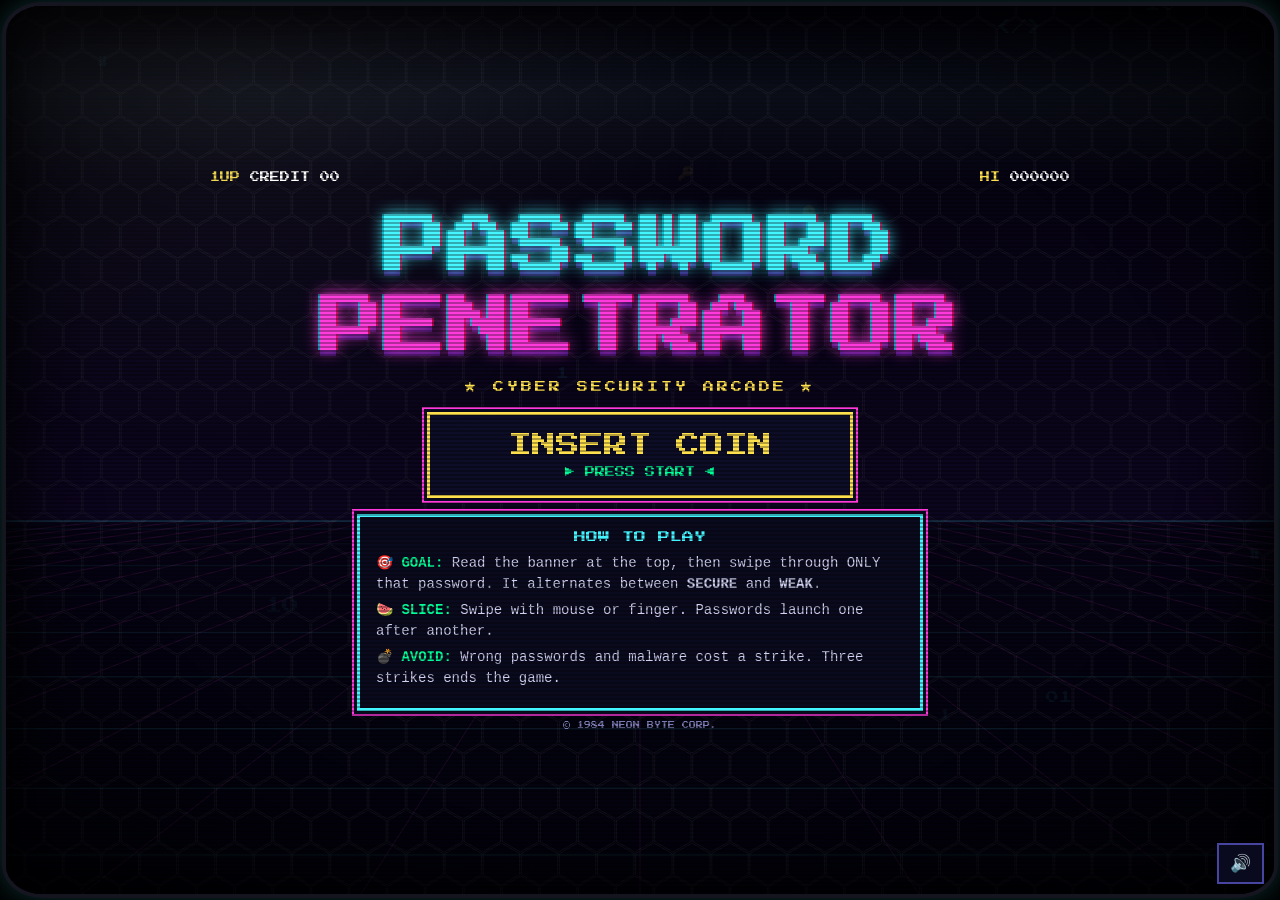
<file: password-penetrator/Game.html>
<!DOCTYPE html>
<html lang="en">
<head>
<meta charset="UTF-8">
<meta name="viewport" content="width=device-width, initial-scale=1, viewport-fit=cover">
<title>Password Penetrator - Arcade Edition</title>
<link href="https://fonts.googleapis.com/css2?family=Press+Start+2P&display=swap" rel="stylesheet">
<style>
:root{--c:#42f5ff;--m:#ff39dc;--g:#00ff99;--r:#ff426d;--y:#ffe14d;--p:#b537ff;--bg:#03030c;--panel:#0a0a1e;--line:#4845a0;--px:'Press Start 2P','Courier New',monospace}
*{margin:0;padding:0;box-sizing:border-box;user-select:none;-webkit-user-select:none}
html,body{height:100%;background:#000;overflow:hidden;touch-action:none;font-family:'Courier New',monospace;color:#fff}
#screen{position:fixed;inset:max(6px,env(safe-area-inset-top)) max(6px,env(safe-area-inset-right)) max(6px,env(safe-area-inset-bottom)) max(6px,env(safe-area-inset-left));border-radius:4vmin/3.2vmin;overflow:hidden;background:var(--bg);box-shadow:0 0 0 4px #15151f,0 0 30px rgba(66,245,255,.25)}
#stage{position:absolute;inset:0}
#game-canvas{position:absolute;inset:0;width:100%;height:100%}
/* Gentle CRT layers */
.crt{position:absolute;inset:0;pointer-events:none}
.scan{z-index:70;background:repeating-linear-gradient(to bottom,rgba(0,0,0,.3) 0 2px,rgba(0,0,0,0) 2px 4px)}
.roll{z-index:71;height:20%;background:linear-gradient(to bottom,transparent,rgba(160,255,255,.045),transparent);animation:roll 8s linear infinite}
.vig{z-index:75;border-radius:inherit;background:radial-gradient(ellipse at 18% 8%,rgba(255,255,255,.05),transparent 35%),radial-gradient(ellipse at center,transparent 60%,rgba(0,0,0,.6) 100%);box-shadow:inset 0 0 6vmin 1vmin rgba(0,0,0,.8)}
/* HUD */
#ui{position:absolute;inset:0;z-index:10;pointer-events:none;padding:10px;opacity:0;transition:opacity .4s}
#screen.playing #ui{opacity:1}
header{text-align:center}
.hud{display:grid;grid-template-columns:repeat(5,1fr);gap:8px;max-width:700px;margin:0 auto}
.cell{background:rgba(10,10,30,.85);box-shadow:0 0 0 2px var(--line);padding:7px 2px;text-align:center}
.cell h3{color:#a4a4d6;font-size:clamp(6px,1.7vw,8px);font-family:var(--px);font-weight:400}
.cell p{font-family:var(--px);font-size:clamp(8px,2.5vw,13px);color:var(--c);margin-top:6px;white-space:nowrap}
.mode-banner{background:rgba(10,10,30,.92);box-shadow:0 0 0 2px var(--g);padding:10px 14px;text-align:center;max-width:620px;margin:10px auto 0}
.mode-banner p{font-family:var(--px);font-size:clamp(9px,2.6vw,15px);color:var(--g);line-height:1.4}
/* Overlays */
.overlay{position:absolute;inset:0;z-index:50;display:flex;padding:14px;overflow-y:auto;background:rgba(3,3,12,.6);transition:opacity .4s}
.overlay>.in{margin:auto;width:100%;max-width:860px;text-align:center}
.overlay.boot{opacity:0;pointer-events:none}
.top{display:flex;justify-content:space-between;font-family:var(--px);font-size:clamp(7px,1.8vw,10px);color:var(--y);margin-bottom:clamp(8px,3vh,24px)}
.top b{color:#fff;font-weight:400}
.ttl{font-family:var(--px);font-weight:400;line-height:1.25;font-size:clamp(17px,7vw,64px)}
.ttl .ln{display:block;text-shadow:2px 0 rgba(255,0,80,.6),-2px 0 rgba(0,240,255,.6),0 0 16px currentColor,0 .1em 0 #3b1578}
.sub{font-family:var(--px);font-size:clamp(7px,1.9vw,11px);color:var(--y);margin:clamp(8px,2vh,16px) 0;letter-spacing:3px}
.coin{display:block;margin:clamp(10px,2.5vh,22px) auto;width:min(100%,420px);background:#0d0d28;border:0;color:var(--y);font-family:var(--px);padding:clamp(12px,2.5vh,18px) 14px;cursor:pointer;box-shadow:0 0 0 3px var(--y),0 0 0 6px #0d0d28,0 0 0 8px var(--m);animation:pulse 1.4s ease-in-out infinite}
.coin b{display:block;font-size:clamp(14px,4vw,24px);font-weight:400}
.coin small{display:block;margin-top:10px;font-size:clamp(7px,1.8vw,10px);color:var(--g)}
.blink{animation:blink 1.2s steps(1) infinite}
.arc{margin:0 auto;background:var(--panel);box-shadow:0 0 0 3px var(--c),0 0 0 6px var(--panel),0 0 0 8px var(--m)}
.how{max-width:560px;padding:14px 16px;text-align:left;margin-top:clamp(10px,3vh,22px)}
.how h2{font-family:var(--px);font-weight:400;font-size:clamp(9px,2.2vw,12px);color:var(--c);text-align:center;margin-bottom:10px}
.how li{list-style:none;font-size:clamp(12px,3vw,14px);line-height:1.5;color:#d0d0f0;margin-bottom:5px}
.how li span{color:var(--g);font-weight:bold}
.foot{font-family:var(--px);font-size:7px;color:#7a7ab0;margin-top:14px}
#over-overlay{display:none}
#over-overlay .ttl .ln{color:var(--r)}
#over-reason{font-size:clamp(12px,3vw,14px);color:#d6d6f5;line-height:1.5;text-align:center}
#final-stats{font-family:var(--px);font-size:clamp(10px,2.8vw,14px);color:var(--y);margin-top:12px;line-height:1.8;text-align:center}
.sound-btn{position:absolute;right:12px;bottom:12px;z-index:80;background:var(--panel);border:0;box-shadow:0 0 0 2px var(--line);color:#fff;padding:8px 11px;font-size:17px;cursor:pointer}
@keyframes roll{from{transform:translateY(-120%)}to{transform:translateY(560%)}}
@keyframes blink{50%{opacity:.25}}
@keyframes pulse{50%{transform:scale(1.025)}}
@media (prefers-reduced-motion:reduce){.roll,.coin,.blink{animation:none}}
</style>
</head>
<body>
<div id="screen">
  <div id="stage">
    <canvas id="game-canvas"></canvas>
    <div id="ui">
      <header>
        <div class="hud">
          <div class="cell"><h3>SCORE</h3><p id="hud-score">000000</p></div>
          <div class="cell"><h3>HI-SCORE</h3><p id="hud-hi">000000</p></div>
          <div class="cell"><h3>WAVE</h3><p id="hud-wave">01</p></div>
          <div class="cell"><h3>STRIKES</h3><p id="hud-lives">❤️❤️❤️</p></div>
          <div class="cell"><h3>COMBO</h3><p id="hud-combo">x1</p></div>
        </div>
        <div class="mode-banner" id="mode-banner"><p id="target-banner-text">INITIALIZING...</p></div>
      </header>
    </div>

    <div class="overlay" id="start-overlay"><div class="in">
      <div class="top"><span>1UP <b id="credit">CREDIT 00</b></span><span>HI <b id="t-hi">000000</b></span></div>
      <h1 class="ttl"><span class="ln" style="color:var(--c)">PASSWORD</span><span class="ln" style="color:var(--m)">PENETRATOR</span></h1>
      <div class="sub">★ CYBER SECURITY ARCADE ★</div>
      <button class="coin" id="start-btn"><b class="blink">INSERT COIN</b><small>▶ PRESS START ◀</small></button>
      <div class="arc how">
        <h2>HOW TO PLAY</h2>
        <ul>
          <li>🎯 <span>GOAL:</span> Read the banner at the top, then swipe through ONLY that password. It alternates between <b>SECURE</b> and <b>WEAK</b>.</li>
          <li>🍉 <span>SLICE:</span> Swipe with mouse or finger. Passwords launch one after another.</li>
          <li>💣 <span>AVOID:</span> Wrong passwords and malware cost a strike. Three strikes ends the game.</li>
        </ul>
      </div>
      <div class="foot">© 1984 NEON BYTE CORP.</div>
    </div></div>

    <div class="overlay" id="over-overlay"><div class="in">
      <h1 class="ttl"><span class="ln">SYSTEM</span><span class="ln">BREACHED</span></h1>
      <div class="arc how" style="margin-top:18px">
        <p id="over-reason">System security compromised!</p>
        <div id="final-stats">FINAL SCORE: 000000</div>
      </div>
      <button class="coin" id="restart-btn"><b class="blink">INSERT COIN</b><small>▶ REBOOT SYSTEM ◀</small></button>
    </div></div>
  </div>

  <button class="sound-btn" id="sound-btn">🔊</button>
  <div class="crt scan"></div><div class="crt roll"></div><div class="crt vig"></div>
</div>

<script>
const $ = id => document.getElementById(id);
const store = { get(k){ try { return localStorage.getItem(k); } catch(e){ return null; } }, set(k,v){ try { localStorage.setItem(k,v); } catch(e){} } };

// --- AUDIO ---
let audioCtx = null, muted = false, lastSlash = 0;
function playTone(freq, duration, type = 'square', vol = 0.05, slide = 0) {
  if (muted) return;
  try {
    audioCtx = audioCtx || new (window.AudioContext || window.webkitAudioContext)();
    if (audioCtx.state === 'suspended') audioCtx.resume();
    const t = audioCtx.currentTime, osc = audioCtx.createOscillator(), gain = audioCtx.createGain();
    osc.type = type; osc.frequency.setValueAtTime(freq, t);
    if (slide) osc.frequency.linearRampToValueAtTime(Math.max(30, freq + slide), t + duration);
    gain.gain.setValueAtTime(vol, t); gain.gain.exponentialRampToValueAtTime(0.0001, t + duration);
    osc.connect(gain); gain.connect(audioCtx.destination); osc.start(t); osc.stop(t + duration);
  } catch (e) {}
}
const sfx = {
  slash: () => { const n = performance.now(); if (n - lastSlash > 90) { lastSlash = n; playTone(950, 0.04, 'sawtooth', 0.02, -600); } },
  hitGood: () => { playTone(523, 0.08, 'triangle', 0.06); playTone(1046, 0.15, 'square', 0.05, 0.05); },
  hitBomb: () => playTone(120, 0.3, 'sawtooth', 0.09, -60),
  hitBad: () => playTone(180, 0.25, 'sine', 0.08, -50),
  coin: () => { playTone(988, 0.08, 'square', 0.05); setTimeout(() => playTone(1319, 0.25, 'square', 0.05), 90); }
};
$('sound-btn').onclick = () => { muted = !muted; $('sound-btn').textContent = muted ? '🔇' : '🔊'; };

// --- PASSWORDS ---
const SEEDS = ["password", "admin", "dragon", "sunshine", "football", "cybernet", "phoenix", "matrix", "quantum"];
function generatePasswordCluster(count, wave, targetMode) {
  const seed = SEEDS[Math.floor(Math.random() * SEEDS.length)];
  const pool = [];
  if (targetMode === 'SECURE') pool.push({ text: "X8#" + seed.replace(/[aeiou]/g, '$') + "!" + Math.floor(Math.random() * 999) + "^", isBomb: false, isTarget: true });
  else pool.push({ text: Math.random() > 0.5 ? seed.toLowerCase() : seed + "123", isBomb: false, isTarget: true });
  while (pool.length < count) {
    if (Math.random() < 0.15) pool.push({ text: "⚠️ MALWARE ⚠️", isBomb: true, isTarget: false });
    else if (targetMode === 'SECURE') pool.push({ text: Math.random() > 0.5 ? seed + "123" : seed.charAt(0).toUpperCase() + seed.slice(1) + "!" + (2020 + wave), isBomb: false, isTarget: false });
    else pool.push({ text: Math.random() > 0.5 ? "X8#" + seed.replace(/[aeiou]/g, '$') + "!" + Math.floor(Math.random() * 999) : seed.toUpperCase() + "#88", isBomb: false, isTarget: false });
  }
  return pool.sort(() => Math.random() - 0.5);
}

// --- STATE ---
const scr = $('screen'), canvas = $('game-canvas'), ctx = canvas.getContext('2d');
let W, H, skyGrad;
const state = { active: false, score: 0, hiScore: parseInt(store.get('cd_hi_fn_style') || '0'), lives: 3, wave: 1, combo: 1, targetMode: 'SECURE', pending: false, pendingAt: 0 };
let items = [], halves = [], slicePath = [], particles = [], floatingTexts = [], hexPulses = [], booting = false;

// --- HEX GRID (outlines cached; only glowing cells redrawn) ---
const HR = 22, HEX_W = Math.sqrt(3) * HR;
let hexGrid = [], lit = [];
const gc = document.createElement('canvas');
function hexPath(c, x, y, r) {
  for (let i = 0; i < 6; i++) {
    const a = Math.PI / 3 * i + Math.PI / 6, hx = x + r * Math.cos(a), hy = y + r * Math.sin(a);
    i ? c.lineTo(hx, hy) : c.moveTo(hx, hy);
  }
  c.closePath();
}
function initHexGrid() {
  hexGrid = []; lit = [];
  const cols = Math.ceil(W / HEX_W) + 2, rows = Math.ceil(H / (HR * 1.5)) + 2;
  for (let r = 0; r < rows; r++) for (let c = 0; c < cols; c++)
    hexGrid.push({ x: c * HEX_W + (r % 2 ? HEX_W / 2 : 0), y: r * HR * 1.5, glow: 0, on: false, color: [255, 255, 255] });
  gc.width = W; gc.height = H;
  const g = gc.getContext('2d');
  g.strokeStyle = 'rgba(255,255,255,0.14)'; g.lineWidth = 1; g.beginPath();
  for (const h of hexGrid) hexPath(g, h.x, h.y, HR - 1);
  g.stroke();
}
function resize() {
  W = canvas.width = scr.clientWidth; H = canvas.height = scr.clientHeight;
  skyGrad = ctx.createLinearGradient(0, 0, 0, H);
  skyGrad.addColorStop(0, '#03030c'); skyGrad.addColorStop(.58, '#1c0a3c'); skyGrad.addColorStop(.585, '#0a0420'); skyGrad.addColorStop(1, '#03030c');
  initHexGrid();
}
window.addEventListener('resize', resize);
resize();

// --- BACKGROUND: calm neon grid + a few floating symbols ---
const SYM = ['0', '1', '01', '10', '🔒', '🔑', '#', '</>', '0x'];
const floaters = Array.from({ length: 12 }, () => ({ x: Math.random(), y: Math.random(), s: 0.00005 + Math.random() * 0.00008, t: SYM[Math.random() * SYM.length | 0], z: 10 + Math.random() * 8, a: 0.08 + Math.random() * 0.12 }));
function drawBG(t, dt) {
  ctx.fillStyle = skyGrad; ctx.fillRect(0, 0, W, H);
  const hz = H * 0.58;
  ctx.lineWidth = 1; ctx.strokeStyle = 'rgba(255,57,220,.3)'; ctx.beginPath();
  for (let i = -14; i <= 14; i++) { ctx.moveTo(W / 2 + i * W * 0.03, hz); ctx.lineTo(W / 2 + i * W * 0.22, H); }
  ctx.stroke();
  const off = (t * 0.00025) % 1;
  for (let i = 0; i < 10; i++) {
    const p = (i + off) / 10, y = hz + (H - hz) * p * p;
    ctx.strokeStyle = `rgba(66,245,255,${0.08 + p * 0.28})`; ctx.beginPath(); ctx.moveTo(0, y); ctx.lineTo(W, y); ctx.stroke();
  }
  ctx.strokeStyle = 'rgba(66,245,255,.6)'; ctx.beginPath(); ctx.moveTo(0, hz); ctx.lineTo(W, hz); ctx.stroke();
  ctx.textAlign = 'center'; ctx.textBaseline = 'middle'; ctx.fillStyle = '#42f5ff';
  for (const f of floaters) {
    f.y -= f.s * dt; if (f.y < -0.05) { f.y = 1.05; f.x = Math.random(); }
    ctx.globalAlpha = f.a; ctx.font = `${f.z}px "Press Start 2P",monospace`; ctx.fillText(f.t, f.x * W, f.y * H);
  }
  ctx.globalAlpha = 1;
}

// --- INPUT ---
let isDown = false;
function addPt(e) {
  const r = canvas.getBoundingClientRect();
  slicePath.push({ x: e.clientX - r.left, y: e.clientY - r.top, time: performance.now() });
  if (slicePath.length > 1) sfx.slash();
}
window.addEventListener('mousedown', e => { isDown = true; slicePath = []; addPt(e); });
window.addEventListener('mouseup', () => { isDown = false; });
window.addEventListener('mousemove', e => { if (isDown) addPt(e); });
window.addEventListener('touchstart', e => { isDown = true; slicePath = []; addPt(e.touches[0]); }, { passive: true });
window.addEventListener('touchend', () => { isDown = false; });
window.addEventListener('touchmove', e => { if (isDown) addPt(e.touches[0]); }, { passive: true });
window.addEventListener('keydown', e => {
  if (e.key !== 'Enter' && e.key !== ' ') return;
  if ($('start-overlay').style.display !== 'none') $('start-btn').click();
  else if ($('over-overlay').style.display === 'flex') $('restart-btn').click();
});

// --- WAVES: slower, spaced out, launched one after another ---
function launchWave() {
  items = [];
  const count = Math.min(3 + Math.floor((state.wave - 1) / 3), 5);
  const cluster = generatePasswordCluster(count, state.wave, state.targetMode);
  const v0 = 12.5 + Math.min((state.wave - 1) * 0.3, 2), TS = 0.62;
  const hs = Math.max(0.6, Math.min(1.2, H / 700));
  const lanes = cluster.map((_, i) => i).sort(() => Math.random() - 0.5);
  cluster.forEach((d, i) => {
    const sx = W * (0.14 + 0.72 * lanes[i] / Math.max(1, count - 1)) + (Math.random() - 0.5) * 14;
    items.push({
      x: sx, y: H + 60, vx: (W / 2 - sx) * 0.0006,
      vy: -(v0 + Math.random() * 1.5) * TS * Math.sqrt(hs), gravity: 0.2 * TS * TS,
      text: d.text, isBomb: d.isBomb, isTarget: d.isTarget,
      width: Math.max(120, d.text.length * 9 + 30), height: 40,
      rotation: (Math.random() - 0.5) * 0.3, vRot: (Math.random() - 0.5) * 0.02,
      wait: i * 450, alpha: 1, fading: false
    });
  });
  updateHUD();
}
// After the target is resolved, leftovers fade out (never pop) and the next wave starts once the screen is clear
function endRound() {
  state.pending = true; state.pendingAt = performance.now() + 900;
  for (const it of items) if (!it.isTarget || it.wait > 0) it.fading = true;
  updateHUD();
}
function updateHUD() {
  $('hud-score').textContent = String(state.score).padStart(6, '0');
  $('hud-hi').textContent = $('t-hi').textContent = String(state.hiScore).padStart(6, '0');
  $('hud-wave').textContent = String(state.wave).padStart(2, '0');
  $('hud-lives').textContent = '❤️'.repeat(Math.max(0, state.lives));
  $('hud-combo').textContent = 'x' + state.combo;
  const bt = $('target-banner-text'), bn = $('mode-banner'), secure = state.targetMode === 'SECURE';
  const col = state.pending ? '#ffe14d' : secure ? '#00ff99' : '#ff39dc';
  bt.textContent = state.pending ? 'GET READY...' : secure ? 'SLICE THE SECURE PASSWORD' : 'SLICE THE WEAK PASSWORD';
  bt.style.color = col; bn.style.boxShadow = `0 0 0 2px ${col}`;
}
function gameOver(reason) {
  state.active = false; state.pending = false;
  if (state.score > state.hiScore) { state.hiScore = state.score; store.set('cd_hi_fn_style', state.hiScore); }
  scr.classList.remove('playing');
  $('over-reason').textContent = reason;
  $('final-stats').innerHTML = `FINAL SCORE: ${String(state.score).padStart(6, '0')}<br>HI-SCORE: ${String(state.hiScore).padStart(6, '0')}`;
  $('over-overlay').classList.remove('boot'); $('over-overlay').style.display = 'flex';
  updateHUD();
}
function initGame() {
  Object.assign(state, { score: 0, lives: 3, wave: 1, combo: 1, targetMode: 'SECURE', active: true, pending: false });
  items = []; halves = []; particles = []; slicePath = []; floatingTexts = []; hexPulses = [];
  for (const h of lit) { h.glow = 0; h.on = false; } lit = [];
  for (const id of ['start-overlay', 'over-overlay']) { $(id).style.display = 'none'; $(id).classList.remove('boot'); }
  scr.classList.add('playing');
  launchWave();
}
function bootGame(overlay) {
  if (booting || state.active) return;
  booting = true; sfx.coin(); $('credit').textContent = 'CREDIT 01';
  overlay.classList.add('boot');
  setTimeout(() => { booting = false; initGame(); }, 420);
}
$('start-btn').onclick = () => bootGame($('start-overlay'));
$('restart-btn').onclick = () => bootGame($('over-overlay'));

// --- EFFECTS ---
function pulse(cx, cy, rgb) { hexPulses.push({ x: cx, y: cy, radius: 10, maxRadius: Math.max(W, H) * 0.7, speed: 18, color: rgb }); }
function burst(x, y, color, n) {
  for (let i = 0; i < n; i++) {
    const a = Math.random() * Math.PI * 2, s = Math.random() * 10 + 3;
    particles.push({ x, y, vx: Math.cos(a) * s, vy: Math.sin(a) * s, life: 1, decay: Math.random() * 0.04 + 0.025, color });
  }
}
function floatText(text, x, y, color) { floatingTexts.push({ text, x: Math.max(90, Math.min(W - 90, x)), y, color, life: 1 }); }
function split(it) {
  for (const side of [-1, 1]) halves.push({ x: it.x, y: it.y, vx: it.vx + side * 2.5, vy: it.vy * 0.5, rotation: it.rotation, vRot: it.vRot + side * 0.04, width: it.width, height: it.height, text: it.text, isBomb: it.isBomb, side, life: 1 });
}
// segment vs rectangle (Liang-Barsky), so any swipe crossing the chip counts
function segRect(a, b, l, t, r, bt) {
  let t0 = 0, t1 = 1; const dx = b.x - a.x, dy = b.y - a.y, p = [-dx, dx, -dy, dy], q = [a.x - l, r - a.x, a.y - t, bt - a.y];
  for (let i = 0; i < 4; i++) {
    if (p[i] === 0) { if (q[i] < 0) return false; continue; }
    const u = q[i] / p[i];
    if (p[i] < 0) { if (u > t1) return false; if (u > t0) t0 = u; } else { if (u < t0) return false; if (u < t1) t1 = u; }
  }
  return true;
}
function hit(it) {
  const l = it.x - it.width / 2 - 6, r = it.x + it.width / 2 + 6, t = it.y - it.height / 2 - 6, b = it.y + it.height / 2 + 6;
  for (let i = 1; i < slicePath.length; i++) if (segRect(slicePath[i - 1], slicePath[i], l, t, r, b)) return true;
  return false;
}
function pixRect(w, h, n) {
  const x = -w / 2, y = -h / 2;
  ctx.beginPath();
  ctx.moveTo(x + n, y); ctx.lineTo(x + w - n, y); ctx.lineTo(x + w - n, y + n); ctx.lineTo(x + w, y + n);
  ctx.lineTo(x + w, y + h - n); ctx.lineTo(x + w - n, y + h - n); ctx.lineTo(x + w - n, y + h); ctx.lineTo(x + n, y + h);
  ctx.lineTo(x + n, y + h - n); ctx.lineTo(x, y + h - n); ctx.lineTo(x, y + n); ctx.lineTo(x + n, y + n); ctx.closePath();
}
function drawItem(it, alpha) {
  const w = it.width, h = it.height, col = it.isBomb ? '#ff426d' : '#42f5ff';
  ctx.save(); ctx.globalAlpha = alpha; ctx.translate(it.x, it.y); ctx.rotate(it.rotation);
  if (it.side) { ctx.beginPath(); ctx.rect(it.side < 0 ? -w : 0, -h, w, h * 2); ctx.clip(); }
  ctx.fillStyle = col; ctx.globalAlpha = alpha * 0.2; pixRect(w + 8, h + 8, 6); ctx.fill(); // soft neon halo (no blur = fast)
  ctx.globalAlpha = alpha; ctx.fillStyle = '#0a0a1e'; pixRect(w, h, 6); ctx.fill();
  ctx.lineWidth = 3; ctx.strokeStyle = col; ctx.stroke();
  ctx.fillStyle = '#fff';
  for (const sx of [-1, 1]) for (const sy of [-1, 1]) ctx.fillRect(sx * (w / 2 - 5) - 2, sy * (h / 2 - 5) - 2, 3, 3);
  ctx.font = '10px "Press Start 2P","Courier New",monospace'; ctx.textAlign = 'center'; ctx.textBaseline = 'middle';
  ctx.fillStyle = it.isBomb ? '#ff9db3' : '#fff'; ctx.fillText(it.text, 0, 0);
  ctx.restore();
}

// --- MAIN LOOP ---
let last = 0;
function loop(t) {
  const dt = Math.min(t - last || 16.7, 50), k = dt / 16.667; last = t;
  drawBG(t, dt);
  ctx.drawImage(gc, 0, 0);

  for (let i = hexPulses.length - 1; i >= 0; i--) {
    const p = hexPulses[i]; p.radius += p.speed * k;
    for (const h of hexGrid) {
      if (Math.abs(Math.hypot(h.x - p.x, h.y - p.y) - p.radius) < 36) {
        h.glow = Math.max(h.glow, 0.7); h.color = p.color;
        if (!h.on) { h.on = true; lit.push(h); }
      }
    }
    if (p.radius >= p.maxRadius) hexPulses.splice(i, 1);
  }
  for (let i = lit.length - 1; i >= 0; i--) {
    const h = lit[i]; h.glow *= Math.pow(0.93, k);
    if (h.glow < 0.05) { h.glow = 0; h.on = false; lit[i] = lit[lit.length - 1]; lit.pop(); continue; }
    const c = h.color;
    ctx.beginPath(); hexPath(ctx, h.x, h.y, HR - 1);
    ctx.fillStyle = `rgba(${c[0]},${c[1]},${c[2]},${h.glow * 0.6})`; ctx.fill();
    ctx.strokeStyle = `rgba(${c[0]},${c[1]},${c[2]},${h.glow})`; ctx.stroke();
  }

  if (state.active) {
    const now = performance.now();
    slicePath = slicePath.filter(p => now - p.time < 160);
    for (let i = items.length - 1; i >= 0; i--) {
      const it = items[i];
      if (it.fading) { it.alpha -= 0.04 * k; if (it.alpha <= 0) { items.splice(i, 1); continue; } }
      if (it.wait > 0) { it.wait -= dt; if (!it.fading) continue; }
      it.x += it.vx * k; it.y += it.vy * k; it.vy += it.gravity * k; it.rotation += it.vRot * k;
      if (it.y > H + 80) {
        items.splice(i, 1);
        if (it.isTarget && !it.fading) {
          sfx.hitBad(); state.lives--; state.combo = 1;
          floatText("MISSED!", it.x, H - 90, '#ff426d');
          if (state.lives <= 0) { gameOver(`YOU MISSED THE ${state.targetMode} PASSWORD!`); break; }
          endRound();
        }
        continue;
      }
      drawItem(it, it.alpha);
      if (it.fading || !slicePath.length || !hit(it)) continue;
      split(it); items.splice(i, 1);
      if (it.isTarget) {
        sfx.hitGood(); burst(it.x, it.y, '#b537ff', 30); pulse(it.x, it.y, [181, 55, 255]);
        const pts = 350 * state.combo; state.score += pts; state.combo++;
        floatText(`+${pts}`, it.x, it.y, '#b537ff');
        endRound();
      } else {
        it.isBomb ? sfx.hitBomb() : sfx.hitBad();
        burst(it.x, it.y, '#ff426d', 30); pulse(it.x, it.y, [255, 66, 109]);
        state.lives--; state.combo = 1;
        floatText(it.isBomb ? "MALWARE!" : "WRONG ONE!", it.x, it.y, '#ff426d');
        updateHUD();
        if (state.lives <= 0) { gameOver(it.isBomb ? 'A MALWARE BOMB DESTROYED THE SYSTEM!' : `WRONG PASSWORD! THE TARGET WAS ${state.targetMode}.`); break; }
      }
      updateHUD();
    }
    if (state.active && state.pending && now >= state.pendingAt && items.length === 0) {
      state.pending = false; state.wave++; state.targetMode = state.targetMode === 'SECURE' ? 'WEAK' : 'SECURE';
      launchWave();
    }
    if (slicePath.length > 1) {
      ctx.beginPath(); ctx.moveTo(slicePath[0].x, slicePath[0].y);
      for (let i = 1; i < slicePath.length; i++) ctx.lineTo(slicePath[i].x, slicePath[i].y);
      ctx.lineCap = 'round'; ctx.strokeStyle = state.targetMode === 'SECURE' ? '#00ff99' : '#ff39dc'; ctx.lineWidth = 6; ctx.stroke();
      ctx.strokeStyle = '#fff'; ctx.lineWidth = 2; ctx.stroke();
    }
  }

  for (let i = halves.length - 1; i >= 0; i--) {
    const h = halves[i];
    h.x += h.vx * k; h.y += h.vy * k; h.vy += 0.3 * k; h.rotation += h.vRot * k; h.life -= 0.035 * k;
    if (h.life <= 0) { halves.splice(i, 1); continue; }
    drawItem(h, h.life);
  }
  ctx.textAlign = 'center'; ctx.textBaseline = 'alphabetic'; ctx.font = 'bold 12px "Press Start 2P",monospace';
  for (let i = floatingTexts.length - 1; i >= 0; i--) {
    const f = floatingTexts[i]; f.y -= 1.6 * k; f.life -= 0.018 * k;
    if (f.life <= 0) { floatingTexts.splice(i, 1); continue; }
    ctx.globalAlpha = f.life; ctx.fillStyle = '#000'; ctx.fillText(f.text, f.x + 2, f.y + 2); ctx.fillStyle = f.color; ctx.fillText(f.text, f.x, f.y);
  }
  for (let i = particles.length - 1; i >= 0; i--) {
    const p = particles[i]; p.x += p.vx * k; p.y += p.vy * k; p.life -= p.decay * k;
    if (p.life <= 0) { particles.splice(i, 1); continue; }
    ctx.globalAlpha = p.life; ctx.fillStyle = p.color; ctx.fillRect(Math.round(p.x / 4) * 4, Math.round(p.y / 4) * 4, 4, 4);
  }
  ctx.globalAlpha = 1;
  requestAnimationFrame(loop);
}
updateHUD();
requestAnimationFrame(loop);
</script>
</body>
</html>
</file>
<file: assets/brand.css>
/* HARD MODE FOR HACKERS: shared look for all four games.
   Link this file from every game so the whole collection matches. */
/* TEAM BRAND: all four games should share these 20 colors and two fonts. */
:root {
  --ink: #0d0a26;
  --night: #14103a;
  --indigo: #2a1f6b;
  --purple: #6a3d9a;
  --lavender: #c58bff;
  --magenta: #b0247a;
  --pop: #ff4f9a;
  --blush: #ffb3d1;
  --sun: #ffd23f;
  --orange: #ff8a1c;
  --cream: #fff3b0;
  --paper: #ffffff;
  --neon: #38e8ff;
  --teal: #1282a2;
  --deep: #0a5c78;
  --abyss: #083f5e;
  --safe: #35e89b;
  --danger: #ff4d5e;
  --skin: #f2b28a;
  --wood: #8a4b2a;
  --pixel-font: "Press Start 2P", "Courier New", monospace;
  --body-font: "Atkinson Hyperlegible", Verdana, sans-serif;
}

* { box-sizing: border-box; }
[hidden] { display: none !important; }

body {
  margin: 0;
  min-height: 100vh;
  color: var(--paper);
  font-family: var(--body-font);
  font-size: 18px;
  line-height: 1.5;
  background-color: var(--ink);
  background-image:
    linear-gradient(var(--indigo) 4px, transparent 4px),
    linear-gradient(90deg, var(--indigo) 4px, transparent 4px);
  background-size: 48px 48px;
}

/* The notched pixel frame is used on every panel. */
.frame {
  --frame: var(--neon);
  margin: 4px;
  background: var(--indigo);
  box-shadow: 0 -4px 0 var(--frame), 0 4px 0 var(--frame), -4px 0 0 var(--frame), 4px 0 0 var(--frame), 8px 8px 0 var(--ink);
}

/* The arcade cabinet */
.cabinet {
  max-width: 1000px;
  margin: 16px auto;
  padding: 0 16px 20px;
  background: var(--magenta);
  box-shadow: 0 -6px 0 var(--pop), 0 6px 0 var(--pop), -6px 0 0 var(--pop), 6px 0 0 var(--pop), 14px 14px 0 var(--ink);
}

.marquee { display: flex; gap: 20px; align-items: center; justify-content: center; padding: 20px 0 14px; }
.marquee canvas { width: 88px; image-rendering: pixelated; }
.marquee canvas:last-child { transform: scaleX(-1); }
.marquee h1 {
  margin: 0;
  font: 400 clamp(1.25rem, 5vw, 2.5rem)/1.3 var(--pixel-font);
  color: var(--sun);
  text-transform: uppercase;
  text-shadow: 4px 4px 0 var(--ink), 8px 8px 0 var(--purple);
}

/* Marquee lights: evenly spaced flat squares */
.lights {
  height: 12px;
  margin-bottom: 14px;
  background-image: linear-gradient(90deg, var(--sun) 12px, transparent 12px);
  background-size: 24px 12px;
  animation: chase .8s steps(2) infinite;
}
@keyframes chase { to { background-position: 24px 0; } }

/* CRT screen */
.bezel { padding: 14px; background: var(--ink); }
.screen {
  position: relative;
  overflow: hidden;
  min-height: 500px;
  padding: 14px;
  background: var(--night);
}
.screen::after {   /* Scanlines */
  content: "";
  position: absolute;
  inset: 0;
  z-index: 5;
  pointer-events: none;
  background: repeating-linear-gradient(to bottom, var(--ink) 0 2px, transparent 2px 6px);
  opacity: .22;
}
.bezel.shake { animation: shake .24s linear; }
@keyframes shake {
  25% { transform: translate(-10px, 4px); }
  50% { transform: translate(10px, -4px); }
  75% { transform: translate(-6px, 2px); }
}
#flashLayer { position: absolute; inset: 0; z-index: 4; pointer-events: none; opacity: 0; }
#flashLayer.hit { background: var(--paper); animation: flash .16s linear; }
#flashLayer.hurt { background: var(--danger); animation: flash .24s linear; }
@keyframes flash { from { opacity: .75; } to { opacity: 0; } }

/* Coins and score numbers */
.coin {
  position: absolute;
  z-index: 6;
  width: 16px;
  height: 16px;
  background: var(--sun);
  box-shadow: inset -4px -4px 0 var(--orange), 0 0 0 4px var(--ink);
  pointer-events: none;
  animation: coin .7s ease-out forwards;
}
@keyframes coin {
  30% { transform: translate(calc(var(--dx) * .5), var(--dy)); }
  to { transform: translate(var(--dx), 220px); opacity: 0; }
}
.score-pop {
  position: absolute;
  z-index: 6;
  left: 50%;
  top: 34%;
  font: 400 2.2rem var(--pixel-font);
  color: var(--sun);
  text-shadow: 4px 4px 0 var(--ink);
  pointer-events: none;
  animation: pop .75s ease-out forwards;
}
@keyframes pop {
  from { transform: translate(-50%, 0) scale(.6); }
  25% { transform: translate(-50%, -10px) scale(1.25); }
  to { transform: translate(-50%, -60px) scale(1); opacity: 0; }
}

/* Score bar */
.hud {
  display: flex;
  flex-wrap: wrap;
  gap: 10px 26px;
  align-items: flex-start;
  justify-content: space-between;
  margin-bottom: 14px;
  font: 400 .68rem/1.7 var(--pixel-font);
  text-transform: uppercase;
}
.hud span { color: var(--pop); }
.hud b { display: block; font-weight: 400; color: var(--paper); font-size: 1.15rem; text-shadow: 3px 3px 0 var(--ink); }
.hud b.flash { color: var(--sun); }
.pips { display: flex; gap: 4px; margin-top: 6px; }
.pips i { width: 10px; height: 10px; background: var(--indigo); }
.pips i.on { background: var(--sun); }
.hud-tools { display: flex; gap: 12px; align-items: center; }

/* Buttons */
button {
  font: 400 .82rem/1.5 var(--pixel-font);
  text-transform: uppercase;
  color: var(--ink);
  background: var(--sun);
  border: 0;
  padding: 13px 18px;
  box-shadow: 0 -4px 0 var(--ink), -4px 0 0 var(--ink), 4px 0 0 var(--ink), 0 10px 0 var(--ink), inset 0 -6px 0 var(--orange);
  cursor: pointer;
}
button:hover:not(:disabled) { background: var(--cream); }
button:active:not(:disabled) { transform: translateY(4px); }
button:focus-visible, a:focus-visible {
  outline: 4px solid var(--neon);
  outline-offset: 6px;
}
h2:focus { outline: none; }

/* Big round cabinet buttons */
.arcade-btn {
  flex: none;
  width: 124px;
  height: 124px;
  padding: 0;
  font-size: .9rem;
  border-radius: 50%;
  box-shadow: inset 0 -10px 0 var(--orange), 0 0 0 6px var(--ink), 0 0 0 12px var(--purple), 0 10px 0 12px var(--ink);
}
.arcade-btn.real { background: var(--safe); box-shadow: inset 0 -10px 0 var(--deep), 0 0 0 6px var(--ink), 0 0 0 12px var(--purple), 0 10px 0 12px var(--ink); }
.arcade-btn.phish { background: var(--danger); box-shadow: inset 0 -10px 0 var(--magenta), 0 0 0 6px var(--ink), 0 0 0 12px var(--purple), 0 10px 0 12px var(--ink); }
.arcade-btn.real:hover, .arcade-btn.phish:hover { background: var(--cream); }


/* Collection name above each game's title */
.presented {
  margin: 0;
  padding-top: 16px;
  font: 400 .62rem/1.6 var(--pixel-font);
  text-align: center;
  text-transform: uppercase;
  color: var(--cream);
}
.presented + .marquee { padding-top: 8px; }

/* The button back to the arcade menu */
.menu-link, .tool-btn {
  display: inline-block;
  padding: 6px 8px;
  font: 400 .58rem/1.5 var(--pixel-font);
  text-decoration: none;
  text-transform: uppercase;
  color: var(--neon);
  background: var(--night);
  box-shadow: 0 0 0 3px var(--neon);
  cursor: pointer;
}
.menu-link:hover, .tool-btn:hover { color: var(--ink); background: var(--neon); }

@media (max-width: 760px) {
  body { font-size: 17px; }
  .cabinet { margin: 6px; padding: 0 8px 12px; }
  .marquee canvas { display: none; }
  .bezel { padding: 6px; }
  .screen { padding: 10px; }
  .hud b { font-size: .9rem; }
  .arcade-btn { width: 104px; height: 104px; }
}

@media (prefers-reduced-motion: reduce) {
  .lights, #startBtn, .bezel.shake, #flashLayer.hit, #flashLayer.hurt { animation: none; }
  .coin, .score-pop { display: none; }
}
</file>
<file: mfa-mayhem/style.css>
/* Shared brand tokens: copy this :root block into every teammate's game so all 4 match */
:root{--bg:#0b1220;--panel:#121c33;--teal:#2ee6c8;--pink:#ff4d8d;--gold:#ffd24a;--text:#e8f0ff;color-scheme:dark}
*{box-sizing:border-box}
body{margin:0;min-height:100vh;display:flex;flex-direction:column;align-items:center;gap:10px;padding:12px;color:var(--text);
 font-family:"Press Start 2P","Courier New",monospace;font-size:12px;background:radial-gradient(circle at 50% 0,#17264a,var(--bg))}
.brand{width:100%;max-width:900px;display:flex;align-items:center;gap:12px}
.brand h1{margin:0;font-size:1.3rem;color:var(--teal);text-shadow:0 0 8px var(--teal),3px 3px 0 var(--pink)}
.brand p{margin:6px 0 0;font-size:.5rem;opacity:.8;line-height:1.5}
.logo{font-size:2rem}.home{margin-left:auto;color:var(--gold);text-decoration:none;font-size:.55rem}
.hud{width:100%;max-width:900px;display:flex;flex-wrap:wrap;gap:8px;justify-content:space-between;background:#000;border:4px solid var(--teal);box-shadow:0 0 14px var(--teal),inset 0 0 10px rgba(46,230,200,.3);padding:10px 14px;font-size:.6rem;color:var(--gold)}
#cards{width:100%;max-width:900px;display:grid;grid-template-columns:repeat(auto-fit,minmax(150px,1fr));gap:8px}
.dcard{background:var(--panel);border:2px solid #2a3b66;border-radius:0;color:var(--text);padding:8px;cursor:pointer;text-align:left;font:inherit;font-size:.55rem;line-height:1.5;box-shadow:4px 4px 0 #000}
.dcard b{display:block}.dcard small{opacity:.75;display:block;font-size:.45rem;margin-top:4px}
.dcard.sel{border-color:var(--gold);box-shadow:0 0 12px var(--gold)}.dcard.off{opacity:.45}
.crt{position:relative;width:100%;max-width:900px;border:6px solid #2a3b66;border-radius:18px;box-shadow:0 0 24px var(--pink),inset 0 0 40px #000;overflow:hidden;background:#000}
.crt::after{content:"";position:absolute;inset:0;pointer-events:none;background:repeating-linear-gradient(to bottom,rgba(0,0,0,0) 0 2px,rgba(0,0,0,.22) 3px),radial-gradient(circle,transparent 60%,rgba(0,0,0,.55))}
canvas{display:block;width:100%;height:auto;cursor:pointer;touch-action:manipulation}
.hint{font-size:.5rem;opacity:.7;margin:0;text-align:center;line-height:1.6}
.modal{position:fixed;inset:0;background:rgba(5,8,16,.8);display:flex;align-items:center;justify-content:center;padding:16px;z-index:10}
.modal.hidden{display:none}
.modal .card{max-width:520px;max-height:92vh;overflow:auto;background:var(--panel);border:3px solid var(--teal);border-radius:0;padding:22px;box-shadow:0 0 30px rgba(46,230,200,.5),8px 8px 0 var(--pink)}
.modal h2{margin:0 0 14px;color:var(--gold);font-size:1rem;line-height:1.4;text-shadow:2px 2px 0 var(--pink)}.modal p{line-height:1.9;white-space:pre-line;font-size:.6rem}
.modal button{background:var(--teal);color:#06231f;border:0;border-radius:0;padding:12px 18px;font:inherit;font-size:.7rem;cursor:pointer;box-shadow:4px 4px 0 #000;animation:blink 1s steps(2) infinite}
@keyframes blink{50%{opacity:.55}}
</file>
